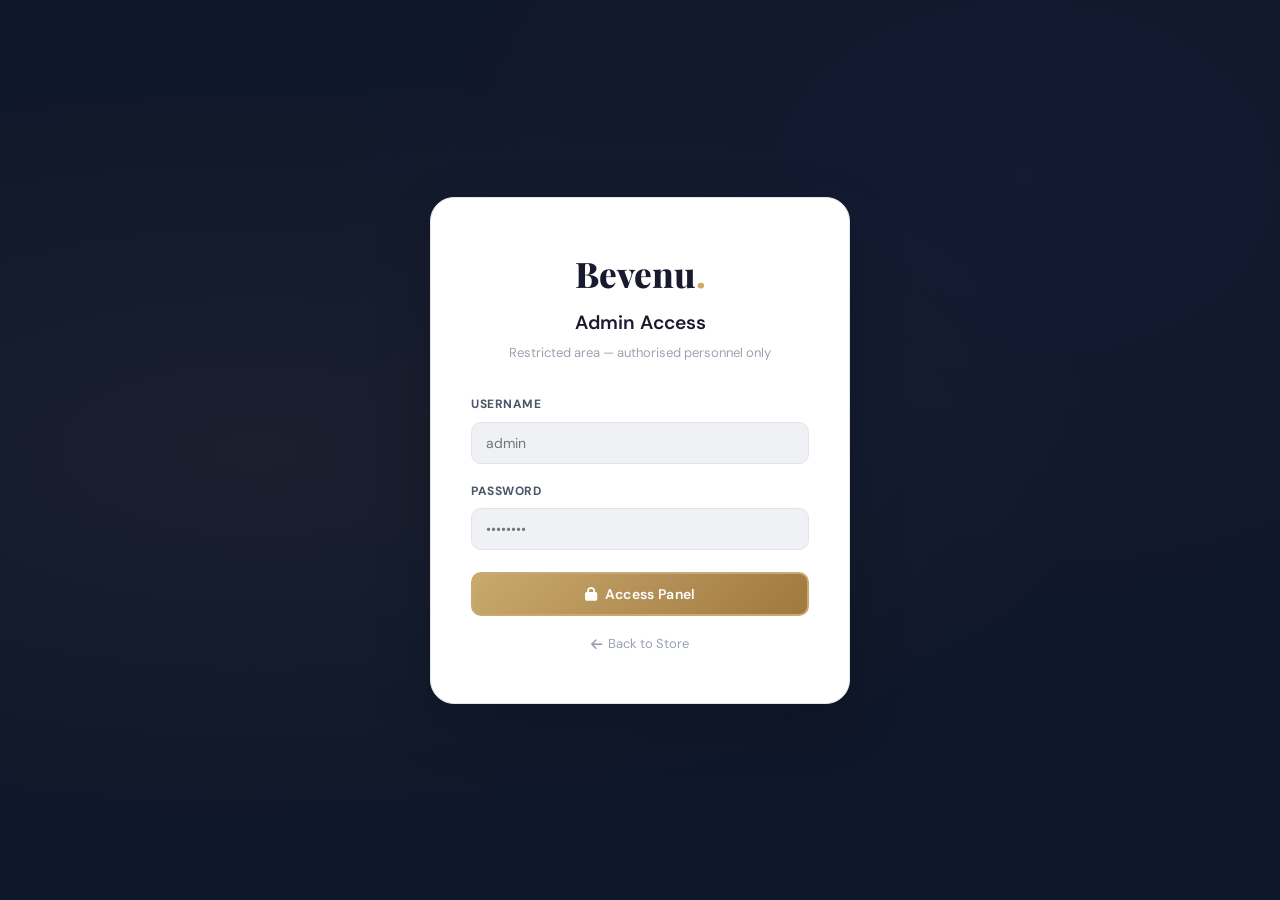
<file: admin.html>
<!DOCTYPE html>
<html lang="en" data-theme="light">
<head>
  <meta charset="UTF-8" />
  <meta name="viewport" content="width=device-width, initial-scale=1.0" />
  <title>Admin Panel — Bevenu</title> <!-- ADMINS : Paras & Dhrupad -->
  <link rel="icon" type="image/svg+xml" href="data:image/svg+xml,%3Csvg xmlns='http://www.w3.org/2000/svg' viewBox='0 0 100 100'%3E%3Crect width='100' height='100' rx='24' fill='%230F172A'/%3E%3Cpath d='M50 15 C 44 15 40 22 40 30 C 40 38 50 45 50 45 C 50 45 60 38 60 30 C 60 22 56 15 50 15 Z' fill='%23E11D48'/%3E%3Crect x='20' y='42' width='60' height='4' rx='2' fill='%23FFFFFF'/%3E%3Cpath d='M25 50 L75 50 L85 88 A 8 8 0 0 1 75 94 L25 94 A 8 8 0 0 1 15 88 Z' fill='%23FFFFFF'/%3E%3Cpath d='M35 50 V 35 C 35 25 65 25 65 35 V 50' stroke='%23E11D48' stroke-width='4' fill='none' stroke-linecap='round'/%3E%3Cpath d='M50 82 C 50 82 40 72 40 64 C 40 58 46 54 50 58 C 54 54 60 58 60 64 C 60 72 50 82 50 82 Z' fill='%23E11D48'/%3E%3C/svg%3E">
  <meta name="description" content="Bevenu Admin Panel — Manage products, orders, inventory and users.">
  <link rel="stylesheet" href="styles.css" />
  <link href="https://fonts.googleapis.com/css2?family=DM+Sans:ital,opsz,wght@0,9..40,300;0,9..40,400;0,9..40,500;0,9..40,600;0,9..40,700;1,9..40,400&family=Playfair+Display:wght@600;700;800&family=JetBrains+Mono:wght@400;600&display=swap" rel="stylesheet" />
  <link rel="stylesheet" href="https://cdnjs.cloudflare.com/ajax/libs/font-awesome/6.5.0/css/all.min.css" />

  <style>
    *, *::before, *::after { box-sizing: border-box; margin: 0; padding: 0; }
    :root {
      --primary: #1a1a2e;
      --accent: #c9a96e;
      --accent-dark: #a07840;
      --accent-light: #e8d5b0;
      --bg: #f4f5f7;
      --bg-card: #ffffff;
      --bg-secondary: #f0f1f5;
      --border: #e2e4ea;
      --border-light: #eef0f4;
      --text: #1a1a2e;
      --text-secondary: #4a5568;
      --text-muted: #9aa3b0;
      --success: #10b981;
      --warning: #f59e0b;
      --error: #ef4444;
      --info: #3b82f6;
      --purple: #8b5cf6;
      --pink: #ec4899;
      --sidebar-bg: #0f172a;
      --sidebar-text: rgba(255,255,255,0.75);
      --sidebar-hover: rgba(255,255,255,0.08);
      --sidebar-active: #c9a96e;
      --shadow-sm: 0 1px 3px rgba(0,0,0,0.06), 0 1px 2px rgba(0,0,0,0.04);
      --shadow-md: 0 4px 16px rgba(0,0,0,0.08);
      --shadow-lg: 0 10px 40px rgba(0,0,0,0.12);
      --shadow-xl: 0 20px 60px rgba(0,0,0,0.16);
      --radius-sm: 6px;
      --radius-md: 10px;
      --radius-lg: 16px;
      --radius-xl: 24px;
      --transition: all 0.25s cubic-bezier(0.4,0,0.2,1);
    }
    [data-theme="dark"] {
      --bg: #0a0a0f;
      --bg-card: #13131a;
      --bg-secondary: #1a1a24;
      --border: #252535;
      --border-light: #1e1e2e;
      --text: #f0f0f5;
      --text-secondary: #9090a8;
      --text-muted: #55556a;
      --sidebar-bg: #0d0d14;
      --sidebar-hover: rgba(255,255,255,0.05);
    }

    html, body { height: 100%; font-family: 'DM Sans', sans-serif; background: var(--bg); color: var(--text); }


    #toast-container { position: fixed; top: 20px; right: 20px; z-index: 9999; display: flex; flex-direction: column; gap: 10px; }
    .toast {
      display: flex; align-items: center; gap: 12px;
      padding: 14px 18px; border-radius: var(--radius-md);
      background: var(--bg-card); box-shadow: var(--shadow-lg);
      border-left: 4px solid var(--accent); min-width: 280px;
      font-size: 14px; font-weight: 500;
      animation: toastIn 0.3s ease, toastOut 0.3s ease 2.7s forwards;
    }
    .toast.success { border-color: var(--success); }
    .toast.error   { border-color: var(--error); }
    .toast.warning { border-color: var(--warning); }
    .toast.info    { border-color: var(--info); }
    .toast-icon { font-size: 16px; }
    .toast.success .toast-icon { color: var(--success); }
    .toast.error   .toast-icon { color: var(--error); }
    .toast.warning .toast-icon { color: var(--warning); }
    .toast.info    .toast-icon { color: var(--info); }
    @keyframes toastIn  { from { opacity:0; transform:translateX(20px); } to { opacity:1; transform:none; } }
    @keyframes toastOut { from { opacity:1; } to { opacity:0; transform:translateX(20px); } }


    .admin-body { display: flex; align-items: stretch; min-height: 100vh; }
    .admin-gate {
      display: flex; align-items: center; justify-content: center;
      min-height: 100vh; width: 100%; padding: 20px;
      background: var(--sidebar-bg);
      background-image: radial-gradient(ellipse at 20% 50%, rgba(201,169,110,0.06) 0%, transparent 60%),
                        radial-gradient(ellipse at 80% 20%, rgba(139,92,246,0.04) 0%, transparent 50%);
    }
    .admin-gate-card {
      background: var(--bg-card); border-radius: var(--radius-xl);
      padding: 48px 40px; width: 100%; max-width: 420px;
      box-shadow: var(--shadow-xl); border: 1px solid var(--border);
      animation: gateIn 0.5s ease;
    }
    @keyframes gateIn { from { opacity:0; transform:translateY(20px); } to { opacity:1; transform:none; } }
    .admin-gate-logo {
      font-family: 'Playfair Display', serif; font-size: 2.2rem; font-weight: 800;
      text-align: center; margin-bottom: 6px; color: var(--text);
    }
    .admin-gate-logo span { color: var(--accent); }
    .admin-gate-card > h2 { text-align: center; font-size: 1.2rem; font-weight: 600; margin-bottom: 4px; }
    .admin-gate-card > p  { text-align: center; color: var(--text-muted); font-size: 13px; margin-bottom: 32px; }
    .form-group { margin-bottom: 18px; }
    .form-group label { display: block; font-size: 12px; font-weight: 700; letter-spacing: 0.5px; text-transform: uppercase; margin-bottom: 7px; color: var(--text-secondary); }
    .input-field {
      width: 100%; padding: 11px 14px; border: 1.5px solid var(--border);
      border-radius: var(--radius-md); background: var(--bg-secondary);
      color: var(--text); font-size: 14px; font-family: 'DM Sans', sans-serif;
      outline: none; transition: var(--transition);
    }
    .input-field:focus { border-color: var(--accent); background: var(--bg-card); box-shadow: 0 0 0 3px rgba(201,169,110,0.12); }
    .btn {
      display: inline-flex; align-items: center; gap: 8px;
      padding: 11px 22px; border-radius: var(--radius-md); font-size: 14px;
      font-weight: 600; cursor: pointer; border: 2px solid transparent;
      transition: var(--transition); font-family: 'DM Sans', sans-serif; white-space: nowrap;
    }
    .btn-primary {
      background: linear-gradient(135deg, var(--accent), var(--accent-dark));
      color: white; border-color: var(--accent);
    }
    .btn-primary:hover { transform:translateY(-1px); box-shadow:0 6px 20px rgba(201,169,110,0.35); filter:brightness(1.05); }
    .btn-primary:disabled { opacity: 0.6; cursor: not-allowed; transform: none; }
    .btn-outline { background: transparent; color: var(--text); border-color: var(--border); }
    .btn-outline:hover { border-color: var(--accent); color: var(--accent); }
    .btn-ghost { background: transparent; color: var(--text-muted); border: none; padding: 8px 12px; }
    .btn-ghost:hover { color: var(--text); background: var(--bg-secondary); }
    .btn-sm { padding: 7px 14px; font-size: 12px; }
    .btn-full { width: 100%; justify-content: center; margin-top: 4px; }
    .back-link { display: flex; align-items: center; gap: 6px; justify-content: center; margin-top: 18px; font-size: 13px; color: var(--text-muted); text-decoration: none; transition: var(--transition); }
    .back-link:hover { color: var(--accent); }


    .admin-panel { display: flex; width: 100%; min-height: 100vh; }


    .admin-sidebar {
      width: 240px; flex-shrink: 0; background: var(--sidebar-bg);
      display: flex; flex-direction: column;
      position: sticky; top: 0; height: 100vh; overflow-y: auto;
    }
    .admin-brand {
      padding: 24px 20px 20px;
      border-bottom: 1px solid rgba(255,255,255,0.07);
      margin-bottom: 12px;
    }
    .admin-brand-logo { font-family: 'Playfair Display', serif; font-size: 1.5rem; font-weight: 800; color: white; display: flex; align-items: baseline; gap: 2px; }
    .admin-brand-logo span { color: var(--accent); }
    .admin-brand sup {
      font-size: 9px; background: var(--accent); color: white; padding: 2px 5px;
      border-radius: 4px; font-weight: 700; letter-spacing: 1px; text-transform: uppercase;
      margin-left: 6px; vertical-align: middle;
    }
    .admin-brand-sub { font-size: 11px; color: rgba(255,255,255,0.3); margin-top: 4px; letter-spacing: 1px; }
    .admin-nav { flex: 1; padding: 0 10px; display: flex; flex-direction: column; gap: 2px; }
    .nav-section-label { font-size: 10px; font-weight: 700; letter-spacing: 1.5px; text-transform: uppercase; color: rgba(255,255,255,0.25); padding: 16px 12px 6px; }
    .admin-nav-btn {
      display: flex; align-items: center; gap: 10px;
      padding: 10px 12px; border-radius: var(--radius-sm);
      font-size: 13.5px; font-weight: 500; color: var(--sidebar-text);
      cursor: pointer; background: none; border: none; width: 100%;
      text-align: left; transition: var(--transition); position: relative;
    }
    .admin-nav-btn i { width: 16px; text-align: center; font-size: 13px; flex-shrink: 0; }
    .admin-nav-btn .nav-badge { margin-left: auto; background: rgba(255,255,255,0.12); color: rgba(255,255,255,0.6); font-size: 10px; font-weight: 700; padding: 2px 7px; border-radius: 999px; }
    .admin-nav-btn:hover { background: var(--sidebar-hover); color: white; }
    .admin-nav-btn.active { background: rgba(201,169,110,0.15); color: var(--accent); font-weight: 600; }
    .admin-nav-btn.active i { color: var(--accent); }
    .admin-nav-btn.active::before { content:''; position:absolute; left:0; top:50%; transform:translateY(-50%); width:3px; height:60%; background:var(--accent); border-radius:0 3px 3px 0; }
    .sidebar-footer { padding: 14px 10px; border-top: 1px solid rgba(255,255,255,0.07); }
    .admin-logout-btn {
      display: flex; align-items: center; gap: 10px;
      padding: 10px 12px; border-radius: var(--radius-sm);
      font-size: 13px; color: rgba(255,255,255,0.4);
      cursor: pointer; background: none; border: none; width: 100%;
      text-align: left; transition: var(--transition);
    }
    .admin-logout-btn:hover { color: var(--error); background: rgba(239,68,68,0.08); }


    .admin-main { flex: 1; overflow: hidden; min-width: 0; display: flex; flex-direction: column; }


    .admin-topbar {
      display: flex; align-items: center; justify-content: space-between;
      padding: 0 28px; height: 60px; background: var(--bg-card);
      border-bottom: 1px solid var(--border);
      position: sticky; top: 0; z-index: 200; flex-shrink: 0;
    }
    .topbar-left { display: flex; align-items: center; gap: 12px; }
    .topbar-breadcrumb { font-size: 12px; color: var(--text-muted); }
    .topbar-breadcrumb span { color: var(--text); font-weight: 600; }
    .topbar-right { display: flex; align-items: center; gap: 8px; }
    .topbar-icon-btn {
      width: 36px; height: 36px; border-radius: var(--radius-md);
      display: flex; align-items: center; justify-content: center;
      background: none; border: none; cursor: pointer;
      color: var(--text-muted); font-size: 15px; transition: var(--transition);
    }
    .topbar-icon-btn:hover { background: var(--bg-secondary); color: var(--text); }
    .admin-user-pill {
      display: flex; align-items: center; gap: 8px;
      padding: 5px 12px 5px 5px; background: var(--bg-secondary);
      border: 1px solid var(--border); border-radius: 999px; font-size: 13px; font-weight: 600;
    }
    .admin-user-avatar {
      width: 26px; height: 26px; border-radius: 50%;
      background: linear-gradient(135deg, var(--accent), var(--accent-dark));
      color: white; display: flex; align-items: center; justify-content: center;
      font-size: 11px; font-weight: 700;
    }
    .live-time { font-family: 'JetBrains Mono', monospace; font-size: 12px; color: var(--text-muted); }


    .admin-content { flex: 1; overflow-y: auto; padding: 24px 28px; }
    .admin-section { display: none; }
    .admin-section.active { display: block; animation: fadeIn 0.2s ease; }
    @keyframes fadeIn { from { opacity:0; transform:translateY(6px); } to { opacity:1; transform:none; } }

    .section-hdr {
      display: flex; align-items: center; justify-content: space-between;
      margin-bottom: 22px; flex-wrap: wrap; gap: 12px;
    }
    .section-hdr-left h2 { font-family: 'Playfair Display', serif; font-size: 1.4rem; font-weight: 700; margin-bottom: 2px; }
    .section-hdr-left p { font-size: 13px; color: var(--text-muted); }
    .section-hdr-right { display: flex; align-items: center; gap: 8px; }


    .stats-grid {
      display: grid; grid-template-columns: repeat(4, 1fr);
      gap: 16px; margin-bottom: 24px;
    }
    .stat-card {
      background: var(--bg-card); border-radius: var(--radius-lg);
      border: 1px solid var(--border); padding: 20px;
      transition: var(--transition); cursor: default; position: relative; overflow: hidden;
    }
    .stat-card:hover { transform: translateY(-2px); box-shadow: var(--shadow-md); }
    .stat-card::after {
      content: ''; position: absolute; top: 0; right: 0;
      width: 80px; height: 80px; border-radius: 0 var(--radius-lg) 0 80px;
      opacity: 0.06;
    }
    .stat-card.blue::after   { background: var(--info); }
    .stat-card.green::after  { background: var(--success); }
    .stat-card.gold::after   { background: var(--accent); }
    .stat-card.purple::after { background: var(--purple); }
    .stat-card.pink::after   { background: var(--pink); }
    .stat-card.red::after    { background: var(--error); }
    .stat-top { display: flex; align-items: flex-start; justify-content: space-between; margin-bottom: 14px; }
    .stat-icon-wrap {
      width: 44px; height: 44px; border-radius: var(--radius-md);
      display: flex; align-items: center; justify-content: center; font-size: 18px; flex-shrink: 0;
    }
    .stat-card.blue   .stat-icon-wrap { background: rgba(59,130,246,0.1);  color: var(--info); }
    .stat-card.green  .stat-icon-wrap { background: rgba(16,185,129,0.1);  color: var(--success); }
    .stat-card.gold   .stat-icon-wrap { background: rgba(201,169,110,0.12); color: var(--accent); }
    .stat-card.purple .stat-icon-wrap { background: rgba(139,92,246,0.1);  color: var(--purple); }
    .stat-card.pink   .stat-icon-wrap { background: rgba(236,72,153,0.1);  color: var(--pink); }
    .stat-card.red    .stat-icon-wrap { background: rgba(239,68,68,0.1);   color: var(--error); }
    .stat-trend { font-size: 11px; font-weight: 700; padding: 3px 8px; border-radius: 999px; }
    .stat-trend.up   { background: rgba(16,185,129,0.1);  color: var(--success); }
    .stat-trend.down { background: rgba(239,68,68,0.1);   color: var(--error); }
    .stat-trend.neu  { background: var(--bg-secondary);   color: var(--text-muted); }
    .stat-value { font-size: 2rem; font-weight: 800; line-height: 1; margin-bottom: 4px; font-family: 'Playfair Display', serif; }
    .stat-label { font-size: 13px; color: var(--text-muted); font-weight: 500; }
    .stat-sub   { font-size: 11px; color: var(--text-muted); margin-top: 6px; }


    .dash-grid-2 { display: grid; grid-template-columns: 1fr 1fr; gap: 16px; margin-top: 16px; }
    .dash-grid-3 { display: grid; grid-template-columns: 1.4fr 1fr; gap: 16px; margin-top: 16px; }
    .card {
      background: var(--bg-card); border: 1px solid var(--border);
      border-radius: var(--radius-lg); overflow: hidden;
    }
    .card-hdr {
      display: flex; align-items: center; justify-content: space-between;
      padding: 16px 20px; border-bottom: 1px solid var(--border-light);
    }
    .card-hdr h3 { font-size: 14px; font-weight: 700; display: flex; align-items: center; gap: 8px; }
    .card-hdr h3 i { color: var(--accent); }
    .card-body { padding: 16px 20px; }


    .mini-chart { display: flex; align-items: flex-end; gap: 6px; height: 60px; }
    .mini-bar-wrap { flex: 1; display: flex; flex-direction: column; align-items: center; gap: 4px; }
    .mini-bar {
      width: 100%; background: linear-gradient(to top, var(--accent), var(--accent-light));
      border-radius: 3px 3px 0 0; transition: height 0.6s ease; min-height: 4px;
      position: relative;
    }
    .mini-bar:hover { filter: brightness(1.15); }
    .mini-bar-label { font-size: 9px; color: var(--text-muted); font-weight: 600; }


    .donut-wrap { display: flex; align-items: center; gap: 20px; }
    .donut-svg { flex-shrink: 0; }
    .donut-legend { display: flex; flex-direction: column; gap: 8px; flex: 1; }
    .donut-item { display: flex; align-items: center; gap: 8px; font-size: 12px; }
    .donut-dot { width: 8px; height: 8px; border-radius: 50%; flex-shrink: 0; }
    .donut-item span:last-child { margin-left: auto; font-weight: 700; font-size: 13px; }


    .top-product-row {
      display: flex; align-items: center; gap: 12px;
      padding: 10px 0; border-bottom: 1px solid var(--border-light);
    }
    .top-product-row:last-child { border-bottom: none; }
    .top-product-rank { font-size: 12px; font-weight: 800; color: var(--text-muted); width: 20px; text-align: center; flex-shrink: 0; }
    .top-product-rank.gold-rank   { color: #f59e0b; }
    .top-product-rank.silver-rank { color: #94a3b8; }
    .top-product-rank.bronze-rank { color: #d97706; }
    .top-product-img { width: 38px; height: 38px; border-radius: var(--radius-sm); display: flex; align-items: center; justify-content: center; font-size: 16px; color: rgba(0,0,0,0.25); flex-shrink: 0; }
    .top-product-info { flex: 1; min-width: 0; }
    .top-product-info .tpi-name { font-size: 13px; font-weight: 600; white-space: nowrap; overflow: hidden; text-overflow: ellipsis; }
    .top-product-info .tpi-cat  { font-size: 11px; color: var(--text-muted); }
    .top-product-sales { text-align: right; flex-shrink: 0; }
    .top-product-sales .tps-val { font-size: 13px; font-weight: 700; }
    .top-product-sales .tps-qty { font-size: 11px; color: var(--text-muted); }
    .progress-bar-wrap { margin-top: 4px; }
    .progress-bar { height: 3px; border-radius: 99px; background: var(--border); position: relative; }
    .progress-bar-fill { height: 100%; border-radius: 99px; background: linear-gradient(90deg, var(--accent), var(--accent-dark)); transition: width 0.8s ease; }


    .activity-row {
      display: flex; align-items: flex-start; gap: 12px;
      padding: 10px 0; border-bottom: 1px solid var(--border-light);
    }
    .activity-row:last-child { border-bottom: none; }
    .activity-icon {
      width: 32px; height: 32px; border-radius: 50%;
      display: flex; align-items: center; justify-content: center;
      font-size: 12px; flex-shrink: 0; margin-top: 1px;
    }
    .activity-icon.order  { background: rgba(16,185,129,0.1);  color: var(--success); }
    .activity-icon.user   { background: rgba(59,130,246,0.1);  color: var(--info); }
    .activity-icon.product{ background: rgba(201,169,110,0.1); color: var(--accent); }
    .activity-icon.stock  { background: rgba(239,68,68,0.1);   color: var(--error); }
    .activity-text { flex: 1; }
    .activity-text strong { font-size: 13px; font-weight: 600; display: block; }
    .activity-text small  { font-size: 12px; color: var(--text-muted); }
    .activity-time { font-size: 11px; color: var(--text-muted); white-space: nowrap; margin-top: 2px; }

    .inventory-summary-grid {
      display: grid; grid-template-columns: repeat(3, 1fr); gap: 12px; margin-bottom: 20px;
    }
    .inv-summary-card {
      background: var(--bg-card); border: 1px solid var(--border); border-radius: var(--radius-md);
      padding: 16px; display: flex; align-items: center; gap: 14px;
    }
    .inv-summary-icon { width: 40px; height: 40px; border-radius: var(--radius-md); display: flex; align-items: center; justify-content: center; font-size: 16px; flex-shrink: 0; }
    .inv-summary-label { font-size: 12px; color: var(--text-muted); font-weight: 500; }
    .inv-summary-val { font-size: 1.4rem; font-weight: 800; line-height: 1.2; }
    .inv-summary-sub  { font-size: 11px; color: var(--text-muted); }

    .stock-health-bar { display: flex; height: 8px; border-radius: 999px; overflow: hidden; gap: 2px; margin: 8px 0; }
    .shb-seg { border-radius: 3px; transition: flex 0.6s ease; }
    .shb-good   { background: var(--success); }
    .shb-low    { background: var(--warning); }
    .shb-out    { background: var(--error); }
    .shb-legend { display: flex; gap: 16px; }
    .shb-legend-item { display: flex; align-items: center; gap: 5px; font-size: 11px; color: var(--text-muted); }
    .shb-legend-dot { width: 8px; height: 8px; border-radius: 50%; }


    .table-wrapper { border-radius: var(--radius-lg); border: 1px solid var(--border); overflow: hidden; }
    .admin-table { width: 100%; border-collapse: collapse; font-size: 13px; }
    .admin-table thead tr { background: var(--bg-secondary); }
    .admin-table th {
      padding: 12px 16px; text-align: left; font-size: 11px; font-weight: 700;
      text-transform: uppercase; letter-spacing: 0.6px; color: var(--text-muted);
      border-bottom: 1px solid var(--border); white-space: nowrap;
    }
    .admin-table td { padding: 13px 16px; border-bottom: 1px solid var(--border-light); vertical-align: middle; }
    .admin-table tr:last-child td { border-bottom: none; }
    .admin-table tbody tr { transition: var(--transition); }
    .admin-table tbody tr:hover td { background: var(--bg-secondary); }

 
    .tbl-product-cell { display: flex; align-items: center; gap: 12px; }
    .tbl-img { width: 40px; height: 40px; border-radius: var(--radius-sm); display: flex; align-items: center; justify-content: center; font-size: 16px; color: rgba(0,0,0,0.2); flex-shrink: 0; }
    .tbl-product-name { font-weight: 600; font-size: 13px; }
    .tbl-product-id { font-size: 11px; color: var(--text-muted); font-family: 'JetBrains Mono', monospace; }
    .cat-pill {
      display: inline-flex; align-items: center; gap: 4px;
      padding: 3px 9px; border-radius: 999px; font-size: 11px; font-weight: 700; text-transform: capitalize;
    }
    .cat-pill.women      { background: rgba(236,72,153,0.1);  color: var(--pink); }
    .cat-pill.men        { background: rgba(59,130,246,0.1);  color: var(--info); }
    .cat-pill.kids       { background: rgba(251,191,36,0.1);  color: var(--warning); }
    .cat-pill.accessories{ background: rgba(139,92,246,0.1);  color: var(--purple); }
    .size-chips { display: flex; gap: 4px; flex-wrap: wrap; }
    .size-chip { padding: 2px 7px; border: 1px solid var(--border); border-radius: 4px; font-size: 10px; font-weight: 700; color: var(--text-secondary); background: var(--bg-secondary); }
    .stock-cell { display: flex; flex-direction: column; gap: 3px; min-width: 90px; }
    .stock-num { font-size: 14px; font-weight: 700; }
    .stock-num.stock-ok  { color: var(--success); }
    .stock-num.stock-low { color: var(--warning); }
    .stock-num.stock-out { color: var(--error); }
    .stock-mini-bar { height: 3px; border-radius: 99px; background: var(--border); }
    .stock-mini-fill { height: 100%; border-radius: 99px; transition: width 0.6s ease; }
    .stock-mini-fill.ok  { background: var(--success); }
    .stock-mini-fill.low { background: var(--warning); }
    .stock-mini-fill.out { background: var(--error); }
    .badge-pill {
      display: inline-block; padding: 3px 9px; border-radius: 999px;
      font-size: 10px; font-weight: 700; letter-spacing: 0.3px; text-transform: uppercase;
    }
    .badge-pill.trending { background: rgba(251,191,36,0.12); color: #d97706; }
    .badge-pill.new      { background: rgba(201,169,110,0.12); color: var(--accent-dark); }
    .table-actions { display: flex; gap: 6px; }
    .tbl-btn {
      width: 30px; height: 30px; border-radius: var(--radius-sm);
      display: flex; align-items: center; justify-content: center;
      font-size: 12px; cursor: pointer; border: 1.5px solid var(--border);
      background: var(--bg-card); transition: var(--transition);
    }
    .tbl-btn.edit:hover   { border-color: var(--info);  color: var(--info);  background: rgba(59,130,246,0.06); }
    .tbl-btn.del:hover    { border-color: var(--error); color: var(--error); background: rgba(239,68,68,0.06); }
    .tbl-btn.stock:hover  { border-color: var(--success); color: var(--success); background: rgba(16,185,129,0.06); }
    .tbl-btn.view:hover   { border-color: var(--accent); color: var(--accent); background: rgba(201,169,110,0.06); }
    .order-id-mono { font-family: 'JetBrains Mono', monospace; font-size: 12px; background: var(--bg-secondary); padding: 3px 8px; border-radius: 5px; }

 
    .status-pill {
      display: inline-flex; align-items: center; gap: 5px;
      padding: 4px 10px; border-radius: 999px; font-size: 11px; font-weight: 700;
    }
    .status-pill::before { content:''; width:6px; height:6px; border-radius:50%; background:currentColor; }
    .status-pill.confirmed { background: rgba(16,185,129,0.1);  color: var(--success); }
    .status-pill.pending   { background: rgba(245,158,11,0.1);  color: var(--warning); }
    .status-pill.shipped   { background: rgba(59,130,246,0.1);  color: var(--info); }
    .status-pill.cancelled { background: rgba(239,68,68,0.1);   color: var(--error); }
    .status-pill.delivered { background: rgba(139,92,246,0.1);  color: var(--purple); }
    .payment-pill {
      display: inline-flex; align-items: center; gap: 5px;
      padding: 3px 9px; border-radius: 999px; font-size: 11px; font-weight: 700;
      background: var(--bg-secondary); color: var(--text-secondary);
    }


    .order-detail-overlay {
      position: fixed; inset: 0; background: rgba(0,0,0,0.5);
      z-index: 3000; display: flex; align-items: center; justify-content: center;
      opacity: 0; pointer-events: none; transition: var(--transition);
    }
    .order-detail-overlay.active { opacity: 1; pointer-events: all; }
    .order-detail-panel {
      background: var(--bg-card); border-radius: var(--radius-xl);
      width: 680px; max-width: 96vw; max-height: 90vh; overflow-y: auto;
      box-shadow: var(--shadow-xl); transform: scale(0.95);
      transition: var(--transition); display: flex; flex-direction: column;
    }
    .order-detail-overlay.active .order-detail-panel { transform: scale(1); }
    .odp-header {
      display: flex; align-items: center; justify-content: space-between;
      padding: 22px 28px; border-bottom: 1px solid var(--border);
      position: sticky; top: 0; background: var(--bg-card); z-index: 10;
    }
    .odp-header h3 { font-family: 'Playfair Display', serif; font-size: 1.2rem; }
    .odp-close { width: 34px; height: 34px; border-radius: 50%; background: var(--bg-secondary); border: none; cursor: pointer; display: flex; align-items: center; justify-content: center; transition: var(--transition); }
    .odp-close:hover { background: var(--error); color: white; }
    .odp-body { padding: 24px 28px; display: flex; flex-direction: column; gap: 22px; }
    .odp-section-title { font-size: 12px; font-weight: 700; text-transform: uppercase; letter-spacing: 1px; color: var(--text-muted); margin-bottom: 12px; }
    .odp-info-grid { display: grid; grid-template-columns: 1fr 1fr; gap: 14px; }
    .odp-info-item label { font-size: 11px; color: var(--text-muted); font-weight: 600; display: block; margin-bottom: 3px; }
    .odp-info-item span  { font-size: 14px; font-weight: 600; }
    .odp-items-table { width: 100%; border-collapse: collapse; font-size: 13px; }
    .odp-items-table th { padding: 9px 12px; text-align: left; font-size: 11px; font-weight: 700; text-transform: uppercase; color: var(--text-muted); background: var(--bg-secondary); border-bottom: 1px solid var(--border); }
    .odp-items-table td { padding: 12px 12px; border-bottom: 1px solid var(--border-light); vertical-align: middle; }
    .odp-items-table tr:last-child td { border-bottom: none; }
    .odp-item-img { width: 38px; height: 38px; border-radius: var(--radius-sm); display: flex; align-items: center; justify-content: center; font-size: 14px; color: rgba(0,0,0,0.2); flex-shrink: 0; }
    .odp-totals { background: var(--bg-secondary); border-radius: var(--radius-md); padding: 16px; }
    .odp-total-row { display: flex; justify-content: space-between; align-items: center; padding: 5px 0; font-size: 14px; }
    .odp-total-row.grand { border-top: 1px solid var(--border); margin-top: 8px; padding-top: 12px; font-size: 16px; font-weight: 800; }
    .odp-status-select { padding: 6px 12px; border: 1.5px solid var(--border); border-radius: var(--radius-sm); font-family: inherit; font-size: 13px; font-weight: 600; background: var(--bg-card); color: var(--text); cursor: pointer; outline: none; transition: var(--transition); }
    .odp-status-select:focus { border-color: var(--accent); }


    .stock-modal-overlay {
      position: fixed; inset: 0; background: rgba(0,0,0,0.5);
      z-index: 3000; display: flex; align-items: center; justify-content: center;
      opacity: 0; pointer-events: none; transition: var(--transition);
    }
    .stock-modal-overlay.active { opacity: 1; pointer-events: all; }
    .stock-modal {
      background: var(--bg-card); border-radius: var(--radius-xl);
      width: 380px; max-width: 96vw; padding: 28px;
      box-shadow: var(--shadow-xl); transform: scale(0.95); transition: var(--transition);
    }
    .stock-modal-overlay.active .stock-modal { transform: scale(1); }
    .stock-modal h3 { font-family: 'Playfair Display', serif; font-size: 1.1rem; margin-bottom: 6px; }
    .stock-modal p  { font-size: 13px; color: var(--text-muted); margin-bottom: 20px; }
    .stock-adjust-row { display: flex; gap: 8px; align-items: center; }
    .stock-adjust-btn {
      width: 38px; height: 38px; border-radius: var(--radius-sm);
      background: var(--bg-secondary); border: 1.5px solid var(--border);
      font-size: 16px; cursor: pointer; display: flex; align-items: center; justify-content: center; transition: var(--transition);
    }
    .stock-adjust-btn:hover { border-color: var(--accent); color: var(--accent); }
    .stock-val-input { flex: 1; text-align: center; font-size: 1.3rem; font-weight: 800; font-family: 'Playfair Display', serif; }
    .stock-presets { display: flex; gap: 8px; flex-wrap: wrap; margin-top: 14px; }
    .stock-preset-btn { padding: 5px 12px; border: 1.5px solid var(--border); border-radius: var(--radius-sm); font-size: 12px; font-weight: 700; cursor: pointer; background: var(--bg-secondary); transition: var(--transition); }
    .stock-preset-btn:hover { border-color: var(--accent); color: var(--accent); }


    .tbl-toolbar {
      display: flex; align-items: center; justify-content: space-between;
      margin-bottom: 16px; flex-wrap: wrap; gap: 10px;
    }
    .tbl-toolbar-left  { display: flex; align-items: center; gap: 10px; flex-wrap: wrap; }
    .tbl-toolbar-right { display: flex; align-items: center; gap: 8px; }
    .search-box {
      display: flex; align-items: center; gap: 8px;
      padding: 8px 14px; border: 1.5px solid var(--border);
      border-radius: var(--radius-md); background: var(--bg-card);
      color: var(--text-muted); font-size: 13px; min-width: 200px;
    }
    .search-box input { flex: 1; border: none; outline: none; background: none; color: var(--text); font-size: 13px; font-family: 'DM Sans', sans-serif; }
    .filter-pill {
      padding: 6px 14px; border: 1.5px solid var(--border);
      border-radius: var(--radius-md); background: var(--bg-card);
      font-size: 12px; font-weight: 600; cursor: pointer; transition: var(--transition);
      color: var(--text-secondary);
    }
    .filter-pill:hover, .filter-pill.active { border-color: var(--accent); color: var(--accent); background: rgba(201,169,110,0.06); }
    .results-label { font-size: 12px; color: var(--text-muted); font-weight: 500; }

    /* === ADD/EDIT PRODUCT FORM === */
    .product-form-layout { display: grid; grid-template-columns: 1fr 300px; gap: 20px; align-items: start; }
    .form-card { background: var(--bg-card); border: 1px solid var(--border); border-radius: var(--radius-lg); padding: 24px; }
    .form-section-title { font-size: 11px; font-weight: 700; letter-spacing: 1px; text-transform: uppercase; color: var(--text-muted); margin-bottom: 16px; padding-bottom: 10px; border-bottom: 1px solid var(--border-light); }
    .form-grid-2 { display: grid; grid-template-columns: 1fr 1fr; gap: 16px; margin-bottom: 16px; }
    .form-grid-3 { display: grid; grid-template-columns: 1fr 1fr 1fr; gap: 16px; margin-bottom: 16px; }
    .form-group-inline label { font-size: 12px; font-weight: 700; margin-bottom: 6px; display: block; text-transform: uppercase; letter-spacing: 0.4px; color: var(--text-secondary); }
    .size-toggle-group { display: flex; flex-wrap: wrap; gap: 7px; }
    .size-toggle-btn {
      padding: 7px 13px; border: 1.5px solid var(--border); border-radius: var(--radius-sm);
      font-size: 12px; font-weight: 700; cursor: pointer; background: var(--bg-secondary);
      transition: var(--transition); color: var(--text-secondary);
    }
    .size-toggle-btn.selected { background: var(--accent); border-color: var(--accent); color: white; }
    .checkbox-row { display: flex; align-items: center; gap: 9px; font-size: 13px; cursor: pointer; font-weight: 500; }
    .checkbox-row input { width: 15px; height: 15px; accent-color: var(--accent); cursor: pointer; }
    .color-preview { width: 36px; height: 36px; border-radius: var(--radius-sm); border: 2px solid var(--border); flex-shrink: 0; cursor: pointer; }
    .color-row { display: flex; gap: 8px; align-items: center; }
    .product-preview-card {
      background: var(--bg-secondary); border-radius: var(--radius-md);
      padding: 20px; text-align: center; border: 1px dashed var(--border); margin-bottom: 16px;
    }
    .preview-img { width: 100%; aspect-ratio: 3/4; border-radius: var(--radius-md); display: flex; align-items: center; justify-content: center; font-size: 3rem; color: rgba(0,0,0,0.15); margin-bottom: 12px; }
    .preview-name { font-weight: 700; font-size: 14px; margin-bottom: 4px; }
    .preview-price { color: var(--accent); font-weight: 800; font-size: 1.1rem; }
    .textarea-field { resize: vertical; min-height: 80px; }

    /* === DELETE MODAL === */
    .modal-overlay {
      position: fixed; inset: 0; background: rgba(0,0,0,0.5);
      z-index: 4000; display: flex; align-items: center; justify-content: center;
      opacity: 0; pointer-events: none; transition: var(--transition);
    }
    .modal-overlay.active { opacity: 1; pointer-events: all; }
    .modal {
      background: var(--bg-card); border-radius: var(--radius-xl);
      width: 400px; max-width: 96vw; box-shadow: var(--shadow-xl);
      transform: scale(0.95); transition: var(--transition); overflow: hidden;
    }
    .modal-overlay.active .modal { transform: scale(1); }
    .modal-header { display: flex; align-items: center; justify-content: space-between; padding: 20px 24px; border-bottom: 1px solid var(--border); }
    .modal-header h3 { font-family: 'Playfair Display', serif; font-size: 1.1rem; }
    .modal-header button { width: 30px; height: 30px; border-radius: 50%; background: var(--bg-secondary); border: none; cursor: pointer; display: flex; align-items: center; justify-content: center; transition: var(--transition); }
    .modal-header button:hover { background: var(--error); color: white; }
    .modal-body { padding: 24px; }
    .delete-warning-icon { font-size: 3rem; color: var(--error); text-align: center; margin-bottom: 16px; }
    .modal-actions { display: flex; gap: 10px; margin-top: 20px; }

    /* === USERS === */
    .user-cell { display: flex; align-items: center; gap: 10px; }
    .user-avatar { width: 34px; height: 34px; border-radius: 50%; background: linear-gradient(135deg, var(--accent), var(--accent-dark)); color: white; display: flex; align-items: center; justify-content: center; font-size: 12px; font-weight: 700; flex-shrink: 0; }
    .user-name { font-weight: 600; font-size: 13px; }
    .user-email { font-size: 11px; color: var(--text-muted); }

    /* === PAGINATION === */
    .tbl-pagination { display: flex; align-items: center; justify-content: space-between; padding: 14px 20px; border-top: 1px solid var(--border); font-size: 12px; color: var(--text-muted); }
    .page-btns { display: flex; gap: 4px; }
    .page-btn { width: 30px; height: 30px; border-radius: var(--radius-sm); border: 1.5px solid var(--border); background: var(--bg-card); font-size: 12px; font-weight: 700; cursor: pointer; display: flex; align-items: center; justify-content: center; transition: var(--transition); color: var(--text-secondary); }
    .page-btn:hover, .page-btn.active { background: var(--accent); border-color: var(--accent); color: white; }

    /* === THEME TOGGLE === */
    #theme-toggle { background: none; border: none; }

    /* === RESPONSIVE === */
    @media (max-width: 1100px) {
      .stats-grid { grid-template-columns: repeat(2, 1fr); }
      .dash-grid-3 { grid-template-columns: 1fr; }
      .product-form-layout { grid-template-columns: 1fr; }
    }
    @media (max-width: 768px) {
      .admin-sidebar { display: none; }
      .admin-main { width: 100%; }
      .stats-grid { grid-template-columns: 1fr 1fr; }
      .dash-grid-2 { grid-template-columns: 1fr; }
      .admin-content { padding: 16px; }
      .inventory-summary-grid { grid-template-columns: 1fr 1fr; }
      .odp-info-grid { grid-template-columns: 1fr; }
      .form-grid-2, .form-grid-3 { grid-template-columns: 1fr; }
    }
  </style>
</head>
<body class="admin-body">
<div id="toast-container"></div>
<div class="admin-gate" id="admin-gate">
  <div class="admin-gate-card">
    <div class="admin-gate-logo">Bevenu<span>.</span></div>
    <h2>Admin Access</h2>
    <p>Restricted area — authorised personnel only</p>
    <div class="form-group">
      <label>Username</label>
      <input type="text" id="admin-user" class="input-field" placeholder="admin" autocomplete="username" />
    </div>
    <div class="form-group">
      <label>Password</label>
      <input type="password" id="admin-pass" class="input-field" placeholder="••••••••" autocomplete="current-password"
        onkeydown="if(event.key==='Enter') adminLogin()" />
    </div>
    <button class="btn btn-primary btn-full" onclick="adminLogin()">
      <i class="fas fa-lock"></i> Access Panel
    </button>
    <a href="./index.html" class="back-link"><i class="fas fa-arrow-left"></i> Back to Store</a>
  </div>
</div>

<div class="admin-panel" id="admin-panel" style="display:none;">


  <aside class="admin-sidebar">
    <div class="admin-brand">
      <div class="admin-brand-logo">Bevenu<span>.</span><sup>ADMIN</sup></div>
      <div class="admin-brand-sub">Management Console</div>
    </div>
    <nav class="admin-nav">
      <div class="nav-section-label">Overview</div>
      <button class="admin-nav-btn active" data-section="dashboard" onclick="showSection('dashboard')">
        <i class="fas fa-chart-pie"></i> Dashboard
        <span class="nav-badge" id="nb-orders">0</span>
      </button>

      <div class="nav-section-label">Catalogue</div>
      <button class="admin-nav-btn" data-section="products" onclick="showSection('products')">
        <i class="fas fa-tshirt"></i> Products
        <span class="nav-badge" id="nb-products">0</span>
      </button>
      <button class="admin-nav-btn" data-section="inventory" onclick="showSection('inventory')">
        <i class="fas fa-boxes"></i> Inventory
        <span class="nav-badge" id="nb-low-stock" style="background:rgba(239,68,68,0.2);color:#ef4444">0</span>
      </button>
      <button class="admin-nav-btn" data-section="add-product" onclick="showSection('add-product')">
        <i class="fas fa-plus-circle"></i> Add Product
      </button>

      <div class="nav-section-label">Commerce</div>
      <button class="admin-nav-btn" data-section="orders" onclick="showSection('orders')">
        <i class="fas fa-shopping-bag"></i> Orders
        <span class="nav-badge" id="nb-new-orders">0</span>
      </button>
      <button class="admin-nav-btn" data-section="users" onclick="showSection('users')">
        <i class="fas fa-users"></i> Customers
        <span class="nav-badge" id="nb-users">0</span>
      </button>
    </nav>
    <div class="sidebar-footer">
      <button class="admin-logout-btn" onclick="adminLogout()">
        <i class="fas fa-sign-out-alt"></i> Logout
      </button>
    </div>
  </aside>

  <main class="admin-main">


    <div class="admin-topbar">
      <div class="topbar-left">
        <div class="topbar-breadcrumb">Bevenu Admin / <span id="admin-page-title">Dashboard</span></div>
      </div>
      <div class="topbar-right">
        <div class="live-time" id="live-clock"></div>
        <button class="topbar-icon-btn" id="theme-toggle" title="Toggle theme">
          <i class="fas fa-moon" id="theme-icon"></i>
        </button>
        <div class="admin-user-pill">
          <div class="admin-user-avatar">A</div>
          <span>Admin</span>
        </div>
      </div>
    </div>

    <div class="admin-content">


      <div class="admin-section active" id="section-dashboard">
        <div class="section-hdr">
          <div class="section-hdr-left">
            <h2>Dashboard Overview</h2>
            <p id="dash-date">Loading…</p>
          </div>
          <div class="section-hdr-right">
            <button class="btn btn-outline btn-sm" onclick="loadDashboard()"><i class="fas fa-sync-alt"></i> Refresh</button>
          </div>
        </div>

 
        <div class="stats-grid" id="admin-stats-grid"></div>

 
        <div class="dash-grid-3">
          <div class="card">
            <div class="card-hdr">
              <h3><i class="fas fa-chart-bar"></i> Revenue by Category</h3>
              <span style="font-size:11px;color:var(--text-muted)">All time</span>
            </div>
            <div class="card-body">
              <div class="mini-chart" id="revenue-chart"></div>
            </div>
          </div>
          <div class="card">
            <div class="card-hdr"><h3><i class="fas fa-chart-pie"></i> Category Split</h3></div>
            <div class="card-body">
              <div class="donut-wrap" id="category-donut"></div>
            </div>
          </div>
        </div>

        <div class="dash-grid-2">
          <div class="card">
            <div class="card-hdr">
              <h3><i class="fas fa-fire"></i> Top Products</h3>
              <a onclick="showSection('products')" style="font-size:12px;color:var(--accent);cursor:pointer">View all →</a>
            </div>
            <div class="card-body" id="top-products-list"></div>
          </div>
          <div class="card">
            <div class="card-hdr"><h3><i class="fas fa-bolt"></i> Recent Activity</h3></div>
            <div class="card-body" id="activity-feed"></div>
          </div>
        </div>
      </div>


      <div class="admin-section" id="section-products">
        <div class="section-hdr">
          <div class="section-hdr-left">
            <h2>Products</h2>
            <p id="prod-count-label">Loading…</p>
          </div>
          <div class="section-hdr-right">
            <button class="btn btn-primary" onclick="showSection('add-product')"><i class="fas fa-plus"></i> Add Product</button>
          </div>
        </div>
        <div class="tbl-toolbar">
          <div class="tbl-toolbar-left">
            <div class="search-box">
              <i class="fas fa-search"></i>
              <input type="text" id="admin-product-search" placeholder="Search products…" oninput="filterAdminProducts()" />
            </div>
            <button class="filter-pill active" data-pf="all"   onclick="filterProdCat('all')">All</button>
            <button class="filter-pill" data-pf="women"        onclick="filterProdCat('women')">Women</button>
            <button class="filter-pill" data-pf="men"          onclick="filterProdCat('men')">Men</button>
            <button class="filter-pill" data-pf="kids"         onclick="filterProdCat('kids')">Kids</button>
            <button class="filter-pill" data-pf="accessories"  onclick="filterProdCat('accessories')">Accessories</button>
          </div>
          <div class="tbl-toolbar-right">
            <span class="results-label" id="prod-results-label"></span>
          </div>
        </div>
        <div class="table-wrapper">
          <table class="admin-table">
            <thead>
              <tr>
                <th style="width:44px">#</th>
                <th>Product</th>
                <th>Category</th>
                <th>Price</th>
                <th>Sizes</th>
                <th>Rating</th>
                <th>Stock</th>
                <th>Tags</th>
                <th style="width:110px">Actions</th>
              </tr>
            </thead>
            <tbody id="products-tbody"></tbody>
          </table>
          <div class="tbl-pagination" id="prod-pagination">
            <span id="prod-showing"></span>
            <div class="page-btns" id="prod-page-btns"></div>
          </div>
        </div>
      </div>


      <div class="admin-section" id="section-inventory">
        <div class="section-hdr">
          <div class="section-hdr-left">
            <h2>Inventory Management</h2>
            <p>Real-time stock levels & alerts</p>
          </div>
          <div class="section-hdr-right">
            <button class="btn btn-outline btn-sm" onclick="exportInventoryCSV()"><i class="fas fa-download"></i> Export CSV</button>
            <button class="btn btn-primary btn-sm" onclick="restockAll()"><i class="fas fa-boxes"></i> Bulk Restock</button>
          </div>
        </div>

 
        <div class="inventory-summary-grid" id="inv-summary-grid"></div>

        <div class="card" style="margin-bottom:16px">
          <div class="card-hdr"><h3><i class="fas fa-heartbeat"></i> Stock Health Overview</h3></div>
          <div class="card-body">
            <div class="stock-health-bar" id="stock-health-bar"></div>
            <div class="shb-legend" id="shb-legend"></div>
          </div>
        </div>

        <div class="tbl-toolbar">
          <div class="tbl-toolbar-left">
            <div class="search-box">
              <i class="fas fa-search"></i>
              <input type="text" id="inv-search" placeholder="Search inventory…" oninput="filterInventory()" />
            </div>
            <button class="filter-pill active" data-inv="all"  onclick="filterInvStatus('all')">All</button>
            <button class="filter-pill" data-inv="ok"          onclick="filterInvStatus('ok')">In Stock</button>
            <button class="filter-pill" data-inv="low"         onclick="filterInvStatus('low')"><i class="fas fa-exclamation-triangle" style="color:var(--warning);font-size:10px"></i> Low Stock</button>
            <button class="filter-pill" data-inv="out"         onclick="filterInvStatus('out')"><i class="fas fa-times-circle" style="color:var(--error);font-size:10px"></i> Out of Stock</button>
          </div>
        </div>
        <div class="table-wrapper">
          <table class="admin-table">
            <thead>
              <tr>
                <th>Product</th>
                <th>Category</th>
                <th>SKU</th>
                <th>Stock Qty</th>
                <th>Status</th>
                <th>Price</th>
                <th>Value</th>
                <th>Last Updated</th>
                <th>Actions</th>
              </tr>
            </thead>
            <tbody id="inventory-tbody"></tbody>
          </table>
        </div>
      </div>

      <div class="admin-section" id="section-add-product">
        <div class="section-hdr">
          <div class="section-hdr-left">
            <h2 id="product-form-title">Add New Product</h2>
            <p>Fill in the details below to publish a new product</p>
          </div>
          <div class="section-hdr-right">
            <button class="btn btn-ghost btn-sm" onclick="showSection('products')"><i class="fas fa-arrow-left"></i> Back</button>
          </div>
        </div>
        <input type="hidden" id="edit-product-id" />

        <div class="product-form-layout">
          <div>
            <div class="form-card" style="margin-bottom:16px">
              <div class="form-section-title">Basic Information</div>
              <div class="form-grid-2">
                <div class="form-group-inline">
                  <label>Product Name *</label>
                  <input type="text" id="prod-name" class="input-field" placeholder="e.g. Summer Floral Dress" oninput="updatePreview()" />
                </div>
                <div class="form-group-inline">
                  <label>Category *</label>
                  <select id="prod-cat" class="input-field" onchange="updatePreview()">
                    <option value="">Select Category</option>
                    <option value="women">Women</option>
                    <option value="men">Men</option>
                    <option value="kids">Kids</option>
                    <option value="accessories">Accessories</option>
                  </select>
                </div>
              </div>
              <div class="form-grid-3">
                <div class="form-group-inline">
                  <label>Selling Price (₹) *</label>
                  <input type="number" id="prod-price" class="input-field" placeholder="1499" oninput="updatePreview()" />
                </div>
                <div class="form-group-inline">
                  <label>Original / MRP (₹)</label>
                  <input type="number" id="prod-original-price" class="input-field" placeholder="1999" />
                </div>
                <div class="form-group-inline">
                  <label>Stock Quantity</label>
                  <input type="number" id="prod-stock" class="input-field" placeholder="50" min="0" />
                </div>
              </div>
              <div class="form-grid-2">
                <div class="form-group-inline">
                  <label>Rating (1–5)</label>
                  <input type="number" id="prod-rating" class="input-field" placeholder="4.5" min="1" max="5" step="0.1" />
                </div>
                <div class="form-group-inline">
                  <label>Reviews Count</label>
                  <input type="number" id="prod-reviews" class="input-field" placeholder="120" />
                </div>
              </div>
              <div class="form-group-inline" style="margin-bottom:0">
                <label>Description</label>
                <textarea id="prod-desc" class="input-field textarea-field" rows="3" placeholder="Describe the product…"></textarea>
              </div>
            </div>

            <div class="form-card" style="margin-bottom:16px">
              <div class="form-section-title">Sizes & Appearance</div>
              <div class="form-group-inline" style="margin-bottom:16px">
                <label>Available Sizes</label>
                <div class="size-toggle-group" id="size-toggle-group">
                  <button type="button" class="size-toggle-btn" data-size="XS" onclick="toggleSize(this)">XS</button>
                  <button type="button" class="size-toggle-btn" data-size="S"  onclick="toggleSize(this)">S</button>
                  <button type="button" class="size-toggle-btn" data-size="M"  onclick="toggleSize(this)">M</button>
                  <button type="button" class="size-toggle-btn" data-size="L"  onclick="toggleSize(this)">L</button>
                  <button type="button" class="size-toggle-btn" data-size="XL" onclick="toggleSize(this)">XL</button>
                  <button type="button" class="size-toggle-btn" data-size="XXL" onclick="toggleSize(this)">XXL</button>
                  <button type="button" class="size-toggle-btn" data-size="one-size" onclick="toggleSize(this)">One Size</button>
                </div>
              </div>
              <div class="form-group-inline">
                <label>Colour Tag</label>
                <div class="color-row">
                  <input type="color" id="prod-color" value="#f0e6d3" oninput="syncColorPreview(this.value)" style="width:36px;height:36px;border-radius:8px;border:2px solid var(--border);cursor:pointer;padding:2px;" />
                  <input type="text" id="prod-color-hex" class="input-field" value="#f0e6d3" placeholder="#f0e6d3" style="max-width:120px" oninput="syncColorFromHex(this.value)" />
                  <span style="font-size:12px;color:var(--text-muted)">Used as card background</span>
                </div>
              </div>
            </div>

            <div class="form-card">
              <div class="form-section-title">Visibility & Tags</div>
              <div style="display:flex;gap:24px;flex-wrap:wrap">
                <label class="checkbox-row"><input type="checkbox" id="prod-trending" /> Mark as Trending</label>
                <label class="checkbox-row"><input type="checkbox" id="prod-new-arrival" /> Mark as New Arrival</label>
                <label class="checkbox-row"><input type="checkbox" id="prod-featured" /> Feature on Homepage</label>
              </div>
              <div style="margin-top:20px;display:flex;gap:10px">
                <button class="btn btn-primary" onclick="saveProduct()">
                  <i class="fas fa-save"></i> <span id="save-btn-text">Add Product</span>
                </button>
                <button class="btn btn-outline" onclick="resetProductForm()"><i class="fas fa-times"></i> Reset</button>
              </div>
            </div>
          </div>

          <!-- Right: Preview -->
          <div>
            <div class="form-card" style="position:sticky;top:76px">
              <div class="form-section-title">Live Preview</div>
              <div class="product-preview-card">
                <div class="preview-img" id="preview-img-bg" style="background:#f0e6d3">
                  <i class="fas fa-tshirt"></i>
                </div>
                <div class="preview-name" id="preview-name">Product Name</div>
                <div class="preview-price" id="preview-price">₹0</div>
              </div>
              <div style="font-size:12px;color:var(--text-muted);text-align:center">
                This is how the product card will appear in the storefront
              </div>
            </div>
          </div>
        </div>
      </div>

      <div class="admin-section" id="section-orders">
        <div class="section-hdr">
          <div class="section-hdr-left">
            <h2>Orders</h2>
            <p id="order-count-label">Loading…</p>
          </div>
          <div class="section-hdr-right">
            <button class="btn btn-outline btn-sm" onclick="exportOrdersCSV()"><i class="fas fa-download"></i> Export CSV</button>
          </div>
        </div>
        <div class="tbl-toolbar">
          <div class="tbl-toolbar-left">
            <div class="search-box">
              <i class="fas fa-search"></i>
              <input type="text" id="order-search" placeholder="Search order ID, customer…" oninput="filterOrders()" />
            </div>
            <button class="filter-pill active" data-of="all"        onclick="filterOrderStatus('all')">All</button>
            <button class="filter-pill" data-of="Confirmed"         onclick="filterOrderStatus('Confirmed')">Confirmed</button>
            <button class="filter-pill" data-of="Shipped"           onclick="filterOrderStatus('Shipped')">Shipped</button>
            <button class="filter-pill" data-of="Delivered"         onclick="filterOrderStatus('Delivered')">Delivered</button>
            <button class="filter-pill" data-of="Cancelled"         onclick="filterOrderStatus('Cancelled')">Cancelled</button>
          </div>
          <div class="tbl-toolbar-right">
            <span class="results-label" id="order-results-label"></span>
          </div>
        </div>
        <div class="table-wrapper">
          <table class="admin-table">
            <thead>
              <tr>
                <th>Order #</th>
                <th>Date & Time</th>
                <th>Customer</th>
                <th>Items</th>
                <th>Subtotal</th>
                <th>Discount</th>
                <th>Shipping</th>
                <th>Total</th>
                <th>Payment</th>
                <th>Status</th>
                <th>Actions</th>
              </tr>
            </thead>
            <tbody id="orders-tbody"></tbody>
          </table>
          <div class="tbl-pagination" id="order-pagination">
            <span id="order-showing"></span>
            <div class="page-btns" id="order-page-btns"></div>
          </div>
        </div>
      </div>

      <div class="admin-section" id="section-users">
        <div class="section-hdr">
          <div class="section-hdr-left">
            <h2>Customers</h2>
            <p id="user-count-label">Loading…</p>
          </div>
        </div>
        <div class="tbl-toolbar">
          <div class="tbl-toolbar-left">
            <div class="search-box">
              <i class="fas fa-search"></i>
              <input type="text" id="user-search" placeholder="Search by name or email…" oninput="filterUsers()" />
            </div>
          </div>
        </div>
        <div class="table-wrapper">
          <table class="admin-table">
            <thead>
              <tr>
                <th>#</th>
                <th>Customer</th>
                <th>Email</th>
                <th>Phone</th>
                <th>Orders</th>
                <th>Total Spent</th>
                <th>Joined</th>
                <th>Status</th>
              </tr>
            </thead>
            <tbody id="users-tbody"></tbody>
          </table>
        </div>
      </div>

    </div>
  </main>
</div>


<div class="order-detail-overlay" id="order-detail-overlay">
  <div class="order-detail-panel">
    <div class="odp-header">
      <h3 id="odp-title">Order Details</h3>
      <button class="odp-close" onclick="closeOrderDetail()"><i class="fas fa-times"></i></button>
    </div>
    <div class="odp-body" id="odp-body"></div>
  </div>
</div>

<div class="stock-modal-overlay" id="stock-modal-overlay">
  <div class="stock-modal">
    <div style="display:flex;align-items:center;justify-content:space-between;margin-bottom:6px">
      <h3 id="stock-modal-title">Update Stock</h3>
      <button class="odp-close" onclick="closeStockModal()"><i class="fas fa-times"></i></button>
    </div>
    <p id="stock-modal-sub"></p>
    <div class="form-group-inline">
      <label>New Stock Quantity</label>
      <div class="stock-adjust-row">
        <button class="stock-adjust-btn" onclick="adjustStock(-10)"><i class="fas fa-minus"></i></button>
        <input type="number" id="stock-new-val" class="input-field stock-val-input" min="0" value="0" />
        <button class="stock-adjust-btn" onclick="adjustStock(10)"><i class="fas fa-plus"></i></button>
      </div>
    </div>
    <div class="stock-presets">
      <span style="font-size:11px;color:var(--text-muted);align-self:center">Quick set:</span>
      <button class="stock-preset-btn" onclick="setStock(0)">Out (0)</button>
      <button class="stock-preset-btn" onclick="setStock(10)">Low (10)</button>
      <button class="stock-preset-btn" onclick="setStock(25)">25</button>
      <button class="stock-preset-btn" onclick="setStock(50)">50</button>
      <button class="stock-preset-btn" onclick="setStock(100)">100</button>
    </div>
    <div style="display:flex;gap:10px;margin-top:20px">
      <button class="btn btn-primary" onclick="saveStock()"><i class="fas fa-save"></i> Save Stock</button>
      <button class="btn btn-outline" onclick="closeStockModal()">Cancel</button>
    </div>
  </div>
</div>


<div class="modal-overlay" id="delete-modal">
  <div class="modal">
    <div class="modal-header">
      <h3>Delete Product</h3>
      <button onclick="closeDeleteModal()"><i class="fas fa-times"></i></button>
    </div>
    <div class="modal-body">
      <div class="delete-warning-icon"><i class="fas fa-exclamation-triangle"></i></div>
      <p style="text-align:center;font-weight:600;margin-bottom:8px">Are you sure you want to delete <strong id="delete-product-name">"this product"</strong>?</p>
      <p style="text-align:center;font-size:13px;color:var(--text-muted)">This action cannot be undone. The product will be permanently removed from your store.</p>
      <div class="modal-actions">
        <button class="btn btn-primary" style="background:#ef4444;border-color:#ef4444;flex:1;justify-content:center;" onclick="confirmDelete()"><i class="fas fa-trash"></i> Yes, Delete</button>
        <button class="btn btn-outline" style="flex:1;justify-content:center;" onclick="closeDeleteModal()">Cancel</button>
      </div>
    </div>
  </div>
</div>


<div class="modal-overlay" id="restock-modal">
  <div class="modal">
    <div class="modal-header">
      <h3>Bulk Restock</h3>
      <button onclick="document.getElementById('restock-modal').classList.remove('active')"><i class="fas fa-times"></i></button>
    </div>
    <div class="modal-body">
      <p style="margin-bottom:16px;font-size:14px;color:var(--text-secondary)">Set a stock quantity for all out-of-stock or low-stock products at once.</p>
      <div class="form-group-inline">
        <label>Restock Quantity</label>
        <input type="number" id="restock-qty" class="input-field" value="50" min="1" />
      </div>
      <div class="modal-actions">
        <button class="btn btn-primary" style="flex:1;justify-content:center" onclick="confirmBulkRestock()"><i class="fas fa-boxes"></i> Apply Restock</button>
        <button class="btn btn-outline" onclick="document.getElementById('restock-modal').classList.remove('active')">Cancel</button>
      </div>
    </div>
  </div>
</div>


<script src="script.js"></script>
<script>
const ADMIN_AUTH = {
  WORKER_URL: 'https://bevenu-admin-auth.dhimanparas605.workers.dev',
  COOKIE_NAME: 'bevenu_admin_token',
  SESSION_KEY: 'bevenu_admin_session'
};

let deleteTargetId   = null;
let deleteTargetName = '';
let stockTargetId    = null;
let allProducts      = [];
let allOrders        = [];
let allUsers         = [];
let prodFilter       = 'all';
let invFilter        = 'all';
let orderFilter      = 'all';
let prodPage         = 1;
let orderPage        = 1;
const PER_PAGE       = 10;


document.addEventListener('DOMContentLoaded', () => {
  initTheme();
  startClock();
  checkAdminSession(); 
});

function startClock() {
  const el = document.getElementById('live-clock');
  if (!el) return;
  const update = () => {
    el.textContent = new Date().toLocaleTimeString('en-IN', { hour: '2-digit', minute: '2-digit', second: '2-digit' });
  };
  update();
  setInterval(update, 1000);
}

async function checkAdminSession() {
  try {
    const res = await fetch(`${ADMIN_AUTH.WORKER_URL}/admin/me`, {
      method: 'GET', credentials: 'include'
    });
    if (res.ok) {
      const data = await res.json();
      if (data.success && data.admin) {
        localStorage.setItem(ADMIN_AUTH.SESSION_KEY, JSON.stringify(data.admin));
        showAdminPanel();
      }
    }
  } catch (e) {
    console.log('Admin session check (expected if not logged in)');
  }
}

async function adminLogin() {
  const username = document.getElementById('admin-user').value.trim();
  const password  = document.getElementById('admin-pass').value;
  const btn = document.querySelector('#admin-gate .btn-primary');
  if (!username || !password) { showToast('Enter admin credentials', 'error'); return; }

  const orig = btn.innerHTML;
  btn.disabled = true;
  btn.innerHTML = '<i class="fas fa-spinner fa-spin"></i> Verifying…';

  try {
    const res = await fetch(`${ADMIN_AUTH.WORKER_URL}/admin/login`, {
      method: 'POST',
      headers: { 'Content-Type': 'application/json' },
      credentials: 'include',
      body: JSON.stringify({ username, password })
    });
    const data = await res.json();
    if (!res.ok) throw new Error(data.error || 'Login failed');
    if (data.admin) localStorage.setItem(ADMIN_AUTH.SESSION_KEY, JSON.stringify({ username: data.admin.username, role: data.admin.role }));
    showToast(data.message || 'Welcome, Admin!', 'success');
    showAdminPanel();
  } catch (err) {
    showToast(err.message, 'error');
    btn.disabled = false;
    btn.innerHTML = orig;
  }
}

function showAdminPanel() {
  document.getElementById('admin-gate').style.display  = 'none';
  document.getElementById('admin-panel').style.display = 'flex';
  refreshData();
  loadDashboard();
}

async function adminLogout() {
  try {
    await fetch(`${ADMIN_AUTH.WORKER_URL}/admin/logout`, { method: 'POST', credentials: 'include' });
  } catch (e) { console.warn('Logout request failed', e); }
  localStorage.removeItem(ADMIN_AUTH.SESSION_KEY);
  document.getElementById('admin-gate').style.display  = 'flex';
  document.getElementById('admin-panel').style.display = 'none';
  showToast('Admin logged out', 'info');
}

function getAdminSession() {
  return JSON.parse(localStorage.getItem(ADMIN_AUTH.SESSION_KEY) || 'null');
}


function refreshData() {
  allProducts = getProducts();                                 
  allOrders   = JSON.parse(localStorage.getItem('orders')  || '[]');
  allUsers    = JSON.parse(localStorage.getItem('users')   || '[]');
  updateNavBadges();
}

function updateNavBadges() {
  const lowStock = allProducts.filter(p => {
    const s = getStockForProduct(p); return s !== null && s <= 10;
  }).length;
  setText('nb-products',  allProducts.length);
  setText('nb-orders',    allOrders.length);
  setText('nb-users',     allUsers.length);
  setText('nb-low-stock', lowStock);
  setText('nb-new-orders', allOrders.filter(o => o.status === 'Confirmed').length);
}

function setText(id, val) {
  const el = document.getElementById(id);
  if (el) el.textContent = val;
}


function getStockForProduct(p) {
  const levels = JSON.parse(localStorage.getItem('stockLevels') || '{}');
  if (levels[p.id] !== undefined) return levels[p.id];
  return p.stock ?? null;
}

function setStockForProduct(id, qty) {
  const levels = JSON.parse(localStorage.getItem('stockLevels') || '{}');
  levels[id] = Math.max(0, parseInt(qty) || 0);
  localStorage.setItem('stockLevels', JSON.stringify(levels));

  const cp = JSON.parse(localStorage.getItem('customProducts') || '[]');
  const idx = cp.findIndex(p => p.id === id);
  if (idx >= 0) { cp[idx].stock = levels[id]; localStorage.setItem('customProducts', JSON.stringify(cp)); }
}

function getStockStatus(qty) {
  if (qty === null) return 'ok';        
  if (qty === 0)   return 'out';
  if (qty <= 10)   return 'low';
  return 'ok';
}


function showSection(name) {
  refreshData();
  document.querySelectorAll('.admin-section').forEach(s => s.classList.remove('active'));
  document.querySelectorAll('.admin-nav-btn').forEach(b => b.classList.remove('active'));
  const sec = document.getElementById(`section-${name}`);
  if (sec) sec.classList.add('active');
  const btn = document.querySelector(`[data-section="${name}"]`);
  if (btn) btn.classList.add('active');
  const titles = { dashboard:'Dashboard', products:'Products', inventory:'Inventory', 'add-product':'Add Product', orders:'Orders', users:'Customers' };
  setText('admin-page-title', titles[name] || name);
  const loaders = { dashboard: loadDashboard, products: loadProductsTable, inventory: loadInventory, orders: loadOrdersTable, users: loadUsersTable, 'add-product': resetProductForm };
  if (loaders[name]) loaders[name]();
}


function loadDashboard() {
  refreshData();
  const now = new Date();
  setText('dash-date', now.toLocaleDateString('en-IN', { weekday:'long', year:'numeric', month:'long', day:'numeric' }));

  const revenue = allOrders.reduce((s,o) => s + orderTotal(o), 0);
  const avgOrder = allOrders.length ? Math.round(revenue / allOrders.length) : 0;
  const products = allProducts;
  const lowStock = products.filter(p => { const s=getStockForProduct(p); return s!==null && s<=10 && s>0; }).length;
  const outStock  = products.filter(p => { const s=getStockForProduct(p); return s===0; }).length;

  document.getElementById('admin-stats-grid').innerHTML = `
    ${statCard('blue',   'fa-tshirt',       'Total Products', products.length,      'Catalogue size',       '+2 this week', 'up')}
    ${statCard('green',  'fa-shopping-bag', 'Total Orders',   allOrders.length,     'All time',             '+' + allOrders.filter(o=>isRecent(o.date,7)).length + ' this week', 'up')}
    ${statCard('gold',   'fa-rupee-sign',   'Total Revenue',  '₹'+revenue.toLocaleString(), 'Gross earnings', 'Avg ₹'+avgOrder.toLocaleString()+'/order', 'neu')}
    ${statCard('purple', 'fa-users',        'Customers',      allUsers.length,      'Registered accounts',  allUsers.filter(u=>isRecent(u.createdAt,30)).length+' this month', 'up')}
    ${statCard('pink',   'fa-heart',        'Wishlist Items',  JSON.parse(localStorage.getItem('wishlist')||'[]').length, 'Saved by users', '—', 'neu')}
    ${statCard('red',    'fa-exclamation-triangle', 'Low Stock', lowStock,           'Products ≤10 units',   outStock+' out of stock', outStock>0?'down':'neu')}
  `;
  renderRevenueChart();
  renderCategoryDonut();
  renderTopProducts();
  renderActivityFeed();
}

function statCard(color, icon, label, value, sub, trend, trendDir) {
  return `
    <div class="stat-card ${color}">
      <div class="stat-top">
        <div class="stat-icon-wrap"><i class="fas ${icon}"></i></div>
        <span class="stat-trend ${trendDir}">${trend}</span>
      </div>
      <div class="stat-value">${value}</div>
      <div class="stat-label">${label}</div>
      <div class="stat-sub">${sub}</div>
    </div>`;
}

function isRecent(dateStr, days) {
  if (!dateStr) return false;
  return (Date.now() - new Date(dateStr)) < days * 86400000;
}

function orderTotal(o) {
  const sub = (o.items||[]).reduce((s,i) => s + (i.price||0)*(i.quantity||1), 0);
  const ship = sub >= 999 ? 0 : 99;
  const disc = o.discount || 0;
  return Math.max(0, sub + ship - disc);
}

function renderRevenueChart() {
  const cats = ['women','men','kids','accessories'];
  const colors = ['var(--pink)','var(--info)','var(--warning)','var(--purple)'];
  const totals = cats.map(cat => allOrders.reduce((s,o) => s + (o.items||[]).filter(i => {
    const p = allProducts.find(p=>p.id===i.id); return p && p.category===cat;
  }).reduce((ss,i) => ss+(i.price||0)*(i.quantity||1), 0), 0));
  const max = Math.max(...totals, 1);
  document.getElementById('revenue-chart').innerHTML = cats.map((cat,i) => `
    <div class="mini-bar-wrap">
      <div class="mini-bar" style="height:${Math.max(4, Math.round(totals[i]/max*56))}px;background:${colors[i]}"
        title="₹${totals[i].toLocaleString()}"></div>
      <span class="mini-bar-label">${cat[0].toUpperCase()+cat.slice(1)}</span>
    </div>`).join('');
}

function renderCategoryDonut() {
  const cats = ['women','men','kids','accessories'];
  const colors = ['#ec4899','#3b82f6','#f59e0b','#8b5cf6'];
  const counts = cats.map(c => allProducts.filter(p=>p.category===c).length);
  const total  = counts.reduce((a,b)=>a+b,0) || 1;
  const r = 50, cx = 60, cy = 60, stroke = 18;
  const circ = 2 * Math.PI * r;
  let offset = 0;
  const segments = cats.map((c,i) => {
    const pct = counts[i]/total;
    const dash = pct * circ;
    const seg = `<circle cx="${cx}" cy="${cy}" r="${r}" fill="none" stroke="${colors[i]}"
      stroke-width="${stroke}" stroke-dasharray="${dash} ${circ-dash}"
      stroke-dashoffset="${-offset}" stroke-linecap="butt" transform="rotate(-90 ${cx} ${cy})"/>`;
    offset += dash;
    return seg;
  });
  document.getElementById('category-donut').innerHTML = `
    <svg class="donut-svg" width="120" height="120" viewBox="0 0 120 120">
      <circle cx="${cx}" cy="${cy}" r="${r}" fill="none" stroke="var(--border)" stroke-width="${stroke}"/>
      ${segments.join('')}
      <text x="${cx}" y="${cy+5}" text-anchor="middle" font-size="14" font-weight="700" fill="var(--text)">${total}</text>
    </svg>
    <div class="donut-legend">${cats.map((c,i) => `
      <div class="donut-item">
        <div class="donut-dot" style="background:${colors[i]}"></div>
        <span>${c[0].toUpperCase()+c.slice(1)}</span>
        <span>${counts[i]}</span>
      </div>`).join('')}
    </div>`;
}

function renderTopProducts() {
  const ranked = allProducts.map(p => ({
    ...p, sold: (allOrders.reduce((s,o)=>s+(o.items||[]).find(i=>i.id===p.id)?.quantity||0, 0))
  })).sort((a,b) => b.reviews - a.reviews).slice(0,5);
  const max = ranked[0]?.reviews || 1;
  const rankClass = ['gold-rank','silver-rank','bronze-rank','',''];
  document.getElementById('top-products-list').innerHTML = ranked.map((p,i) => `
    <div class="top-product-row">
      <span class="top-product-rank ${rankClass[i]}">${i+1}</span>
      <div class="top-product-img" style="background:${p.color||'#eee'}"><i class="fas fa-tshirt"></i></div>
      <div class="top-product-info">
        <div class="tpi-name">${p.name}</div>
        <div class="tpi-cat">${p.category}</div>
        <div class="progress-bar-wrap"><div class="progress-bar"><div class="progress-bar-fill" style="width:${Math.round(p.reviews/max*100)}%"></div></div></div>
      </div>
      <div class="top-product-sales">
        <div class="tps-val">₹${p.price.toLocaleString()}</div>
        <div class="tps-qty">${p.reviews} reviews</div>
      </div>
    </div>`).join('');
}

function renderActivityFeed() {
  const activities = [];
  allOrders.slice(-4).reverse().forEach(o => activities.push({ type:'order', icon:'fa-shopping-bag', text:`Order <strong>${o.id}</strong> placed`, sub: `₹${orderTotal(o).toLocaleString()} · ${(o.address?.name||'Unknown')}`, time: formatTime(o.date) }));
  allUsers.slice(-2).reverse().forEach(u => activities.push({ type:'user', icon:'fa-user-plus', text:`New customer: <strong>${u.name}</strong>`, sub: u.email, time: formatTime(u.createdAt) }));
  allProducts.filter(p => { const s=getStockForProduct(p); return s!==null && s<=5; }).slice(0,2).forEach(p => activities.push({ type:'stock', icon:'fa-exclamation-triangle', text:`Low stock: <strong>${p.name}</strong>`, sub: `Only ${getStockForProduct(p)||0} units left`, time:'Alert' }));
  if (!activities.length) activities.push({ type:'product', icon:'fa-info-circle', text:'No recent activity', sub:'Start by adding products and receiving orders', time:'' });
  document.getElementById('activity-feed').innerHTML = activities.slice(0,6).map(a => `
    <div class="activity-row">
      <div class="activity-icon ${a.type}"><i class="fas ${a.icon}"></i></div>
      <div class="activity-text"><strong>${a.text}</strong><small>${a.sub}</small></div>
      <div class="activity-time">${a.time}</div>
    </div>`).join('');
}

function formatTime(dateStr) {
  if (!dateStr) return '—';
  const d = new Date(dateStr), now = Date.now();
  const diff = (now - d) / 1000;
  if (diff < 60) return 'Just now';
  if (diff < 3600) return Math.floor(diff/60) + 'm ago';
  if (diff < 86400) return Math.floor(diff/3600) + 'h ago';
  return d.toLocaleDateString('en-IN', { day:'numeric', month:'short' });
}

let prodCatFilter = 'all';
let prodSearchQ   = '';

function loadProductsTable() {
  refreshData();
  renderProductsTable();
}

function renderProductsTable() {
  let prods = allProducts;
  if (prodCatFilter !== 'all') prods = prods.filter(p => p.category === prodCatFilter);
  if (prodSearchQ) prods = prods.filter(p => p.name.toLowerCase().includes(prodSearchQ) || p.category.toLowerCase().includes(prodSearchQ));
  setText('prod-count-label', `${prods.length} product${prods.length!==1?'s':''} in catalogue`);
  setText('prod-results-label', `${prods.length} result${prods.length!==1?'s':''}`);
  const start = (prodPage-1)*PER_PAGE, slice = prods.slice(start, start+PER_PAGE);
  document.getElementById('products-tbody').innerHTML = slice.map(p => {
    const stock   = getStockForProduct(p);
    const status  = getStockStatus(stock);
    const pct     = stock === null ? 100 : Math.min(100, Math.round(stock/100*100));
    const disc    = p.originalPrice ? Math.round((1-p.price/p.originalPrice)*100) : 0;
    return `<tr>
      <td style="font-family:'JetBrains Mono',monospace;font-size:11px;color:var(--text-muted)">${p.id}</td>
      <td>
        <div class="tbl-product-cell">
          <div class="tbl-img" style="background:${p.color||'#eee'}"><i class="fas fa-tshirt"></i></div>
          <div>
            <div class="tbl-product-name">${p.name}</div>
            ${disc?`<div style="font-size:10px;color:var(--success);font-weight:700">${disc}% off</div>`:''}
          </div>
        </div>
      </td>
      <td><span class="cat-pill ${p.category}">${p.category}</span></td>
      <td>
        <div style="font-weight:700">₹${p.price.toLocaleString()}</div>
        ${p.originalPrice?`<div style="font-size:11px;color:var(--text-muted);text-decoration:line-through">₹${p.originalPrice.toLocaleString()}</div>`:''}
      </td>
      <td><div class="size-chips">${(p.sizes||[]).map(s=>`<span class="size-chip">${s}</span>`).join('')}</div></td>
      <td>
        <div style="display:flex;align-items:center;gap:4px">
          <span style="color:#f59e0b;font-size:11px">★</span>
          <span style="font-weight:700;font-size:13px">${p.rating}</span>
          <span style="font-size:11px;color:var(--text-muted)">(${p.reviews})</span>
        </div>
      </td>
      <td>
        <div class="stock-cell">
          <span class="stock-num stock-${status}">${stock===null?'∞':stock}</span>
          ${stock!==null?`<div class="stock-mini-bar"><div class="stock-mini-fill ${status}" style="width:${Math.min(100,Math.round(stock/Math.max(stock,50)*100))}%"></div></div>`:''}
        </div>
      </td>
      <td>
        ${p.trending ?   `<span class="badge-pill trending">Trending</span> ` : ''}
        ${p.newArrival ? `<span class="badge-pill new">New</span>` : ''}
      </td>
      <td class="table-actions">
        <button class="tbl-btn edit"  onclick="editProduct(${p.id})"        title="Edit"><i class="fas fa-edit"></i></button>
        <button class="tbl-btn stock" onclick="openStockModal(${p.id})"     title="Update Stock"><i class="fas fa-boxes"></i></button>
        <button class="tbl-btn del"   onclick="openDeleteModal(${p.id}, '${p.name.replace(/'/g,"\\'")}')"  title="Delete"><i class="fas fa-trash"></i></button>
      </td>
    </tr>`;
  }).join('') || `<tr><td colspan="9" style="text-align:center;padding:40px;color:var(--text-muted)"><i class="fas fa-search" style="font-size:2rem;margin-bottom:10px;display:block"></i>No products found</td></tr>`;
  renderProdPagination(prods.length);
}

function renderProdPagination(total) {
  const pages = Math.ceil(total/PER_PAGE);
  const start = (prodPage-1)*PER_PAGE+1, end = Math.min(prodPage*PER_PAGE, total);
  setText('prod-showing', total ? `Showing ${start}–${end} of ${total}` : '');
  document.getElementById('prod-page-btns').innerHTML = Array.from({length:pages},(_,i)=>`<button class="page-btn${i+1===prodPage?' active':''}" onclick="goToProdPage(${i+1})">${i+1}</button>`).join('');
}

function goToProdPage(p) { prodPage = p; renderProductsTable(); }
function filterProdCat(cat) {
  prodCatFilter = cat;
  prodPage = 1;
  document.querySelectorAll('[data-pf]').forEach(b => b.classList.toggle('active', b.dataset.pf===cat));
  renderProductsTable();
}
function filterAdminProducts() {
  prodSearchQ = document.getElementById('admin-product-search').value.toLowerCase();
  prodPage = 1;
  renderProductsTable();
}

let invSearchQ     = '';
let invStatusFilter= 'all';

function loadInventory() {
  refreshData();
  const products  = allProducts;
  const levels    = products.map(p => getStockForProduct(p));
  const inStock   = products.filter((p,i) => levels[i] === null || levels[i]  > 10).length;
  const lowStock  = products.filter((p,i) => levels[i] !== null && levels[i] > 0 && levels[i] <= 10).length;
  const outStock  = products.filter((p,i) => levels[i] === 0).length;
  const totalVal  = products.reduce((s,p) => { const l=getStockForProduct(p); return s+(l!==null?l*p.price:0); }, 0);

  document.getElementById('inv-summary-grid').innerHTML = `
    <div class="inv-summary-card">
      <div class="inv-summary-icon" style="background:rgba(16,185,129,0.1);color:var(--success)"><i class="fas fa-check-circle"></i></div>
      <div><div class="inv-summary-val">${inStock}</div><div class="inv-summary-label">In Stock</div><div class="inv-summary-sub">&gt;10 units</div></div>
    </div>
    <div class="inv-summary-card">
      <div class="inv-summary-icon" style="background:rgba(245,158,11,0.1);color:var(--warning)"><i class="fas fa-exclamation-triangle"></i></div>
      <div><div class="inv-summary-val">${lowStock}</div><div class="inv-summary-label">Low Stock</div><div class="inv-summary-sub">1–10 units</div></div>
    </div>
    <div class="inv-summary-card">
      <div class="inv-summary-icon" style="background:rgba(239,68,68,0.1);color:var(--error)"><i class="fas fa-times-circle"></i></div>
      <div><div class="inv-summary-val">${outStock}</div><div class="inv-summary-label">Out of Stock</div><div class="inv-summary-sub">0 units</div></div>
    </div>
    <div class="inv-summary-card">
      <div class="inv-summary-icon" style="background:rgba(201,169,110,0.1);color:var(--accent)"><i class="fas fa-rupee-sign"></i></div>
      <div><div class="inv-summary-val">₹${(totalVal/1000).toFixed(1)}K</div><div class="inv-summary-label">Inventory Value</div><div class="inv-summary-sub">Based on stock × price</div></div>
    </div>
    <div class="inv-summary-card">
      <div class="inv-summary-icon" style="background:rgba(59,130,246,0.1);color:var(--info)"><i class="fas fa-tshirt"></i></div>
      <div><div class="inv-summary-val">${products.length}</div><div class="inv-summary-label">Total SKUs</div><div class="inv-summary-sub">Unique products</div></div>
    </div>
    <div class="inv-summary-card">
      <div class="inv-summary-icon" style="background:rgba(139,92,246,0.1);color:var(--purple)"><i class="fas fa-boxes"></i></div>
      <div><div class="inv-summary-val">${products.reduce((s,p)=>{const l=getStockForProduct(p);return s+(l||0);},0)}</div><div class="inv-summary-label">Total Units</div><div class="inv-summary-sub">All stock combined</div></div>
    </div>
  `;

  const tot = inStock+lowStock+outStock||1;
  document.getElementById('stock-health-bar').innerHTML = `
    <div class="shb-seg shb-good" style="flex:${inStock}"></div>
    <div class="shb-seg shb-low"  style="flex:${lowStock}"></div>
    <div class="shb-seg shb-out"  style="flex:${outStock}"></div>
  `;
  document.getElementById('shb-legend').innerHTML = `
    <div class="shb-legend-item"><div class="shb-legend-dot" style="background:var(--success)"></div> In Stock (${inStock})</div>
    <div class="shb-legend-item"><div class="shb-legend-dot" style="background:var(--warning)"></div> Low Stock (${lowStock})</div>
    <div class="shb-legend-item"><div class="shb-legend-dot" style="background:var(--error)"></div>  Out of Stock (${outStock})</div>
  `;
  renderInventoryTable();
}

function renderInventoryTable() {
  let prods = allProducts;
  if (invSearchQ) prods = prods.filter(p => p.name.toLowerCase().includes(invSearchQ) || p.category.toLowerCase().includes(invSearchQ));
  if (invStatusFilter !== 'all') prods = prods.filter(p => {
    const s = getStockStatus(getStockForProduct(p)); return s === invStatusFilter;
  });
  const levels = JSON.parse(localStorage.getItem('stockLevels') || '{}');
  document.getElementById('inventory-tbody').innerHTML = prods.map(p => {
    const stock    = getStockForProduct(p);
    const status   = getStockStatus(stock);
    const sku      = 'BVN-' + String(p.id).padStart(4,'0');
    const value    = stock !== null ? stock * p.price : 0;
    const updated  = levels[`${p.id}_updated`] || p.createdAt || null;
    return `<tr>
      <td>
        <div class="tbl-product-cell">
          <div class="tbl-img" style="background:${p.color||'#eee'}"><i class="fas fa-tshirt"></i></div>
          <div>
            <div class="tbl-product-name">${p.name}</div>
            <div class="tbl-product-id">${sku}</div>
          </div>
        </div>
      </td>
      <td><span class="cat-pill ${p.category}">${p.category}</span></td>
      <td><span style="font-family:'JetBrains Mono',monospace;font-size:11px">${sku}</span></td>
      <td>
        <div class="stock-cell">
          <span class="stock-num stock-${status}" style="font-size:1.1rem">${stock===null?'∞':stock}</span>
          ${stock!==null?`<div class="stock-mini-bar" style="height:4px"><div class="stock-mini-fill ${status}" style="width:${Math.min(100,Math.round(stock/Math.max(stock,50)*100))}%"></div></div>`:'<span style="font-size:10px;color:var(--text-muted)">Unlimited</span>'}
        </div>
      </td>
      <td>
        <span class="status-pill ${status==='ok'?'confirmed':status==='low'?'pending':'cancelled'}">
          ${status==='ok'?'In Stock':status==='low'?'Low Stock':'Out of Stock'}
        </span>
      </td>
      <td style="font-weight:700">₹${p.price.toLocaleString()}</td>
      <td style="font-weight:600;color:var(--accent)">${stock!==null?'₹'+value.toLocaleString():'—'}</td>
      <td style="font-size:12px;color:var(--text-muted)">${updated ? formatTime(updated) : 'Default'}</td>
      <td class="table-actions">
        <button class="tbl-btn stock" onclick="openStockModal(${p.id})" title="Update Stock"><i class="fas fa-edit"></i> Edit</button>
      </td>
    </tr>`;
  }).join('') || `<tr><td colspan="9" style="text-align:center;padding:40px;color:var(--text-muted)">No products match the filter</td></tr>`;
}

function filterInventory() {
  invSearchQ = document.getElementById('inv-search').value.toLowerCase();
  renderInventoryTable();
}
function filterInvStatus(status) {
  invStatusFilter = status;
  document.querySelectorAll('[data-inv]').forEach(b => b.classList.toggle('active', b.dataset.inv===status));
  renderInventoryTable();
}
function exportInventoryCSV() {
  const rows = [['SKU','Name','Category','Price','Stock','Status','Value']];
  allProducts.forEach(p => {
    const s = getStockForProduct(p), status = getStockStatus(s);
    rows.push([`BVN-${String(p.id).padStart(4,'0')}`, p.name, p.category, p.price, s===null?'Unlimited':s, status, s!==null?s*p.price:0]);
  });
  downloadCSV(rows, 'bevenu_inventory.csv');
}
function restockAll() { document.getElementById('restock-modal').classList.add('active'); }
function confirmBulkRestock() {
  const qty = parseInt(document.getElementById('restock-qty').value) || 50;
  allProducts.forEach(p => {
    const s = getStockForProduct(p);
    if (s !== null && s <= 10) setStockForProduct(p.id, qty);
  });
  document.getElementById('restock-modal').classList.remove('active');
  showToast(`Restocked ${allProducts.filter(p=>{ const s=getStockForProduct(p); return s!==null&&s<=10; }).length} products to ${qty} units`, 'success');
  loadInventory();
  updateNavBadges();
}


function openStockModal(id) {
  stockTargetId = id;
  const p = allProducts.find(x=>x.id===id);
  const current = getStockForProduct(p) ?? 0;
  setText('stock-modal-title', 'Update Stock');
  setText('stock-modal-sub', `${p?.name || 'Product'} — Current: ${current===null?'Unlimited':current} units`);
  document.getElementById('stock-new-val').value = current === null ? 50 : current;
  document.getElementById('stock-modal-overlay').classList.add('active');
}
function closeStockModal() { document.getElementById('stock-modal-overlay').classList.remove('active'); stockTargetId = null; }
function adjustStock(delta) {
  const inp = document.getElementById('stock-new-val');
  inp.value = Math.max(0, (parseInt(inp.value)||0) + delta);
}
function setStock(val) { document.getElementById('stock-new-val').value = val; }
function saveStock() {
  if (stockTargetId === null) return;
  const qty = parseInt(document.getElementById('stock-new-val').value) || 0;
  setStockForProduct(stockTargetId, qty);
  const levels = JSON.parse(localStorage.getItem('stockLevels') || '{}');
  levels[`${stockTargetId}_updated`] = new Date().toISOString();
  localStorage.setItem('stockLevels', JSON.stringify(levels));
  closeStockModal();
  showToast('Stock updated successfully!', 'success');
  refreshData();
  const active = document.querySelector('.admin-section.active')?.id;
  if (active === 'section-inventory') loadInventory();
  if (active === 'section-products')  renderProductsTable();
}

let orderSearchQ    = '';
let orderStatusFilt = 'all';

function loadOrdersTable() {
  refreshData();
  renderOrdersTable();
}

function renderOrdersTable() {
  let orders = [...allOrders].reverse();
  if (orderStatusFilt !== 'all') orders = orders.filter(o => o.status === orderStatusFilt);
  if (orderSearchQ) orders = orders.filter(o =>
    o.id?.toLowerCase().includes(orderSearchQ) ||
    (o.address?.name||'').toLowerCase().includes(orderSearchQ) ||
    (o.address?.phone||'').includes(orderSearchQ)
  );
  setText('order-count-label', `${orders.length} order${orders.length!==1?'s':''} total`);
  setText('order-results-label', `${orders.length} result${orders.length!==1?'s':''}`);
  const start = (orderPage-1)*PER_PAGE, slice = orders.slice(start, start+PER_PAGE);

  document.getElementById('orders-tbody').innerHTML = slice.map(o => {
    const sub   = (o.items||[]).reduce((s,i)=>s+(i.price||0)*(i.quantity||1),0);
    const ship  = sub>=999?0:99;
    const disc  = o.discount||0;
    const total = Math.max(0, sub+ship-disc);
    const date  = o.date ? new Date(o.date) : null;
    const statusClass = (o.status||'').toLowerCase();
    return `<tr>
      <td><span class="order-id-mono">${o.id}</span></td>
      <td>
        <div style="font-size:13px;font-weight:600">${date?date.toLocaleDateString('en-IN',{day:'2-digit',month:'short',year:'numeric'}):'—'}</div>
        <div style="font-size:11px;color:var(--text-muted)">${date?date.toLocaleTimeString('en-IN',{hour:'2-digit',minute:'2-digit'}):'—'}</div>
      </td>
      <td>
        <div style="font-weight:600;font-size:13px">${o.address?.name||'—'}</div>
        <div style="font-size:11px;color:var(--text-muted)">${o.address?.phone||''}</div>
      </td>
      <td>
        <div style="font-weight:700">${(o.items||[]).length} item${(o.items||[]).length!==1?'s':''}</div>
        <div style="font-size:11px;color:var(--text-muted)">${(o.items||[]).map(i=>i.name).join(', ').slice(0,40)}${(o.items||[]).map(i=>i.name).join(', ').length>40?'…':''}</div>
      </td>
      <td style="font-weight:600">₹${sub.toLocaleString()}</td>
      <td style="color:${disc?'var(--success)':'var(--text-muted)'}">${disc?'-₹'+disc.toLocaleString():'—'}</td>
      <td style="color:${ship===0?'var(--success)':'var(--text-secondary)'}">${ship===0?'FREE':'₹'+ship}</td>
      <td style="font-size:15px;font-weight:800">₹${total.toLocaleString()}</td>
      <td><span class="payment-pill"><i class="fas fa-${payIcon(o.payment)}"></i> ${(o.payment||'—').toUpperCase()}</span></td>
      <td>
        <select class="odp-status-select" onchange="updateOrderStatus('${o.id}', this.value)">
          ${['Confirmed','Shipped','Delivered','Cancelled'].map(s=>`<option value="${s}"${s===o.status?' selected':''}>${s}</option>`).join('')}
        </select>
      </td>
      <td class="table-actions">
        <button class="tbl-btn view" onclick="openOrderDetail('${o.id}')" title="View Details"><i class="fas fa-eye"></i></button>
      </td>
    </tr>`;
  }).join('') || `<tr><td colspan="11" style="text-align:center;padding:40px;color:var(--text-muted)">No orders found</td></tr>`;

  renderOrderPagination(orders.length);
}

function payIcon(p) { const m={upi:'mobile-alt',card:'credit-card',netbanking:'university',cod:'money-bill-wave'}; return m[p]||'wallet'; }

function renderOrderPagination(total) {
  const pages = Math.ceil(total/PER_PAGE);
  const start = (orderPage-1)*PER_PAGE+1, end = Math.min(orderPage*PER_PAGE, total);
  setText('order-showing', total ? `Showing ${start}–${end} of ${total}` : '');
  document.getElementById('order-page-btns').innerHTML = Array.from({length:pages},(_,i)=>`<button class="page-btn${i+1===orderPage?' active':''}" onclick="goToOrderPage(${i+1})">${i+1}</button>`).join('');
}

function goToOrderPage(p) { orderPage = p; renderOrdersTable(); }
function filterOrderStatus(s) {
  orderStatusFilt = s; orderPage = 1;
  document.querySelectorAll('[data-of]').forEach(b => b.classList.toggle('active', b.dataset.of===s));
  renderOrdersTable();
}
function filterOrders() {
  orderSearchQ = document.getElementById('order-search').value.toLowerCase();
  orderPage = 1; renderOrdersTable();
}
function updateOrderStatus(orderId, newStatus) {
  const orders = JSON.parse(localStorage.getItem('orders') || '[]');
  const idx = orders.findIndex(o => o.id === orderId);
  if (idx >= 0) { orders[idx].status = newStatus; localStorage.setItem('orders', JSON.stringify(orders)); }
  showToast(`Order ${orderId} → ${newStatus}`, 'success');
  refreshData();
}
function exportOrdersCSV() {
  const rows = [['Order ID','Date','Customer','Phone','Items','Subtotal','Discount','Shipping','Total','Payment','Status']];
  allOrders.forEach(o => {
    const sub=orderTotal(o), ship=sub>=999?0:99, disc=o.discount||0;
    rows.push([o.id, o.date?new Date(o.date).toLocaleDateString():'', o.address?.name||'', o.address?.phone||'', (o.items||[]).length, sub, disc, ship, Math.max(0,sub+ship-disc), o.payment||'', o.status||'']);
  });
  downloadCSV(rows, 'bevenu_orders.csv');
}


function openOrderDetail(orderId) {
  const o = allOrders.find(x => x.id === orderId);
  if (!o) return;
  const sub   = (o.items||[]).reduce((s,i)=>s+(i.price||0)*(i.quantity||1),0);
  const ship  = sub>=999?0:99;
  const disc  = o.discount||0;
  const total = Math.max(0, sub+ship-disc);
  setText('odp-title', `Order ${o.id}`);
  document.getElementById('odp-body').innerHTML = `
    <div>
      <div class="odp-section-title">Order Information</div>
      <div class="odp-info-grid">
        <div class="odp-info-item"><label>Order ID</label><span style="font-family:'JetBrains Mono',monospace">${o.id}</span></div>
        <div class="odp-info-item"><label>Date & Time</label><span>${o.date?new Date(o.date).toLocaleString('en-IN'):'—'}</span></div>
        <div class="odp-info-item"><label>Payment Method</label><span>${(o.payment||'—').toUpperCase()}</span></div>
        <div class="odp-info-item"><label>Status</label>
          <select class="odp-status-select" onchange="updateOrderStatus('${o.id}', this.value)">
            ${['Confirmed','Shipped','Delivered','Cancelled'].map(s=>`<option value="${s}"${s===o.status?' selected':''}>${s}</option>`).join('')}
          </select>
        </div>
      </div>
    </div>
    <div>
      <div class="odp-section-title">Delivery Address</div>
      <div class="odp-info-grid">
        <div class="odp-info-item"><label>Full Name</label><span>${o.address?.name||'—'}</span></div>
        <div class="odp-info-item"><label>Phone</label><span>${o.address?.phone||'—'}</span></div>
        <div class="odp-info-item" style="grid-column:1/-1"><label>Address</label><span>${[o.address?.addr1,o.address?.addr2,o.address?.city,o.address?.state,o.address?.pin].filter(Boolean).join(', ')||'—'}</span></div>
      </div>
    </div>
    <div>
      <div class="odp-section-title">Items Ordered (${(o.items||[]).length})</div>
      <table class="odp-items-table">
        <thead><tr><th>Product</th><th>Size</th><th>Qty</th><th>Unit Price</th><th>Total</th></tr></thead>
        <tbody>
          ${(o.items||[]).map(item => `
            <tr>
              <td>
                <div style="display:flex;align-items:center;gap:10px">
                  <div class="odp-item-img" style="background:${item.color||'#eee'}"><i class="fas fa-tshirt"></i></div>
                  <div>
                    <div style="font-weight:600;font-size:13px">${item.name}</div>
                    <div style="font-size:11px;color:var(--text-muted)">${item.category||''}</div>
                  </div>
                </div>
              </td>
              <td><span class="size-chip">${item.size||'—'}</span></td>
              <td style="font-weight:700;text-align:center">${item.quantity||1}</td>
              <td>₹${(item.price||0).toLocaleString()}</td>
              <td style="font-weight:700">₹${((item.price||0)*(item.quantity||1)).toLocaleString()}</td>
            </tr>`).join('')}
        </tbody>
      </table>
    </div>
    <div class="odp-totals">
      <div class="odp-total-row"><span>Subtotal</span><span>₹${sub.toLocaleString()}</span></div>
      <div class="odp-total-row"><span>Shipping</span><span>${ship===0?'<span style="color:var(--success);font-weight:700">FREE</span>':'₹'+ship}</span></div>
      ${disc?`<div class="odp-total-row"><span>Discount Applied</span><span style="color:var(--success)">-₹${disc.toLocaleString()}</span></div>`:''}
      <div class="odp-total-row grand"><span>Grand Total</span><span style="color:var(--accent)">₹${total.toLocaleString()}</span></div>
    </div>
  `;
  document.getElementById('order-detail-overlay').classList.add('active');
}
function closeOrderDetail() { document.getElementById('order-detail-overlay').classList.remove('active'); }

function loadUsersTable() {
  refreshData();
  renderUsersTable();
}
function renderUsersTable() {
  let users = allUsers;
  const q = (document.getElementById('user-search')?.value||'').toLowerCase();
  if (q) users = users.filter(u => u.name?.toLowerCase().includes(q) || u.email?.toLowerCase().includes(q));
  setText('user-count-label', `${users.length} registered customer${users.length!==1?'s':''}`);
  document.getElementById('users-tbody').innerHTML = users.length ? users.map((u,i) => {
    const userOrders = allOrders.filter(o => o.address?.phone === u.phone || o.address?.email === u.email);
    const spent = userOrders.reduce((s,o)=>s+orderTotal(o),0);
    return `<tr>
      <td style="font-size:12px;color:var(--text-muted);font-family:'JetBrains Mono',monospace">${i+1}</td>
      <td>
        <div class="user-cell">
          <div class="user-avatar">${(u.name||'?')[0].toUpperCase()}</div>
          <div><div class="user-name">${u.name||'—'}</div><div class="user-email">${u.email||'—'}</div></div>
        </div>
      </td>
      <td style="font-size:13px">${u.email||'—'}</td>
      <td style="font-size:13px">${u.phone||'—'}</td>
      <td style="font-weight:700;text-align:center">${userOrders.length}</td>
      <td style="font-weight:700;color:var(--accent)">${spent?'₹'+spent.toLocaleString():'—'}</td>
      <td style="font-size:12px;color:var(--text-muted)">${u.createdAt?new Date(u.createdAt).toLocaleDateString('en-IN',{day:'2-digit',month:'short',year:'numeric'}):'—'}</td>
      <td><span class="status-pill confirmed">Active</span></td>
    </tr>`;
  }).join('')
  : `<tr><td colspan="8" style="text-align:center;padding:40px;color:var(--text-muted)">No customers registered yet</td></tr>`;
}
function filterUsers() { renderUsersTable(); }

function resetProductForm() {
  document.getElementById('edit-product-id').value = '';
  ['prod-name','prod-cat','prod-price','prod-original-price','prod-rating','prod-reviews','prod-stock','prod-desc'].forEach(id => {
    const el = document.getElementById(id); if (el) el.value = '';
  });
  document.getElementById('prod-color').value = '#f0e6d3';
  document.getElementById('prod-color-hex').value = '#f0e6d3';
  document.getElementById('prod-trending').checked   = false;
  document.getElementById('prod-new-arrival').checked = false;
  if (document.getElementById('prod-featured')) document.getElementById('prod-featured').checked = false;
  document.querySelectorAll('.size-toggle-btn').forEach(b => b.classList.remove('selected'));
  setText('product-form-title', 'Add New Product');
  setText('save-btn-text', 'Add Product');
  updatePreview();
}

function toggleSize(btn) { btn.classList.toggle('selected'); }

function syncColorPreview(val) {
  document.getElementById('prod-color-hex').value = val;
  updatePreview();
}
function syncColorFromHex(val) {
  if (/^#[0-9a-fA-F]{6}$/.test(val)) {
    document.getElementById('prod-color').value = val;
    updatePreview();
  }
}

function updatePreview() {
  const name  = document.getElementById('prod-name')?.value  || 'Product Name';
  const price = document.getElementById('prod-price')?.value || '0';
  const color = document.getElementById('prod-color')?.value || '#f0e6d3';
  const nameEl  = document.getElementById('preview-name');
  const priceEl = document.getElementById('preview-price');
  const bgEl    = document.getElementById('preview-img-bg');
  if (nameEl)  nameEl.textContent  = name;
  if (priceEl) priceEl.textContent = '₹' + (parseFloat(price)||0).toLocaleString();
  if (bgEl)    bgEl.style.background = color;
}

function saveProduct() {
  const id           = document.getElementById('edit-product-id').value;
  const name         = document.getElementById('prod-name').value.trim();
  const cat          = document.getElementById('prod-cat').value;
  const price        = parseFloat(document.getElementById('prod-price').value);
  const originalPrice= parseFloat(document.getElementById('prod-original-price').value)||null;
  const rating       = parseFloat(document.getElementById('prod-rating').value)||4.0;
  const reviews      = parseInt(document.getElementById('prod-reviews').value)||0;
  const stock        = parseInt(document.getElementById('prod-stock').value) ?? null;
  const color        = document.getElementById('prod-color').value;
  const desc         = document.getElementById('prod-desc').value.trim();
  const trending     = document.getElementById('prod-trending').checked;
  const newArrival   = document.getElementById('prod-new-arrival').checked;
  const sizes        = [...document.querySelectorAll('.size-toggle-btn.selected')].map(b => b.dataset.size);

  if (!name || !cat || !price) { showToast('Name, category and price are required!', 'error'); return; }

  const cp = JSON.parse(localStorage.getItem('customProducts')||'[]');
  const product = { name, category:cat, price, originalPrice, rating, reviews, color, description:desc, trending, newArrival, sizes: sizes.length ? sizes : ['S','M','L','XL'] };

  if (!isNaN(stock) && stock >= 0) {
    const levels = JSON.parse(localStorage.getItem('stockLevels')||'{}');
    const productId = id ? parseInt(id) : Date.now();
    levels[productId] = stock;
    levels[`${productId}_updated`] = new Date().toISOString();
    localStorage.setItem('stockLevels', JSON.stringify(levels));
    product.stock = stock;
  }

  if (id) {
    const idx = cp.findIndex(p => p.id === parseInt(id));
    if (idx >= 0) cp[idx] = { ...cp[idx], ...product };
    else cp.push({ id: parseInt(id), ...product });
    showToast('Product updated!', 'success');
  } else {
    product.id = Date.now();
    product.createdAt = new Date().toISOString();
    cp.push(product);
    showToast(`"${name}" added to catalogue!`, 'success');
  }
  localStorage.setItem('customProducts', JSON.stringify(cp));
  resetProductForm();
  showSection('products');
}

function editProduct(id) {
  refreshData();
  const p = allProducts.find(x => x.id === id);
  if (!p) return;
  document.getElementById('edit-product-id').value          = id;
  document.getElementById('prod-name').value                = p.name;
  document.getElementById('prod-cat').value                 = p.category;
  document.getElementById('prod-price').value               = p.price;
  document.getElementById('prod-original-price').value      = p.originalPrice||'';
  document.getElementById('prod-rating').value              = p.rating;
  document.getElementById('prod-reviews').value             = p.reviews;
  document.getElementById('prod-stock').value               = getStockForProduct(p)??'';
  document.getElementById('prod-color').value               = p.color||'#f0e6d3';
  document.getElementById('prod-color-hex').value           = p.color||'#f0e6d3';
  document.getElementById('prod-desc').value                = p.description||'';
  document.getElementById('prod-trending').checked          = !!p.trending;
  document.getElementById('prod-new-arrival').checked       = !!p.newArrival;
  document.querySelectorAll('.size-toggle-btn').forEach(b => { b.classList.toggle('selected', !!(p.sizes&&p.sizes.includes(b.dataset.size))); });
  setText('product-form-title','Edit Product');
  setText('save-btn-text','Update Product');
  updatePreview();
  showSection('add-product');
}


function openDeleteModal(id, name) {
  deleteTargetId   = id;
  deleteTargetName = name || 'this product';
  const el = document.getElementById('delete-product-name');
  if (el) el.textContent = `"${deleteTargetName}"`;
  document.getElementById('delete-modal').classList.add('active');
}
function closeDeleteModal() {
  deleteTargetId = null;
  document.getElementById('delete-modal').classList.remove('active');
}
function confirmDelete() {
  const cp = JSON.parse(localStorage.getItem('customProducts')||'[]');
  localStorage.setItem('customProducts', JSON.stringify(cp.filter(p => p.id !== deleteTargetId)));
  closeDeleteModal();
  showToast(`"${deleteTargetName}" deleted`, 'info');
  showSection('products');
}


function downloadCSV(rows, filename) {
  const csv = rows.map(r => r.map(v => `"${String(v).replace(/"/g,'""')}"`).join(',')).join('\n');
  const a = document.createElement('a');
  a.href = 'data:text/csv;charset=utf-8,' + encodeURIComponent(csv);
  a.download = filename;
  a.click();
}


function showToast(message, type='success') {
  const container = document.getElementById('toast-container');
  if (!container) return;
  const icons = { success:'fa-check-circle', error:'fa-exclamation-circle', warning:'fa-exclamation-triangle', info:'fa-info-circle' };
  const toast = document.createElement('div');
  toast.className = `toast ${type}`;
  toast.innerHTML = `<i class="fas ${icons[type]||icons.info} toast-icon"></i><span>${message}</span>`;
  container.appendChild(toast);
  setTimeout(() => toast.remove(), 3000);
}


function initTheme() {
  const saved = localStorage.getItem('theme') || 'light';
  document.documentElement.setAttribute('data-theme', saved);
  updateThemeIcon(saved);
  const btn = document.getElementById('theme-toggle');
  if (btn) btn.addEventListener('click', () => {
    const next = document.documentElement.getAttribute('data-theme') === 'dark' ? 'light' : 'dark';
    document.documentElement.setAttribute('data-theme', next);
    localStorage.setItem('theme', next);
    updateThemeIcon(next);
  });
}
function updateThemeIcon(t) {
  const icon = document.getElementById('theme-icon');
  if (icon) icon.className = t==='dark' ? 'fas fa-sun' : 'fas fa-moon';
}


document.addEventListener('keydown', e => {
  if (e.key !== 'Escape') return;
  closeOrderDetail();
  closeStockModal();
  closeDeleteModal();
  document.getElementById('restock-modal')?.classList.remove('active');
});
document.getElementById('order-detail-overlay')?.addEventListener('click', e => { if (e.target.id==='order-detail-overlay') closeOrderDetail(); });
document.getElementById('stock-modal-overlay')?.addEventListener('click', e => { if (e.target.id==='stock-modal-overlay') closeStockModal(); });
</script>
</body>
</html>

<!-- ©️BEVENU -->
</file>
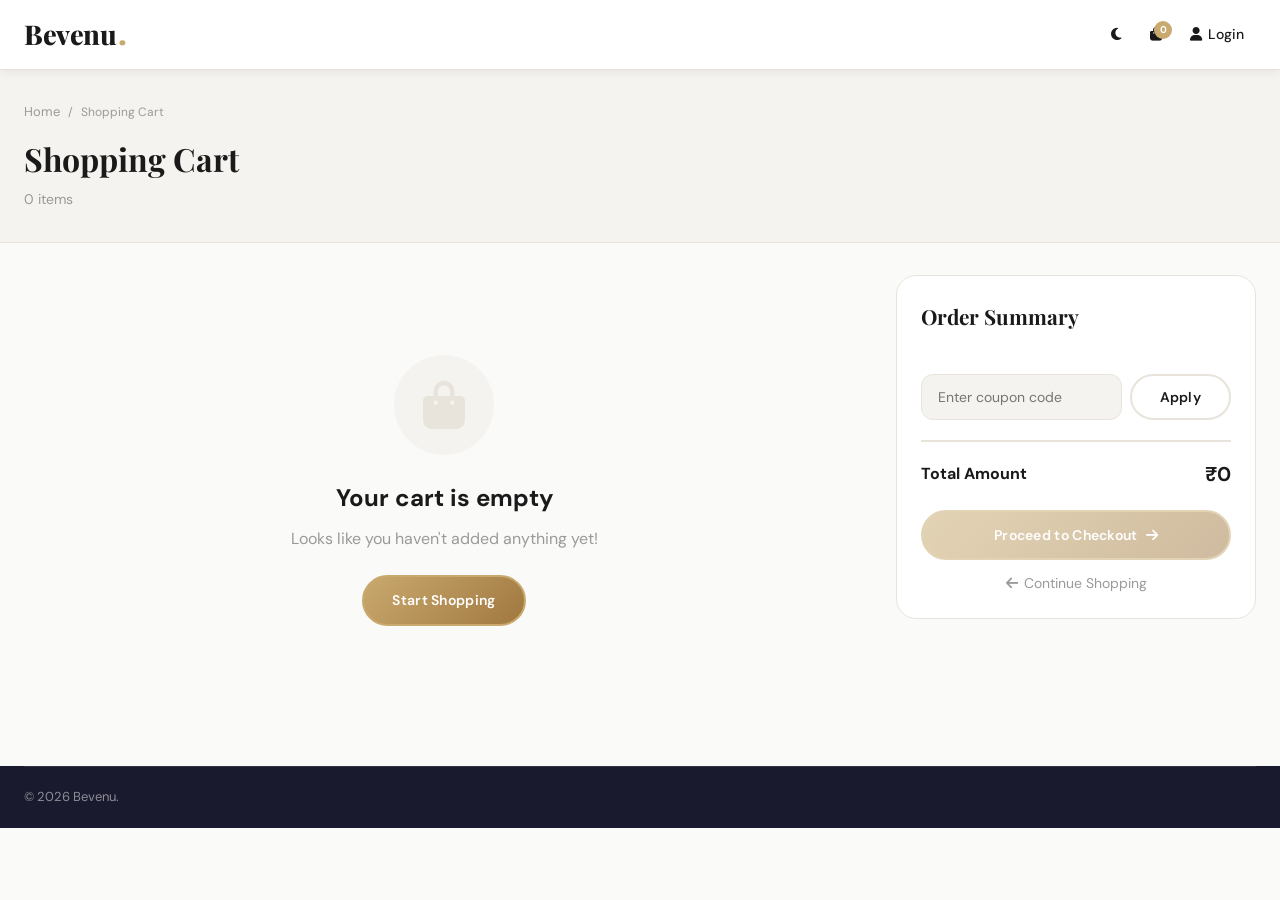
<file: cart.html>
<!DOCTYPE html>
<html lang="en" data-theme="light">
<head>
  <meta charset="UTF-8" />
  <meta name="viewport" content="width=device-width, initial-scale=1.0" />
  <title>Cart — Bevenu</title>
  <link rel="stylesheet" href="styles.css" />
  <link href="https://fonts.googleapis.com/css2?family=Playfair+Display:ital,wght@0,400;0,600;0,800;1,400&family=DM+Sans:wght@300;400;500;600&display=swap" rel="stylesheet" />
  <link rel="stylesheet" href="https://cdnjs.cloudflare.com/ajax/libs/font-awesome/6.5.0/css/all.min.css" />
</head>
<body>
<div id="toast-container"></div>

<nav class="navbar" id="navbar">
  <div class="nav-container">
    <div class="nav-logo"><a href="index.html"><span class="logo-text">Bevenu</span><span class="logo-dot">.</span></a></div>
    <div class="nav-actions">
      <button class="nav-btn" id="theme-toggle"><i class="fas fa-moon" id="theme-icon"></i></button>
      <a href="./cart.html" class="nav-btn cart-btn"><i class="fas fa-shopping-bag"></i><span class="badge" id="cart-count">0</span></a>
      <a href="./login.html" class="nav-btn" id="login-btn"><i class="fas fa-user"></i><span id="user-display">Login</span></a>
    </div>
  </div>
</nav>

<div class="page-header">
  <div class="container">
    <nav class="breadcrumb"><a href="index.html">Home</a> <span>/</span> <span>Shopping Cart</span></nav>
    <h1>Shopping Cart</h1>
    <p id="cart-header-count">0 items</p>
  </div>
</div>

<div class="cart-page container">
  <div class="cart-main" id="cart-main">
  </div>
  <aside class="cart-sidebar">
    <div class="order-summary">
      <h3>Order Summary</h3>
      <div class="summary-rows" id="summary-rows"></div>
      <div class="coupon-row">
        <input type="text" id="coupon-input" placeholder="Enter coupon code" class="input-field" />
        <button class="btn btn-outline" onclick="applyCoupon()">Apply</button>
      </div>
      <div class="summary-total">
        <span>Total Amount</span>
        <span id="summary-total">₹0</span>
      </div>
      <a href="checkout.html" class="btn btn-primary checkout-btn" id="checkout-btn">
        Proceed to Checkout <i class="fas fa-arrow-right"></i>
      </a>
      <a href="products.html" class="continue-shopping">
        <i class="fas fa-arrow-left"></i> Continue Shopping
      </a>
    </div>
  </aside>
</div>

<footer class="footer footer-compact">
  <div class="container">
    <div class="footer-bottom"><p>&copy; 2026 Bevenu.</p></div>
  </div>
</footer>

<script src="script.js"></script>
<script>
  let discount = 0;

  document.addEventListener('DOMContentLoaded', () => {
    initTheme();
    checkUserSession();
    renderCart();
  });

  function renderCart() {
    const cart = JSON.parse(localStorage.getItem('cart') || '[]');
    const main = document.getElementById('cart-main');
    document.getElementById('cart-header-count').textContent = `${cart.length} item${cart.length !== 1 ? 's' : ''}`;
    updateNavCounts();

    if (cart.length === 0) {
      main.innerHTML = `
        <div class="empty-cart">
          <div class="empty-cart-icon"><i class="fas fa-shopping-bag"></i></div>
          <h2>Your cart is empty</h2>
          <p>Looks like you haven't added anything yet!</p>
          <a href="products.html" class="btn btn-primary">Start Shopping</a>
        </div>`;
      document.getElementById('summary-rows').innerHTML = '';
      document.getElementById('summary-total').textContent = '₹0';
      document.getElementById('checkout-btn').style.pointerEvents = 'none';
      document.getElementById('checkout-btn').style.opacity = '0.5';
      return;
    }

    main.innerHTML = `
      <div class="cart-list">
        <div class="cart-list-header">
          <span>Product</span><span>Size</span><span>Price</span><span>Qty</span><span>Total</span><span></span>
        </div>
        ${cart.map((item, idx) => `
          <div class="cart-item" id="cart-item-${idx}">
            <div class="cart-item-img">
              <div class="product-img-placeholder small" style="background:${item.color||'#eee'}">
                <i class="fas fa-tshirt"></i>
              </div>
              <div class="cart-item-info">
                <a href="product.html?id=${item.id}" class="cart-item-name">${item.name}</a>
                <span class="cart-item-cat">${item.category}</span>
              </div>
            </div>
            <span class="cart-item-size">${item.size || '—'}</span>
            <span class="cart-item-price">₹${item.price.toLocaleString()}</span>
            <div class="cart-qty-control">
              <button onclick="updateCartQty(${idx}, -1)"><i class="fas fa-minus"></i></button>
              <span>${item.quantity}</span>
              <button onclick="updateCartQty(${idx}, 1)"><i class="fas fa-plus"></i></button>
            </div>
            <span class="cart-item-total">₹${(item.price * item.quantity).toLocaleString()}</span>
            <button class="remove-btn" onclick="removeFromCart(${idx})"><i class="fas fa-trash"></i></button>
          </div>
        `).join('')}
      </div>
      <div class="cart-actions">
        <button class="btn btn-outline" onclick="clearCart()"><i class="fas fa-trash"></i> Clear Cart</button>
      </div>`;

    renderSummary(cart);
  }

  function renderSummary(cart) {
    const subtotal = cart.reduce((sum, item) => sum + item.price * item.quantity, 0);
    const shipping = subtotal >= 999 ? 0 : 99;
    const total = subtotal + shipping - discount;

    document.getElementById('summary-rows').innerHTML = `
      <div class="summary-row"><span>Subtotal (${cart.length} items)</span><span>₹${subtotal.toLocaleString()}</span></div>
      <div class="summary-row"><span>Shipping</span><span>${shipping === 0 ? '<span style="color:var(--success)">FREE</span>' : '₹' + shipping}</span></div>
      ${discount > 0 ? `<div class="summary-row discount"><span>Coupon Discount</span><span>-₹${discount}</span></div>` : ''}
    `;
    document.getElementById('summary-total').textContent = `₹${Math.max(0, total).toLocaleString()}`;
  }

  function updateCartQty(idx, delta) {
    const cart = JSON.parse(localStorage.getItem('cart') || '[]');
    cart[idx].quantity = Math.max(1, Math.min(10, cart[idx].quantity + delta));
    localStorage.setItem('cart', JSON.stringify(cart));
    renderCart();
  }

  function removeFromCart(idx) {
    const cart = JSON.parse(localStorage.getItem('cart') || '[]');
    cart.splice(idx, 1);
    localStorage.setItem('cart', JSON.stringify(cart));
    showToast('Item removed from cart', 'info');
    renderCart();
  }

  function clearCart() {
    if (confirm('Clear all items from cart?')) {
      localStorage.setItem('cart', '[]');
      renderCart();
      showToast('Cart cleared', 'info');
    }
  }

  function applyCoupon() {
    const code = document.getElementById('coupon-input').value.trim().toUpperCase();
    const coupons = { 'BEVENU10': 10, 'SAVE50': 50, 'FIRST20': 20 };
    const cart = JSON.parse(localStorage.getItem('cart') || '[]');
    const subtotal = cart.reduce((s, i) => s + i.price * i.quantity, 0);
    if (coupons[code]) {
      discount = Math.round(subtotal * coupons[code] / 100);
      showToast(`Coupon applied! ₹${discount} off`, 'success');
      renderSummary(cart);
    } else {
      showToast('Invalid coupon code', 'error');
    }
  }
</script>
</body>
</html>
</file>
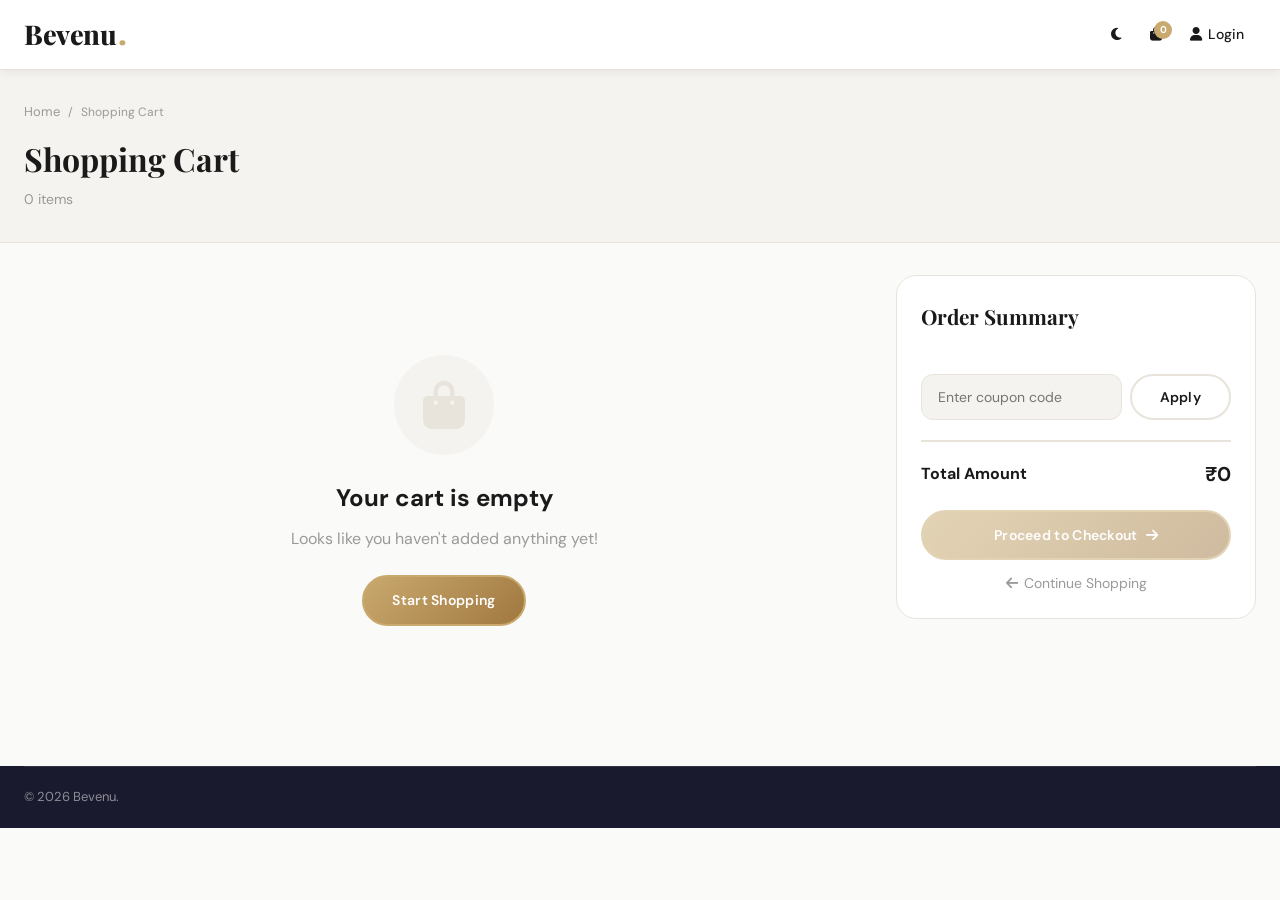
<file: checkout.html>
<!DOCTYPE html>
<html lang="en" data-theme="light">
<head>
  <meta charset="UTF-8" />
  <meta name="viewport" content="width=device-width, initial-scale=1.0" />
  <title>Checkout — Bevenu</title>
  <link rel="stylesheet" href="styles.css" />
  <link href="https://fonts.googleapis.com/css2?family=Playfair+Display:ital,wght@0,400;0,600;0,800;1,400&family=DM+Sans:wght@300;400;500;600&display=swap" rel="stylesheet" />
  <link rel="stylesheet" href="https://cdnjs.cloudflare.com/ajax/libs/font-awesome/6.5.0/css/all.min.css" />
</head>
<body>
<div id="toast-container"></div>

<nav class="navbar" id="navbar">
  <div class="nav-container">
    <div class="nav-logo"><a href="index.html"><span class="logo-text">Bevenu</span><span class="logo-dot">.</span></a></div>
    <div class="checkout-steps">
      <div class="step active"><span>1</span> Cart</div>
      <div class="step-line active"></div>
      <div class="step active"><span>2</span> Details</div>
      <div class="step-line"></div>
      <div class="step"><span>3</span> Payment</div>
    </div>
  </div>
</nav>

<div class="page-header">
  <div class="container">
    <h1>Checkout</h1>
    <p>Complete your order</p>
  </div>
</div>


<div class="order-success-overlay" id="order-success-overlay">
  <div class="order-success-modal">
    <div class="success-icon">
      <i class="fas fa-check-circle"></i>
    </div>
    <h2>Order Placed Successfully!</h2>
    <p>Thank you for shopping with Bevenu. Your order has been confirmed.</p>
    <p class="order-id">Order ID: <strong id="order-id-display"></strong></p>
    <p>You'll receive a confirmation shortly. Estimated delivery: <strong>3–5 business days</strong></p>
    <div class="success-actions">
      <a href="index.html" class="btn btn-primary">Continue Shopping</a>
    </div>
  </div>
</div>

<div class="checkout-page container">
  <div class="checkout-main">
    <div class="checkout-section">
      <div class="section-title-row">
        <span class="step-badge">1</span>
        <h3>Delivery Address</h3>
      </div>
      <div class="form-grid">
        <div class="form-group">
          <label>Full Name *</label>
          <input type="text" id="co-name" class="input-field" placeholder="John Doe" />
        </div>
        <div class="form-group">
          <label>Phone Number *</label>
          <input type="tel" id="co-phone" class="input-field" placeholder="+91 9876543210" />
        </div>
        <div class="form-group full-width">
          <label>Address Line 1 *</label>
          <input type="text" id="co-addr1" class="input-field" placeholder="House/Flat No., Street Name" />
        </div>
        <div class="form-group full-width">
          <label>Address Line 2</label>
          <input type="text" id="co-addr2" class="input-field" placeholder="Area, Landmark (optional)" />
        </div>
        <div class="form-group">
          <label>City *</label>
          <input type="text" id="co-city" class="input-field" placeholder="Mumbai" />
        </div>
        <div class="form-group">
          <label>State *</label>
          <select id="co-state" class="input-field">
            <option value="">Select State</option>
            <option>Maharashtra</option><option>Delhi</option><option>Karnataka</option>
            <option>Tamil Nadu</option><option>Gujarat</option><option>Rajasthan</option>
            <option>West Bengal</option><option>Uttar Pradesh</option><option>Punjab</option>
            <option>Haryana</option><option>Other</option>
          </select>
        </div>
        <div class="form-group">
          <label>PIN Code *</label>
          <input type="text" id="co-pin" class="input-field" placeholder="400001" maxlength="6" />
        </div>
        <div class="form-group">
          <label>Country</label>
          <input type="text" value="India" class="input-field" readonly />
        </div>
      </div>
    </div>

    <div class="checkout-section">
      <div class="section-title-row">
        <span class="step-badge">2</span>
        <h3>Payment Method</h3>
      </div>
      <div class="payment-methods">
        <label class="payment-option">
          <input type="radio" name="payment" value="upi" checked />
          <div class="payment-label">
            <i class="fas fa-mobile-alt"></i>
            <span>UPI / QR Code</span>
            <small>Pay via GPay, PhonePe, BHIM</small>
          </div>
        </label>
        <label class="payment-option">
          <input type="radio" name="payment" value="card" />
          <div class="payment-label">
            <i class="fas fa-credit-card"></i>
            <span>Credit / Debit Card</span>
            <small>Visa, MasterCard, RuPay</small>
          </div>
        </label>
        <label class="payment-option">
          <input type="radio" name="payment" value="netbanking" />
          <div class="payment-label">
            <i class="fas fa-university"></i>
            <span>Net Banking</span>
            <small>All major banks</small>
          </div>
        </label>
        <label class="payment-option">
          <input type="radio" name="payment" value="cod" />
          <div class="payment-label">
            <i class="fas fa-money-bill-wave"></i>
            <span>Cash on Delivery</span>
            <small>Pay when you receive</small>
          </div>
        </label>
      </div>
    </div>
  </div>

  <aside class="checkout-sidebar">
    <div class="order-summary">
      <h3>Order Summary</h3>
      <div id="checkout-items"></div>
      <hr />
      <div id="checkout-summary-rows"></div>
      <div class="summary-total">
        <span>Total</span>
        <span id="checkout-total">₹0</span>
      </div>
      <button class="btn btn-primary checkout-btn" onclick="placeOrder()">
        <i class="fas fa-lock"></i> Place Order Securely
      </button>
      <div class="secure-badge">
        <i class="fas fa-shield-alt"></i>
        <span>256-bit SSL encrypted & secure checkout</span>
      </div>
    </div>
  </aside>
</div>

<script src="script.js"></script>
<script>
  document.addEventListener('DOMContentLoaded', () => {
    initTheme();
    checkUserSession();
    renderCheckoutSummary();

    const user = JSON.parse(localStorage.getItem('currentUser') || 'null');
    if (user) {
      document.getElementById('co-name').value = user.name || '';
      document.getElementById('co-phone').value = user.phone || '';
    }
  });

  function renderCheckoutSummary() {
    const cart = JSON.parse(localStorage.getItem('cart') || '[]');
    if (!cart.length) { window.location.href = 'cart.html'; return; }
    const subtotal = cart.reduce((s, i) => s + i.price * i.quantity, 0);
    const shipping = subtotal >= 999 ? 0 : 99;
    const total = subtotal + shipping;

    document.getElementById('checkout-items').innerHTML = cart.map(item => `
      <div class="checkout-item">
        <div class="checkout-item-img">
          <div class="product-img-placeholder mini"><i class="fas fa-tshirt"></i></div>
        </div>
        <div class="checkout-item-info">
          <span>${item.name}</span>
          <small>Size: ${item.size || '—'} × ${item.quantity}</small>
        </div>
        <span>₹${(item.price * item.quantity).toLocaleString()}</span>
      </div>
    `).join('');

    document.getElementById('checkout-summary-rows').innerHTML = `
      <div class="summary-row"><span>Subtotal</span><span>₹${subtotal.toLocaleString()}</span></div>
      <div class="summary-row"><span>Shipping</span><span>${shipping === 0 ? 'FREE' : '₹' + shipping}</span></div>
    `;
    document.getElementById('checkout-total').textContent = `₹${total.toLocaleString()}`;
  }

  function placeOrder() {
    const name = document.getElementById('co-name').value.trim();
    const phone = document.getElementById('co-phone').value.trim();
    const addr1 = document.getElementById('co-addr1').value.trim();
    const city = document.getElementById('co-city').value.trim();
    const state = document.getElementById('co-state').value;
    const pin = document.getElementById('co-pin').value.trim();

    if (!name || !phone || !addr1 || !city || !state || !pin) {
      showToast('Please fill in all required fields', 'error');
      return;
    }
    if (pin.length !== 6) { showToast('Enter a valid 6-digit PIN code', 'error'); return; }

    const orderId = 'BVN' + Date.now().toString().slice(-8);
    const cart = JSON.parse(localStorage.getItem('cart') || '[]');
    const orders = JSON.parse(localStorage.getItem('orders') || '[]');
    orders.push({
      id: orderId,
      items: cart,
      address: { name, phone, addr1, city, state, pin },
      payment: document.querySelector('input[name="payment"]:checked').value,
      date: new Date().toISOString(),
      status: 'Confirmed'
    });
    localStorage.setItem('orders', JSON.stringify(orders));
    localStorage.setItem('cart', '[]');

    document.getElementById('order-id-display').textContent = orderId;
    document.getElementById('order-success-overlay').classList.add('active');
    updateNavCounts();
  }
</script>
</body>
</html>
</file>
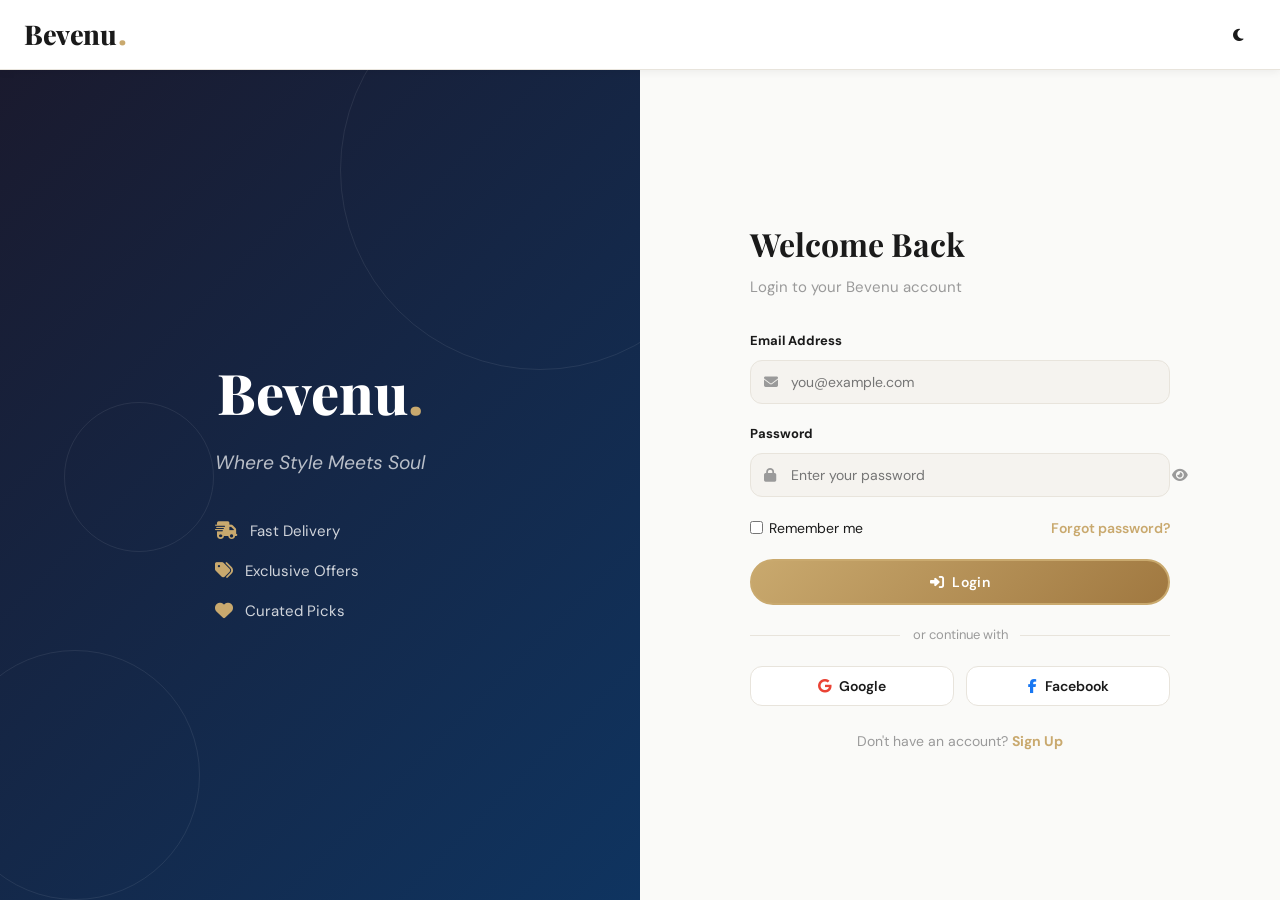
<file: login.html>
<!DOCTYPE html>
<html lang="en" data-theme="light">
<head>
  <meta charset="UTF-8" />
  <meta name="viewport" content="width=device-width, initial-scale=1.0" />
  <title>Login — Bevenu</title>
  <link rel="stylesheet" href="styles.css" />
  <link href="https://fonts.googleapis.com/css2?family=Playfair+Display:ital,wght@0,400;0,600;0,800;1,400&family=DM+Sans:wght@300;400;500;600&display=swap" rel="stylesheet" />
  <link rel="stylesheet" href="https://cdnjs.cloudflare.com/ajax/libs/font-awesome/6.5.0/css/all.min.css" />
</head>
<body class="auth-page">
<div id="toast-container"></div>

<nav class="navbar" id="navbar">
  <div class="nav-container">
    <div class="nav-logo"><a href="index.html"><span class="logo-text">Bevenu</span><span class="logo-dot">.</span></a></div>
    <div class="nav-actions">
      <button class="nav-btn" id="theme-toggle"><i class="fas fa-moon" id="theme-icon"></i></button>
    </div>
  </div>
</nav>

<div class="auth-container">
  <div class="auth-visual">
    <div class="auth-visual-content">
      <h2 class="auth-brand">Bevenu<span>.</span></h2>
      <p class="auth-tagline">Where Style Meets Soul</p>
      <div class="auth-features">
        <div class="auth-feature"><i class="fas fa-shipping-fast"></i><span>Fast Delivery</span></div>
        <div class="auth-feature"><i class="fas fa-tags"></i><span>Exclusive Offers</span></div>
        <div class="auth-feature"><i class="fas fa-heart"></i><span>Curated Picks</span></div>
      </div>
    </div>
    <div class="auth-decoration">
      <div class="auth-circle ac1"></div>
      <div class="auth-circle ac2"></div>
      <div class="auth-circle ac3"></div>
    </div>
  </div>

  <div class="auth-form-container">
    <!-- LOGIN FORM -->
    <div class="auth-form active" id="login-form">
      <div class="form-header">
        <h2>Welcome Back</h2>
        <p>Login to your Bevenu account</p>
      </div>

      <div class="form-group">
        <label>Email Address</label>
        <div class="input-icon-wrapper">
          <i class="fas fa-envelope"></i>
          <input type="email" id="login-email" placeholder="you@example.com" class="input-field" />
        </div>
      </div>

      <div class="form-group">
        <label>Password</label>
        <div class="input-icon-wrapper">
          <i class="fas fa-lock"></i>
          <input type="password" id="login-password" placeholder="Enter your password" class="input-field" />
          <button class="toggle-password" type="button" onclick="togglePass('login-password')"><i class="fas fa-eye"></i></button>
        </div>
      </div>

      <div class="form-options">
        <label class="remember-me">
          <input type="checkbox" id="remember-me" />
          <span>Remember me</span>
        </label>
        <a href="#" class="forgot-link">Forgot password?</a>
      </div>

      <button class="btn btn-primary btn-full" type="button" id="login-btn" onclick="handleLogin()">
        <i class="fas fa-sign-in-alt"></i> Login
      </button>

      <div class="divider"><span>or continue with</span></div>

      <div class="social-auth">
        <button class="social-btn google-btn" type="button" onclick="googleLogin()">
          <i class="fab fa-google"></i> Google
        </button>
        <button class="social-btn fb-btn" type="button" onclick="fbLogin()">
          <i class="fab fa-facebook-f"></i> Facebook
        </button>
      </div>

      <p class="switch-form">
        Don't have an account? <a href="#" type="button" onclick="switchForm('signup')">Sign Up</a>
      </p>
    </div>

    <!-- SIGNUP FORM -->
    <div class="auth-form" id="signup-form">
      <div class="form-header">
        <h2>Join Bevenu</h2>
        <p>Create your account today</p>
      </div>

      <div class="form-row">
        <div class="form-group">
          <label>First Name</label>
          <div class="input-icon-wrapper">
            <i class="fas fa-user"></i>
            <input type="text" id="signup-fname" placeholder="First name" class="input-field" />
          </div>
        </div>
        <div class="form-group">
          <label>Last Name</label>
          <div class="input-icon-wrapper">
            <i class="fas fa-user"></i>
            <input type="text" id="signup-lname" placeholder="Last name" class="input-field" />
          </div>
        </div>
      </div>

      <div class="form-group">
        <label>Email Address</label>
        <div class="input-icon-wrapper">
          <i class="fas fa-envelope"></i>
          <input type="email" id="signup-email" placeholder="you@example.com" class="input-field" />
        </div>
      </div>

      <div class="form-group">
        <label>Phone Number</label>
        <div class="input-icon-wrapper">
          <i class="fas fa-phone"></i>
          <input type="tel" id="signup-phone" placeholder="+91 9876543210" class="input-field" />
        </div>
      </div>

      <div class="form-group">
        <label>Password</label>
        <div class="input-icon-wrapper">
          <i class="fas fa-lock"></i>
          <input type="password" id="signup-password" placeholder="Create a password" class="input-field" />
          <button class="toggle-password" type="button" onclick="togglePass('signup-password')"><i class="fas fa-eye"></i></button>
        </div>
        <div class="password-strength" id="password-strength"></div>
      </div>

      <div class="form-group">
        <label class="checkbox-label">
          <input type="checkbox" id="signup-terms" />
          <span>I agree to the <a href="#">Terms & Conditions</a> and <a href="#">Privacy Policy</a></span>
        </label>
      </div>

      <button class="btn btn-primary btn-full" type="button" id="signup-btn" onclick="handleSignup()">
        <i class="fas fa-user-plus"></i> Create Account
      </button>

      <p class="switch-form">
        Already have an account? <a href="#" type="button" onclick="switchForm('login')">Login</a>
      </p>
    </div>
  </div>
</div>

<script src="script.js"></script>
<script>
function switchForm(form) {
  document.getElementById('login-form').classList.toggle('active', form === 'login');
  document.getElementById('signup-form').classList.toggle('active', form === 'signup');
  document.title = (form === 'login' ? 'Login' : 'Sign Up') + ' — Bevenu';
}

function togglePass(id) {
  const input = document.getElementById(id);
  const icon = input.nextElementSibling?.querySelector('i');
  input.type = input.type === 'password' ? 'text' : 'password';
  if (icon) icon.className = input.type === 'password' ? 'fas fa-eye' : 'fas fa-eye-slash';
}

function checkPasswordStrength() {
  const password = document.getElementById('signup-password')?.value || '';
  const bar = document.getElementById('password-strength');
  if (!bar) return;
  let strength = 0;
  if (password.length >= 6) strength++;
  if (password.match(/[A-Z]/)) strength++;
  if (password.match(/[0-9]/)) strength++;
  if (password.match(/[^A-Za-z0-9]/)) strength++;
  const labels = ['', 'Weak', 'Fair', 'Good', 'Strong'];
  const colors = ['', '#ef4444', '#f59e0b', '#3b82f6', '#22c55e'];
  bar.innerHTML = `<div class="strength-bar"><div style="width:${strength*25}%;background:${colors[strength]};height:4px;border-radius:4px;transition:all 0.3s"></div></div><span style="color:${colors[strength]};font-size:12px">${labels[strength]}</span>`;
}


function googleLogin() { showToast('Google login coming soon!', 'info'); }
function fbLogin() { showToast('Facebook login coming soon!', 'info'); }

// 🔐 WORKER-BASED LOGIN 
async function handleLogin() {
  const email = document.getElementById('login-email').value.trim();
  const password = document.getElementById('login-password').value;
  const btn = document.getElementById('login-btn');

  // Validation (preserved original logic)
  if (!email || !password) { showToast('Please fill in all fields', 'error'); return; }
  if (!email.includes('@')) { showToast('Enter a valid email address', 'error'); return; }

  // UI feedback (preserved)
  const originalText = btn.innerHTML;
  btn.disabled = true;
  btn.innerHTML = '<i class="fas fa-spinner fa-spin"></i> Logging in...';

  try {
    // Worker API call (AUTH_CONFIG from script.js)
    const res = await fetch(`${AUTH_CONFIG.WORKER_URL}/auth/login`, {
      method: 'POST',
      headers: { 'Content-Type': 'application/json' },
      credentials: 'include',
      body: JSON.stringify({ email, password })
    });

    const data = await res.json();
    if (!res.ok) throw new Error(data.error || 'Login failed');

    // Store UI session (Worker handles auth via cookie)
    if (data.user) {
      localStorage.setItem(AUTH_CONFIG.SESSION_KEY, JSON.stringify({ 
        name: data.user.name, 
        email: data.user.email 
      }));
    }

    showToast(data.message, 'success');
    setTimeout(() => window.location.href = 'index.html', 1000);

  } catch (err) {
    showToast(err.message, 'error');
    btn.disabled = false;
    btn.innerHTML = originalText;
  }
}

// 🔐 WORKER-BASED SIGNUP
async function handleSignup() {
  const fname = document.getElementById('signup-fname').value.trim();
  const lname = document.getElementById('signup-lname').value.trim();
  const email = document.getElementById('signup-email').value.trim();
  const password = document.getElementById('signup-password').value;
  const terms = document.getElementById('signup-terms').checked;
  const btn = document.getElementById('signup-btn');

  // Validation
  if (!fname || !lname || !email || !password) { showToast('Please fill in all fields', 'error'); return; }
  if (!email.includes('@')) { showToast('Enter a valid email', 'error'); return; }
  if (password.length < 8) { showToast('Password must be at least 8 characters', 'error'); return; }
  if (!terms) { showToast('Please accept the Terms & Conditions', 'error'); return; }

  // UI feedback 
  const originalText = btn.innerHTML;
  btn.disabled = true;
  btn.innerHTML = '<i class="fas fa-spinner fa-spin"></i> Creating account...';

  try {
    const res = await fetch(`${AUTH_CONFIG.WORKER_URL}/auth/signup`, {
      method: 'POST',
      headers: { 'Content-Type': 'application/json' },
      credentials: 'include',
      body: JSON.stringify({ 
        name: `${fname} ${lname}`, 
        email, 
        password 
      })
    });

    const data = await res.json();
    if (!res.ok) throw new Error(data.error || 'Signup failed');

    showToast(data.message, 'success');
    
    // Auto-switch to login (preserved UX)
    setTimeout(() => {
      switchForm('login');
      document.getElementById('login-email').value = email;
    }, 1500);

  } catch (err) {
    showToast(err.message, 'error');
    btn.disabled = false;
    btn.innerHTML = originalText;
  }
}

// ✅ INITIALIZATION 
document.addEventListener('DOMContentLoaded', () => {
  if (typeof initTheme === 'function') initTheme();
  

  if (typeof AUTH_CONFIG !== 'undefined') {
    const session = JSON.parse(localStorage.getItem(AUTH_CONFIG.SESSION_KEY) || 'null');
    if (session) {
      showToast(`Already logged in as ${session.name}`, 'info');
      setTimeout(() => window.location.href = 'index.html', 1500);
    }
  }
  

  const params = new URLSearchParams(window.location.search);
  if (params.get('form') === 'signup') switchForm('signup');

  document.getElementById('signup-password')?.addEventListener('input', checkPasswordStrength);

  if (typeof initWorkerAuth === 'function') {
    initWorkerAuth();
  }
});
</script>
</body>
</html>
</file>
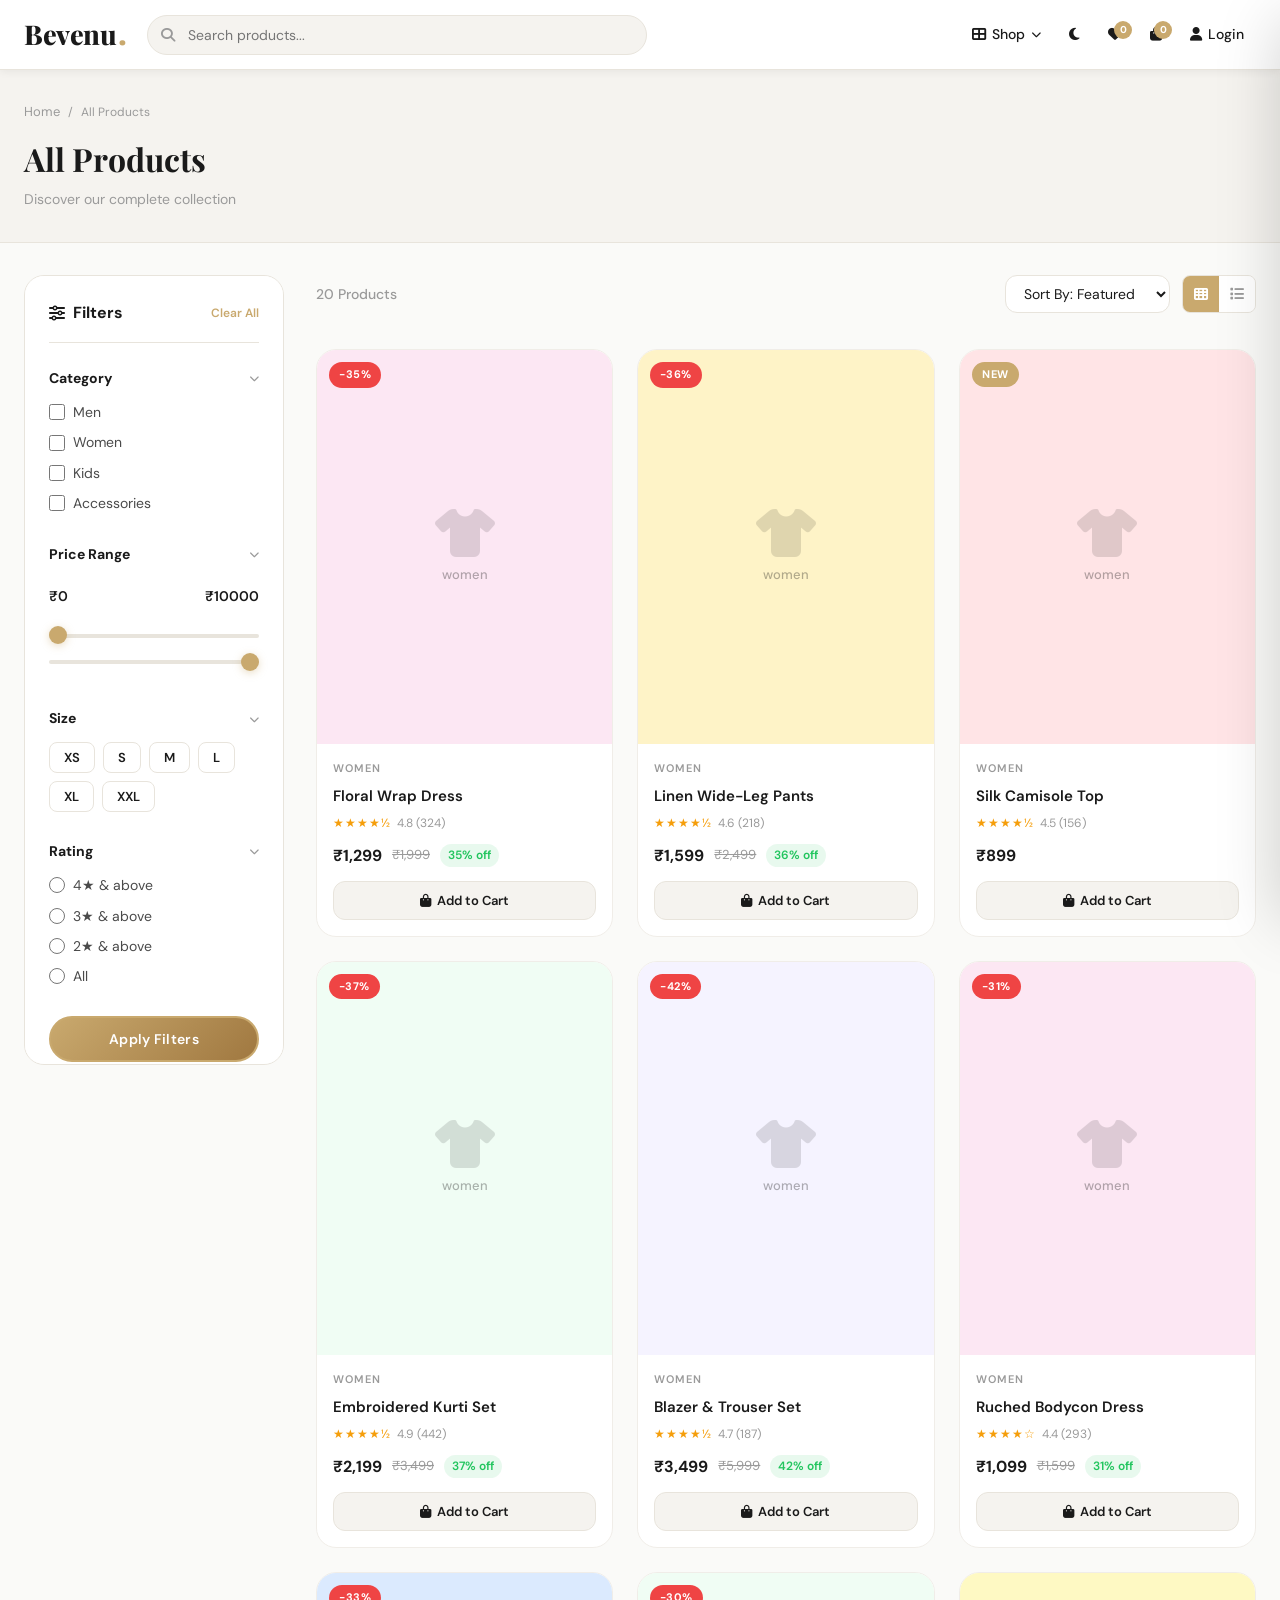
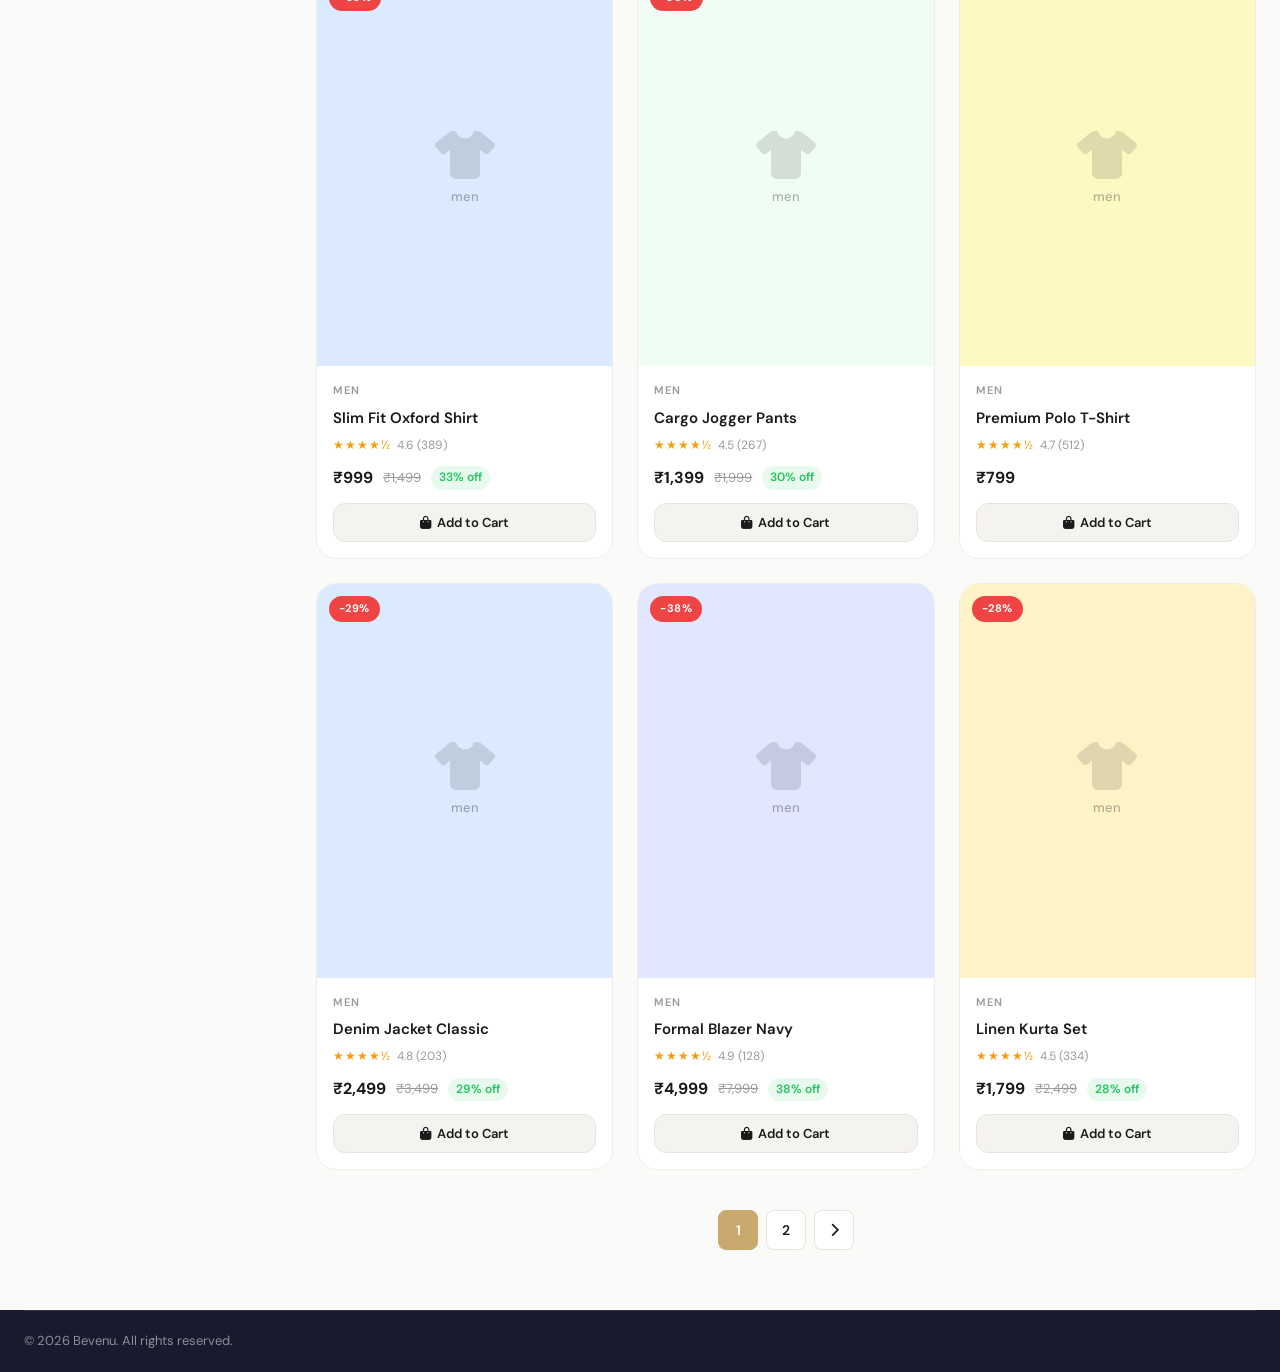
<file: product.html>
<!DOCTYPE html>
<html lang="en" data-theme="light">
<head>
  <meta charset="UTF-8" />
  <meta name="viewport" content="width=device-width, initial-scale=1.0" />
  <title>Product — Bevenu</title>
  <link rel="stylesheet" href="styles.css" />
  <link href="https://fonts.googleapis.com/css2?family=Playfair+Display:ital,wght@0,400;0,600;0,800;1,400&family=DM+Sans:wght@300;400;500;600&family=Cormorant+Garamond:ital,wght@0,300;0,600;1,300&display=swap" rel="stylesheet" />
  <link rel="stylesheet" href="https://cdnjs.cloudflare.com/ajax/libs/font-awesome/6.5.0/css/all.min.css" />
</head>
<body>
<div id="toast-container"></div>

<nav class="navbar" id="navbar">
  <div class="nav-container">
    <div class="nav-logo"><a href="index.html"><span class="logo-text">Bevenu</span><span class="logo-dot">.</span></a></div>
    <div class="nav-search">
      <div class="search-wrapper">
        <i class="fas fa-search search-icon"></i>
        <input type="text" id="search-input" placeholder="Search products..." autocomplete="off" />
        <div class="search-suggestions" id="search-suggestions"></div>
      </div>
    </div>
    <div class="nav-actions">
      <button class="nav-btn" id="theme-toggle"><i class="fas fa-moon" id="theme-icon"></i></button>
      <a href="#" class="nav-btn" id="wishlist-btn"><i class="fas fa-heart"></i><span class="badge" id="wishlist-count">0</span></a>
      <a href="./cart.html" class="nav-btn cart-btn"><i class="fas fa-shopping-bag"></i><span class="badge" id="cart-count">0</span></a>
      <a href="./login.html" class="nav-btn" id="login-btn"><i class="fas fa-user"></i><span id="user-display">Login</span></a>
    </div>
    <button class="hamburger" id="hamburger"><span></span><span></span><span></span></button>
  </div>
  <div class="mobile-menu" id="mobile-menu">
    <nav class="mobile-nav">
      <a href="./products.html?cat=men">Men</a>
      <a href="./products.html?cat=women">Women</a>
      <a href="./products.html?cat=kids">Kids</a>
      <a href="./products.html?cat=accessories">Accessories</a>
    </nav>
  </div>
</nav>

<div class="container" style="padding-top:2rem;">
  <nav class="breadcrumb">
    <a href="./index.html">Home</a> <span>/</span>
    <a href="./products.html">Products</a> <span>/</span>
    <span id="breadcrumb-product">Product</span>
  </nav>
</div>


<div class="product-detail-page container" id="product-detail-page">
  <div class="skeleton-detail" id="skeleton-detail">
    <div class="skeleton skeleton-img-main"></div>
    <div class="skeleton-info">
      <div class="skeleton skeleton-line" style="width:40%;height:14px;"></div>
      <div class="skeleton skeleton-line" style="width:70%;height:28px;margin-top:12px;"></div>
      <div class="skeleton skeleton-line" style="width:30%;height:20px;margin-top:8px;"></div>
      <div class="skeleton skeleton-line" style="width:50%;height:40px;margin-top:20px;"></div>
    </div>
  </div>
</div>

<section class="section products-section" id="recommendations-section" style="display:none;">
  <div class="container">
    <div class="section-header">
      <p class="section-tag">You May Also Like</p>
      <h2 class="section-title">Recommended For You</h2>
    </div>
    <div class="products-grid" id="recommendations-grid"></div>
  </div>
</section>

<div class="container" id="reviews-section" style="display:none;">
  <div class="reviews-container">
    <div class="reviews-header">
      <h2>Customer Reviews</h2>
      <button class="btn btn-outline" onclick="openReviewModal()">Write a Review</button>
    </div>
    <div id="reviews-list"></div>
  </div>
</div>

<div class="modal-overlay" id="review-modal-overlay">
  <div class="modal" id="review-modal">
    <div class="modal-header">
      <h3>Write a Review</h3>
      <button onclick="closeReviewModal()"><i class="fas fa-times"></i></button>
    </div>
    <div class="modal-body">
      <div class="star-rating-input" id="star-input">
        <span class="star-inp" data-val="1">★</span>
        <span class="star-inp" data-val="2">★</span>
        <span class="star-inp" data-val="3">★</span>
        <span class="star-inp" data-val="4">★</span>
        <span class="star-inp" data-val="5">★</span>
      </div>
      <input type="text" placeholder="Your name" id="review-name" class="input-field" />
      <textarea placeholder="Share your experience..." id="review-text" class="input-field" rows="4"></textarea>
      <button class="btn btn-primary" onclick="submitReview()" style="width:100%">Submit Review</button>
    </div>
  </div>
</div>


<div class="wishlist-overlay" id="wishlist-overlay"></div>
<div class="wishlist-sidebar" id="wishlist-sidebar">
  <div class="wishlist-header">
    <h3>My Wishlist</h3>
    <button onclick="closeWishlist()"><i class="fas fa-times"></i></button>
  </div>
  <div class="wishlist-items" id="wishlist-items-container"></div>
</div>

<footer class="footer footer-compact">
  <div class="container">
    <div class="footer-bottom">
      <p>&copy; 2026 Bevenu. All rights reserved.</p>
    </div>
  </div>
</footer>

<script src="script.js"></script>
<script>
  let currentProduct = null;
  let selectedSize = '';
  let selectedQty = 1;
  let reviewRating = 0;

  document.addEventListener('DOMContentLoaded', () => {
    initTheme();
    updateNavCounts();
    checkUserSession();
    initSearchSuggestions();

    const params = new URLSearchParams(window.location.search);
    const id = parseInt(params.get('id'));
    if (!id) { window.location.href = 'products.html'; return; }
    setTimeout(() => {
      loadProduct(id);
    }, 600);
    document.querySelectorAll('.star-inp').forEach(star => {
      star.addEventListener('click', () => {
        reviewRating = parseInt(star.dataset.val);
        document.querySelectorAll('.star-inp').forEach((s, i) => {
          s.classList.toggle('active', i < reviewRating);
        });
      });
    });
  });

  function loadProduct(id) {
    const products = getProducts();
    const product = products.find(p => p.id === id);
    if (!product) { window.location.href = 'products.html'; return; }
    currentProduct = product;

    addToRecentlyViewed(product);
    document.title = product.name + ' — Bevenu';
    document.getElementById('breadcrumb-product').textContent = product.name;

    document.getElementById('skeleton-detail').remove();

    const container = document.getElementById('product-detail-page');
    container.innerHTML = renderProductDetail(product);

    const recs = products.filter(p => p.category === product.category && p.id !== product.id).slice(0, 4);
    if (recs.length) {
      document.getElementById('recommendations-section').style.display = 'block';
      document.getElementById('recommendations-grid').innerHTML = recs.map(p => renderProductCard(p)).join('');
      attachCardEvents();
    }

    renderReviews(product.id);
    document.getElementById('reviews-section').style.display = 'block';
  }

  function renderProductDetail(p) {
    const wishlist = JSON.parse(localStorage.getItem('wishlist') || '[]');
    const isWishlisted = wishlist.some(i => i.id === p.id);
    const stars = getStarHTML(p.rating);
    const discount = p.originalPrice ? Math.round((1 - p.price / p.originalPrice) * 100) : 0;

    return `
    <div class="product-detail">
      <div class="product-images">
        <div class="main-image">
          <div class="product-img-placeholder large" style="background:${p.color || '#f0f0f0'}">
            <i class="fas fa-tshirt"></i>
            <span>${p.name}</span>
          </div>
          ${discount ? `<span class="product-badge sale">-${discount}%</span>` : ''}
          ${p.newArrival ? `<span class="product-badge new-badge">New</span>` : ''}
        </div>
        <div class="thumbnails">
          ${[1,2,3,4].map(n => `
            <div class="thumbnail ${n===1?'active':''}">
              <div class="product-img-placeholder thumb" style="background:${adjustColor(p.color,n*10)}">
                <i class="fas fa-tshirt"></i>
              </div>
            </div>
          `).join('')}
        </div>
      </div>

      <div class="product-info">
        <div class="product-meta">
          <span class="product-category">${p.category.toUpperCase()}</span>
          <span class="product-sku">SKU: BVN-${p.id.toString().padStart(4,'0')}</span>
        </div>
        <h1 class="product-detail-title">${p.name}</h1>
        <div class="product-rating-row">
          <div class="stars-display">${stars}</div>
          <span class="rating-num">${p.rating}</span>
          <span class="rating-count">(${p.reviews} reviews)</span>
        </div>

        <div class="product-price-row">
          <span class="current-price">₹${p.price.toLocaleString()}</span>
          ${p.originalPrice ? `<span class="original-price">₹${p.originalPrice.toLocaleString()}</span>` : ''}
          ${discount ? `<span class="discount-badge">${discount}% OFF</span>` : ''}
        </div>

        <p class="product-desc">${p.description || 'Premium quality clothing crafted with the finest materials. Designed for comfort and style, perfect for everyday wear or special occasions.'}</p>

        <div class="size-selector">
          <div class="selector-header">
            <span>Select Size</span>
            <a href="#" class="size-guide-link">Size Guide <i class="fas fa-ruler"></i></a>
          </div>
          <div class="size-options-detail">
            ${(p.sizes || ['S','M','L','XL']).map(s =>
              `<button class="size-btn-detail" data-size="${s}" onclick="selectSize('${s}')">${s}</button>`
            ).join('')}
          </div>
        </div>

        <div class="qty-selector">
          <span>Quantity</span>
          <div class="qty-control">
            <button onclick="changeQty(-1)"><i class="fas fa-minus"></i></button>
            <span id="qty-display">1</span>
            <button onclick="changeQty(1)"><i class="fas fa-plus"></i></button>
          </div>
        </div>

        <div class="product-actions">
          <button class="btn btn-primary btn-lg add-cart-detail" onclick="addToCartDetail()">
            <i class="fas fa-shopping-bag"></i> Add to Cart
          </button>
          <button class="btn-wishlist-detail ${isWishlisted ? 'active' : ''}" onclick="toggleWishlistDetail()">
            <i class="fas fa-heart"></i>
          </button>
        </div>

        <div class="buy-now-row">
          <button class="btn btn-outline btn-lg" onclick="buyNow()" style="width:100%">
            <i class="fas fa-bolt"></i> Buy Now
          </button>
        </div>

        <div class="product-features">
          <div class="feature-item"><i class="fas fa-shipping-fast"></i><span>Free delivery on orders above ₹999</span></div>
          <div class="feature-item"><i class="fas fa-undo"></i><span>Easy 30-day returns</span></div>
          <div class="feature-item"><i class="fas fa-shield-alt"></i><span>100% authentic product</span></div>
          <div class="feature-item"><i class="fas fa-tag"></i><span>Best price guaranteed</span></div>
        </div>
      </div>
    </div>`;
  }

  function selectSize(size) {
    selectedSize = size;
    document.querySelectorAll('.size-btn-detail').forEach(btn => {
      btn.classList.toggle('active', btn.dataset.size === size);
    });
  }

  function changeQty(delta) {
    selectedQty = Math.max(1, Math.min(10, selectedQty + delta));
    document.getElementById('qty-display').textContent = selectedQty;
  }

  function addToCartDetail() {
    if (!selectedSize) { showToast('Please select a size!', 'warning'); return; }
    addToCart(currentProduct, selectedQty, selectedSize);
  }

  function buyNow() {
    if (!selectedSize) { showToast('Please select a size!', 'warning'); return; }
    addToCart(currentProduct, selectedQty, selectedSize);
    window.location.href = 'cart.html';
  }

  function toggleWishlistDetail() {
    toggleWishlist(currentProduct);
    const btn = document.querySelector('.btn-wishlist-detail');
    if (btn) btn.classList.toggle('active');
  }

  function adjustColor(hex, amt) {
    if (!hex || !hex.startsWith('#')) return '#f5f5f5';
    return hex;
  }

  function renderReviews(productId) {
    const reviews = JSON.parse(localStorage.getItem(`reviews_${productId}`) || '[]');
    const defaultReviews = [
      { name: 'Anjali K.', rating: 5, text: 'Absolutely love this! The quality is top-notch and fits perfectly.', date: '2025-04-01' },
      { name: 'Rohan S.', rating: 4, text: 'Great product, fast delivery. Would definitely buy again!', date: '2025-03-28' },
    ];
    const allReviews = [...defaultReviews, ...reviews];
    document.getElementById('reviews-list').innerHTML = allReviews.map(r => `
      <div class="review-card">
        <div class="review-header">
          <div class="reviewer-avatar">${r.name[0]}</div>
          <div>
            <strong>${r.name}</strong>
            <div class="review-stars">${getStarHTML(r.rating)}</div>
          </div>
          <span class="review-date">${r.date}</span>
        </div>
        <p>${r.text}</p>
      </div>
    `).join('');
  }

  function openReviewModal() { document.getElementById('review-modal-overlay').classList.add('active'); }
  function closeReviewModal() { document.getElementById('review-modal-overlay').classList.remove('active'); }

  function submitReview() {
    const name = document.getElementById('review-name').value;
    const text = document.getElementById('review-text').value;
    if (!name || !text || !reviewRating) { showToast('Please fill all fields and rate!', 'warning'); return; }
    const reviews = JSON.parse(localStorage.getItem(`reviews_${currentProduct.id}`) || '[]');
    reviews.push({ name, text, rating: reviewRating, date: new Date().toISOString().split('T')[0] });
    localStorage.setItem(`reviews_${currentProduct.id}`, JSON.stringify(reviews));
    closeReviewModal();
    renderReviews(currentProduct.id);
    showToast('Review submitted! Thank you.', 'success');
  }
</script>
</body>
</html>
</file>
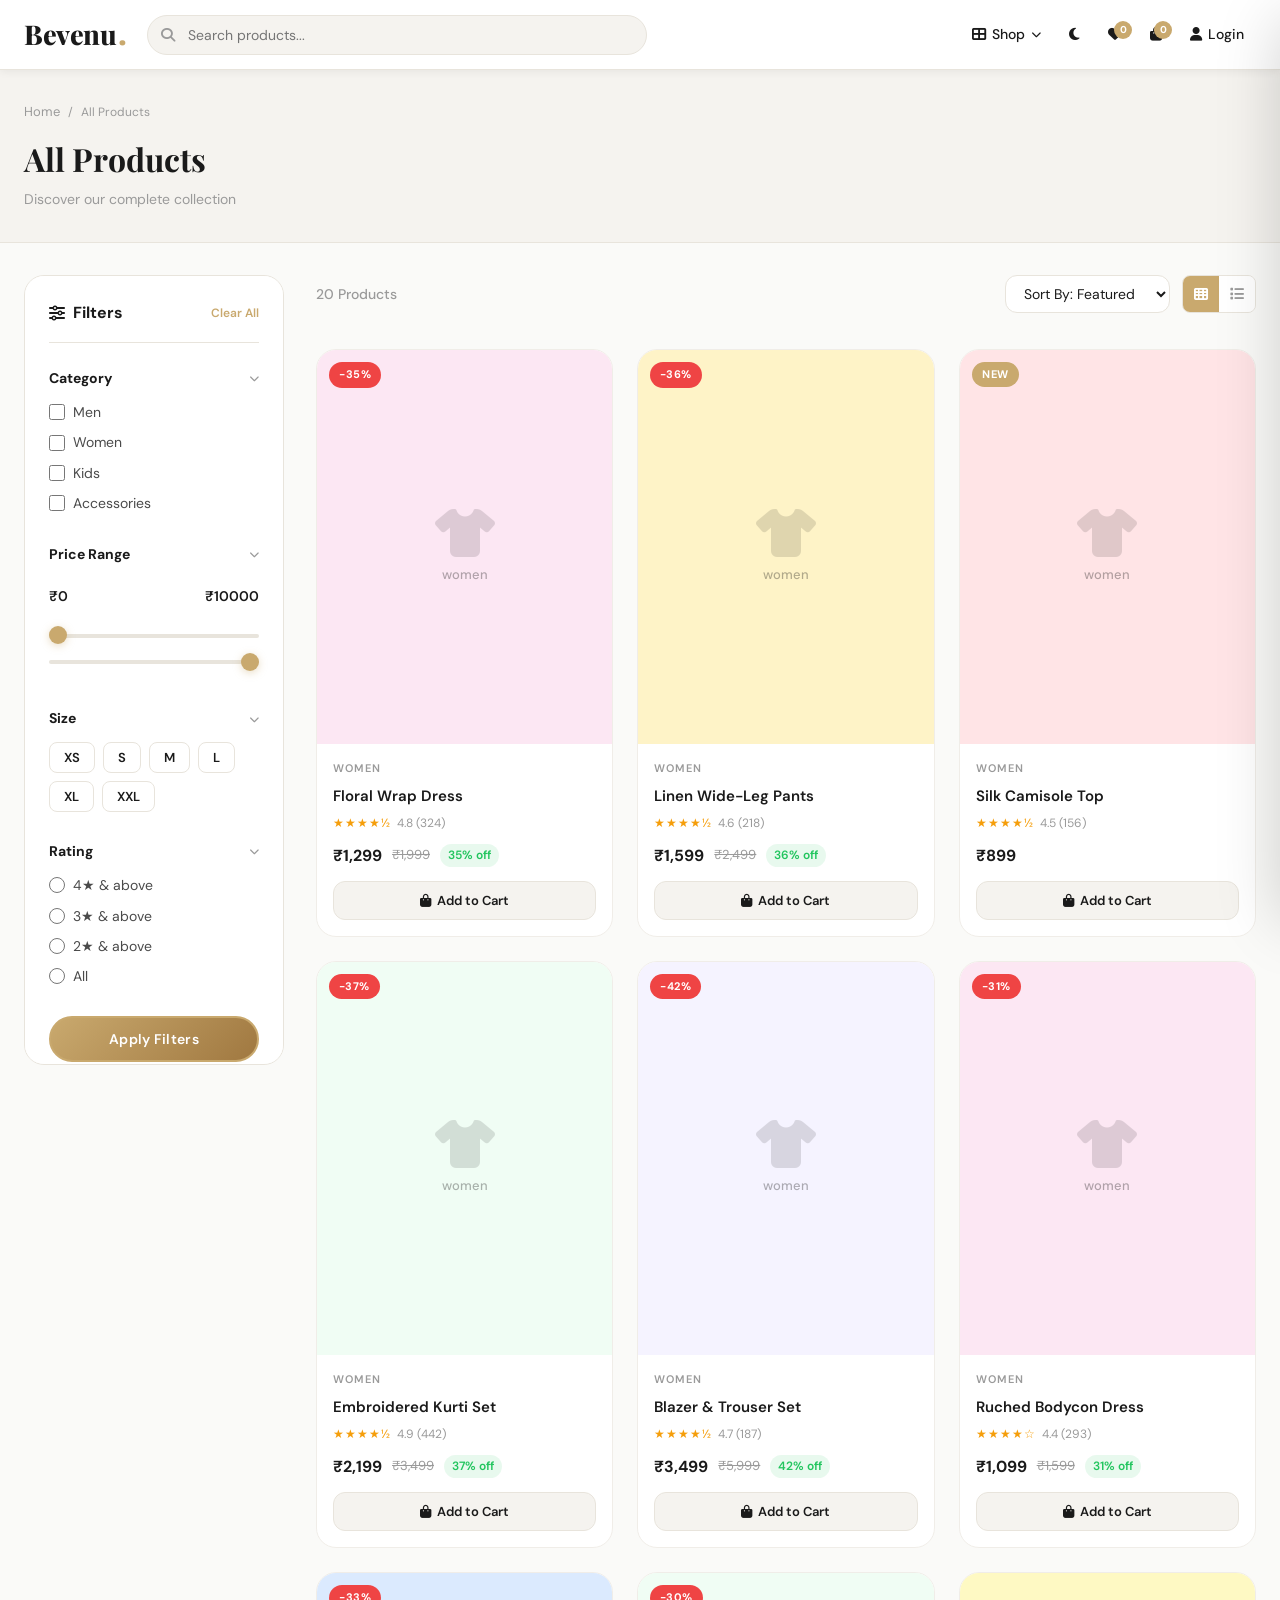
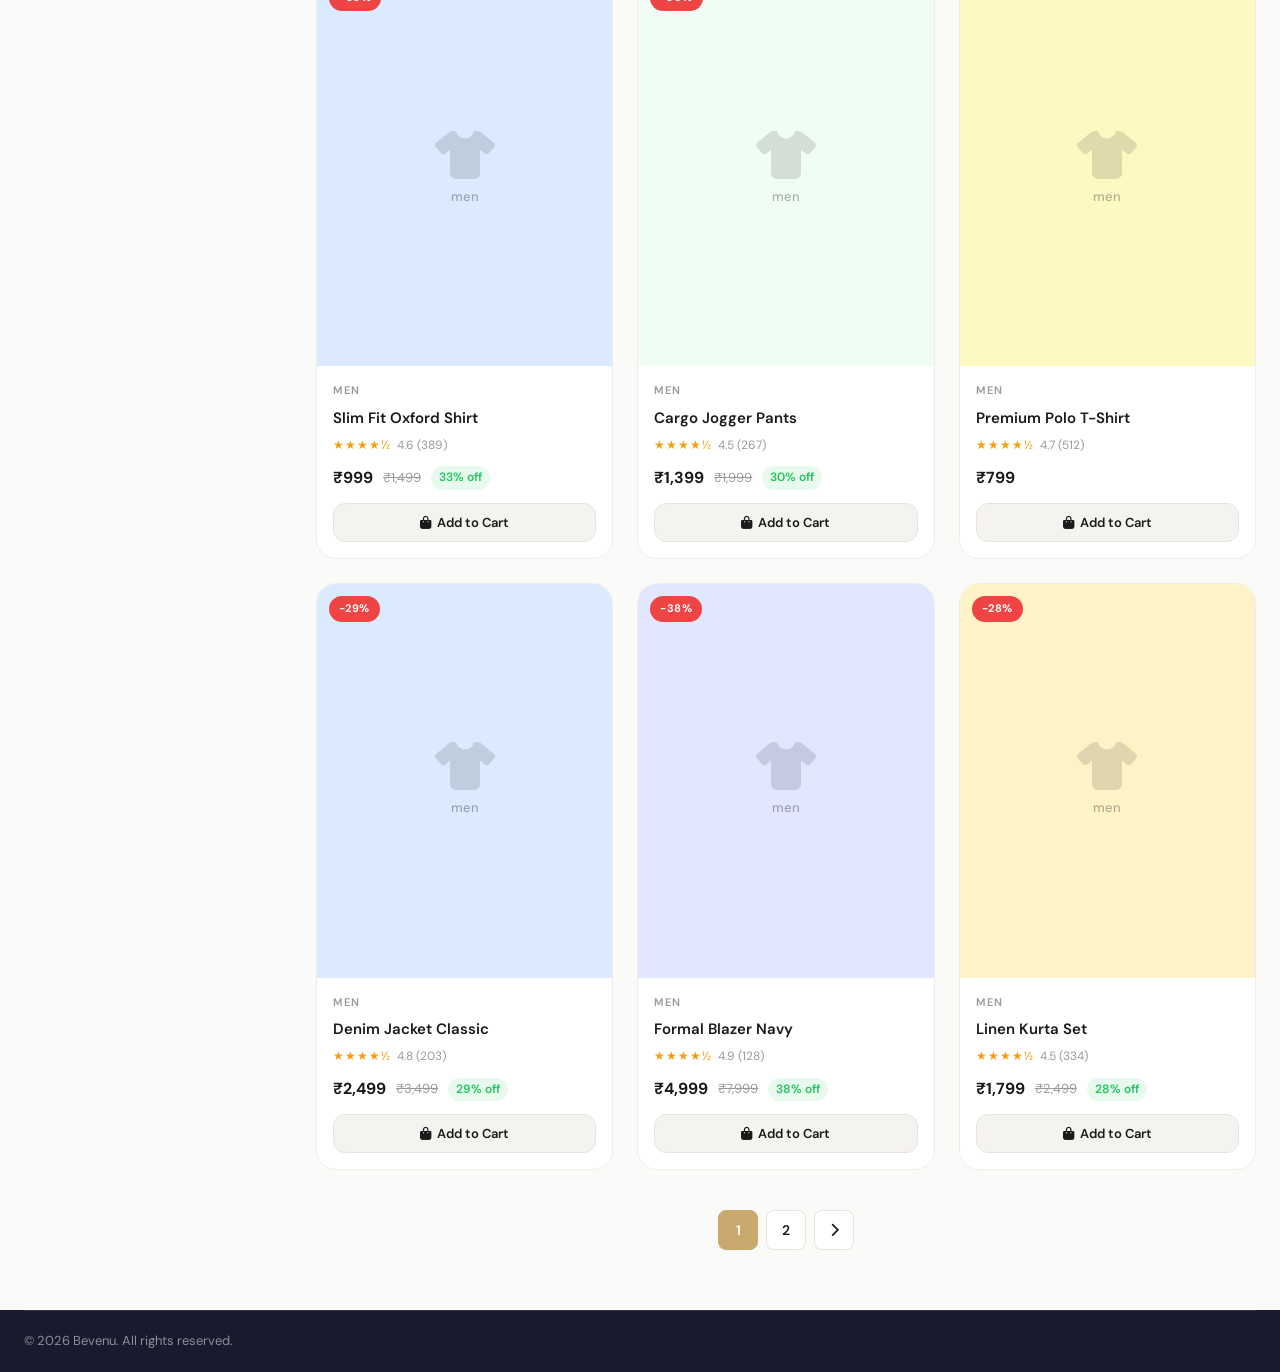
<file: products.html>
<!DOCTYPE html>
<html lang="en" data-theme="light">
<head>
  <meta charset="UTF-8" />
  <meta name="viewport" content="width=device-width, initial-scale=1.0" />
  <title>Products — Bevenu</title>
  <link rel="stylesheet" href="styles.css" />
  <link href="https://fonts.googleapis.com/css2?family=Playfair+Display:ital,wght@0,400;0,600;0,800;1,400&family=DM+Sans:wght@300;400;500;600&family=Cormorant+Garamond:ital,wght@0,300;0,600;1,300&display=swap" rel="stylesheet" />
  <link rel="stylesheet" href="https://cdnjs.cloudflare.com/ajax/libs/font-awesome/6.5.0/css/all.min.css" />
</head>
<body>
<div id="toast-container"></div>


<nav class="navbar" id="navbar">
  <div class="nav-container">
    <div class="nav-logo">
      <a href="index.html"><span class="logo-text">Bevenu</span><span class="logo-dot">.</span></a>
    </div>
    <div class="nav-search">
      <div class="search-wrapper">
        <i class="fas fa-search search-icon"></i>
        <input type="text" id="search-input" placeholder="Search products..." autocomplete="off" />
        <div class="search-suggestions" id="search-suggestions"></div>
      </div>
    </div>
    <div class="nav-actions">
      <div class="nav-dropdown">
        <button class="nav-btn" id="categories-btn">
          <i class="fas fa-th-large"></i><span>Shop</span><i class="fas fa-chevron-down chevron"></i>
        </button>
        <div class="dropdown-menu" id="categories-dropdown">
          <a href="./products.html?cat=men"><i class="fas fa-male"></i> Men</a>
          <a href="./products.html?cat=women"><i class="fas fa-female"></i> Women</a>
          <a href="./products.html?cat=kids"><i class="fas fa-child"></i> Kids</a>
          <a href="./products.html?cat=accessories"><i class="fas fa-gem"></i> Accessories</a>
        </div>
      </div>
      <button class="nav-btn" id="theme-toggle"><i class="fas fa-moon" id="theme-icon"></i></button>
      <a href="#" class="nav-btn" id="wishlist-btn"><i class="fas fa-heart"></i><span class="badge" id="wishlist-count">0</span></a>
      <a href="./cart.html" class="nav-btn cart-btn"><i class="fas fa-shopping-bag"></i><span class="badge" id="cart-count">0</span></a>
      <a href="./login.html" class="nav-btn" id="login-btn"><i class="fas fa-user"></i><span id="user-display">Login</span></a>
    </div>
    <button class="hamburger" id="hamburger"><span></span><span></span><span></span></button>
  </div>
  <div class="mobile-menu" id="mobile-menu">
    <nav class="mobile-nav">
      <a href="./products.html?cat=men"><i class="fas fa-male"></i> Men</a>
      <a href="./products.html?cat=women"><i class="fas fa-female"></i> Women</a>
      <a href="./products.html?cat=kids"><i class="fas fa-child"></i> Kids</a>
      <a href="./products.html?cat=accessories"><i class="fas fa-gem"></i> Accessories</a>
    </nav>
  </div>
</nav>


<div class="page-header">
  <div class="container">
    <nav class="breadcrumb">
      <a href="index.html">Home</a> <span>/</span> <span id="breadcrumb-current">All Products</span>
    </nav>
    <h1 id="page-title">All Products</h1>
    <p id="page-subtitle">Discover our complete collection</p>
  </div>
</div>


<div class="products-page container">
  <aside class="filter-sidebar" id="filter-sidebar">
    <div class="filter-header">
      <h3><i class="fas fa-sliders-h"></i> Filters</h3>
      <button class="clear-filters-btn" onclick="clearFilters()">Clear All</button>
    </div>

    <div class="filter-group">
      <h4 class="filter-title">Category <i class="fas fa-chevron-down"></i></h4>
      <div class="filter-options">
        <label class="filter-check"><input type="checkbox" name="cat" value="men" /> Men</label>
        <label class="filter-check"><input type="checkbox" name="cat" value="women" /> Women</label>
        <label class="filter-check"><input type="checkbox" name="cat" value="kids" /> Kids</label>
        <label class="filter-check"><input type="checkbox" name="cat" value="accessories" /> Accessories</label>
      </div>
    </div>

    <div class="filter-group">
      <h4 class="filter-title">Price Range <i class="fas fa-chevron-down"></i></h4>
      <div class="price-range-wrapper">
        <div class="price-display">
          <span>₹<span id="price-min-display">0</span></span>
          <span>₹<span id="price-max-display">10000</span></span>
        </div>
        <input type="range" id="price-min" min="0" max="10000" value="0" step="100" class="price-slider" />
        <input type="range" id="price-max" min="0" max="10000" value="10000" step="100" class="price-slider" />
      </div>
    </div>

    <div class="filter-group">
      <h4 class="filter-title">Size <i class="fas fa-chevron-down"></i></h4>
      <div class="size-options">
        <button class="size-btn" data-size="XS">XS</button>
        <button class="size-btn" data-size="S">S</button>
        <button class="size-btn" data-size="M">M</button>
        <button class="size-btn" data-size="L">L</button>
        <button class="size-btn" data-size="XL">XL</button>
        <button class="size-btn" data-size="XXL">XXL</button>
      </div>
    </div>

    <div class="filter-group">
      <h4 class="filter-title">Rating <i class="fas fa-chevron-down"></i></h4>
      <div class="filter-options">
        <label class="filter-check"><input type="radio" name="rating" value="4" /> 4★ & above</label>
        <label class="filter-check"><input type="radio" name="rating" value="3" /> 3★ & above</label>
        <label class="filter-check"><input type="radio" name="rating" value="2" /> 2★ & above</label>
        <label class="filter-check"><input type="radio" name="rating" value="0" /> All</label>
      </div>
    </div>

    <button class="btn btn-primary apply-filters-btn" onclick="applyFilters()">Apply Filters</button>
  </aside>


  <main class="products-main">
    <div class="products-toolbar">
      <div class="toolbar-left">
        <button class="filter-toggle-btn" id="filter-toggle">
          <i class="fas fa-sliders-h"></i> Filters
        </button>
        <p class="results-count"><span id="results-count">0</span> Products</p>
      </div>
      <div class="toolbar-right">
        <select class="sort-select" id="sort-select" onchange="applyFilters()">
          <option value="default">Sort By: Featured</option>
          <option value="price-asc">Price: Low to High</option>
          <option value="price-desc">Price: High to Low</option>
          <option value="rating">Top Rated</option>
          <option value="newest">Newest First</option>
          <option value="popularity">Most Popular</option>
        </select>
        <div class="view-toggle">
          <button class="view-btn active" id="grid-view-btn" onclick="setView('grid')"><i class="fas fa-th"></i></button>
          <button class="view-btn" id="list-view-btn" onclick="setView('list')"><i class="fas fa-list"></i></button>
        </div>
      </div>
    </div>
    <div class="active-filters" id="active-filters"></div>
    <div class="products-grid" id="products-grid"></div>
    <div class="pagination" id="pagination"></div>
  </main>
</div>

<div class="wishlist-overlay" id="wishlist-overlay"></div>
<div class="wishlist-sidebar" id="wishlist-sidebar">
  <div class="wishlist-header">
    <h3>My Wishlist <span id="wishlist-count-sidebar">0</span></h3>
    <button onclick="closeWishlist()"><i class="fas fa-times"></i></button>
  </div>
  <div class="wishlist-items" id="wishlist-items-container"></div>
</div>


<footer class="footer footer-compact">
  <div class="container">
    <div class="footer-bottom">
      <p>&copy; 2026 Bevenu. All rights reserved.</p>
    </div>
  </div>
</footer>

<script src="script.js"></script>
<script>
  let currentPage = 1;
  const perPage = 12;
  let filteredProducts = [];
  let currentView = 'grid';
  let selectedSizes = [];

  document.addEventListener('DOMContentLoaded', () => {
    initTheme();
    updateNavCounts();
    checkUserSession();
    initSearchSuggestions();
    initFiltersFromURL();
    applyFilters();

    document.getElementById('price-min').addEventListener('input', updatePriceDisplay);
    document.getElementById('price-max').addEventListener('input', updatePriceDisplay);

    document.querySelectorAll('.size-btn').forEach(btn => {
      btn.addEventListener('click', () => {
        btn.classList.toggle('active');
        const size = btn.dataset.size;
        if (selectedSizes.includes(size)) {
          selectedSizes = selectedSizes.filter(s => s !== size);
        } else {
          selectedSizes.push(size);
        }
      });
    });

    document.getElementById('filter-toggle').addEventListener('click', () => {
      document.getElementById('filter-sidebar').classList.toggle('open');
    });
  });

  function initFiltersFromURL() {
    const params = new URLSearchParams(window.location.search);
    const cat = params.get('cat');
    const sort = params.get('sort');
    const sale = params.get('sale');

    if (cat) {
      document.querySelectorAll(`input[name="cat"][value="${cat}"]`).forEach(cb => cb.checked = true);
      document.getElementById('breadcrumb-current').textContent = cat.charAt(0).toUpperCase() + cat.slice(1);
      document.getElementById('page-title').textContent = cat.charAt(0).toUpperCase() + cat.slice(1) + "'s Collection";
    }
    if (sort) document.getElementById('sort-select').value = sort;
  }

  function updatePriceDisplay() {
    const min = document.getElementById('price-min').value;
    const max = document.getElementById('price-max').value;
    document.getElementById('price-min-display').textContent = min;
    document.getElementById('price-max-display').textContent = max;
  }

  function applyFilters() {
    const selectedCats = [...document.querySelectorAll('input[name="cat"]:checked')].map(i => i.value);
    const minPrice = parseInt(document.getElementById('price-min').value);
    const maxPrice = parseInt(document.getElementById('price-max').value);
    const minRating = parseFloat(document.querySelector('input[name="rating"]:checked')?.value || 0);
    const sortVal = document.getElementById('sort-select').value;

    let products = getProducts();

    if (selectedCats.length > 0) products = products.filter(p => selectedCats.includes(p.category));
    products = products.filter(p => p.price >= minPrice && p.price <= maxPrice);
    if (minRating > 0) products = products.filter(p => p.rating >= minRating);
    if (selectedSizes.length > 0) products = products.filter(p => p.sizes && selectedSizes.some(s => p.sizes.includes(s)));

    switch (sortVal) {
      case 'price-asc': products.sort((a, b) => a.price - b.price); break;
      case 'price-desc': products.sort((a, b) => b.price - a.price); break;
      case 'rating': products.sort((a, b) => b.rating - a.rating); break;
      case 'newest': products.sort((a, b) => (b.newArrival ? 1 : 0) - (a.newArrival ? 1 : 0)); break;
      case 'popularity': products.sort((a, b) => b.reviews - a.reviews); break;
    }

    filteredProducts = products;
    currentPage = 1;
    document.getElementById('results-count').textContent = products.length;
    renderPage();
    renderActiveFilters(selectedCats, minPrice, maxPrice, minRating);
  }

  function renderPage() {
    const start = (currentPage - 1) * perPage;
    const end = start + perPage;
    const pageProducts = filteredProducts.slice(start, end);

    const grid = document.getElementById('products-grid');
    grid.className = currentView === 'list' ? 'products-list' : 'products-grid';

    if (pageProducts.length === 0) {
      grid.innerHTML = `<div class="empty-state"><i class="fas fa-search"></i><h3>No products found</h3><p>Try adjusting your filters</p><button class="btn btn-primary" onclick="clearFilters()">Clear Filters</button></div>`;
      document.getElementById('pagination').innerHTML = '';
      return;
    }

    grid.innerHTML = pageProducts.map(p => renderProductCard(p)).join('');
    renderPagination();
    attachCardEvents();
  }

  function renderPagination() {
    const total = Math.ceil(filteredProducts.length / perPage);
    if (total <= 1) { document.getElementById('pagination').innerHTML = ''; return; }
    let html = '';
    if (currentPage > 1) html += `<button class="page-btn" onclick="goToPage(${currentPage - 1})"><i class="fas fa-chevron-left"></i></button>`;
    for (let i = 1; i <= total; i++) {
      html += `<button class="page-btn ${i === currentPage ? 'active' : ''}" onclick="goToPage(${i})">${i}</button>`;
    }
    if (currentPage < total) html += `<button class="page-btn" onclick="goToPage(${currentPage + 1})"><i class="fas fa-chevron-right"></i></button>`;
    document.getElementById('pagination').innerHTML = html;
  }

  function goToPage(page) {
    currentPage = page;
    renderPage();
    document.querySelector('.products-page').scrollIntoView({ behavior: 'smooth' });
  }

  function setView(view) {
    currentView = view;
    document.getElementById('grid-view-btn').classList.toggle('active', view === 'grid');
    document.getElementById('list-view-btn').classList.toggle('active', view === 'list');
    renderPage();
  }

  function clearFilters() {
    document.querySelectorAll('input[name="cat"]').forEach(cb => cb.checked = false);
    document.getElementById('price-min').value = 0;
    document.getElementById('price-max').value = 10000;
    document.querySelector('input[name="rating"][value="0"]').checked = true;
    selectedSizes = [];
    document.querySelectorAll('.size-btn').forEach(b => b.classList.remove('active'));
    updatePriceDisplay();
    applyFilters();
  }

  function renderActiveFilters(cats, min, max, rating) {
    const container = document.getElementById('active-filters');
    let html = '';
    cats.forEach(c => { html += `<span class="filter-tag">${c} <button onclick="removeCatFilter('${c}')">×</button></span>`; });
    if (min > 0 || max < 10000) html += `<span class="filter-tag">₹${min}–₹${max} <button onclick="clearPriceFilter()">×</button></span>`;
    if (rating > 0) html += `<span class="filter-tag">${rating}★+ <button onclick="clearRatingFilter()">×</button></span>`;
    container.innerHTML = html;
  }

  function removeCatFilter(cat) {
    document.querySelector(`input[name="cat"][value="${cat}"]`).checked = false;
    applyFilters();
  }
  function clearPriceFilter() {
    document.getElementById('price-min').value = 0;
    document.getElementById('price-max').value = 10000;
    updatePriceDisplay();
    applyFilters();
  }
  function clearRatingFilter() {
    document.querySelector('input[name="rating"][value="0"]').checked = true;
    applyFilters();
  }
</script>
</body>
</html>
</file>
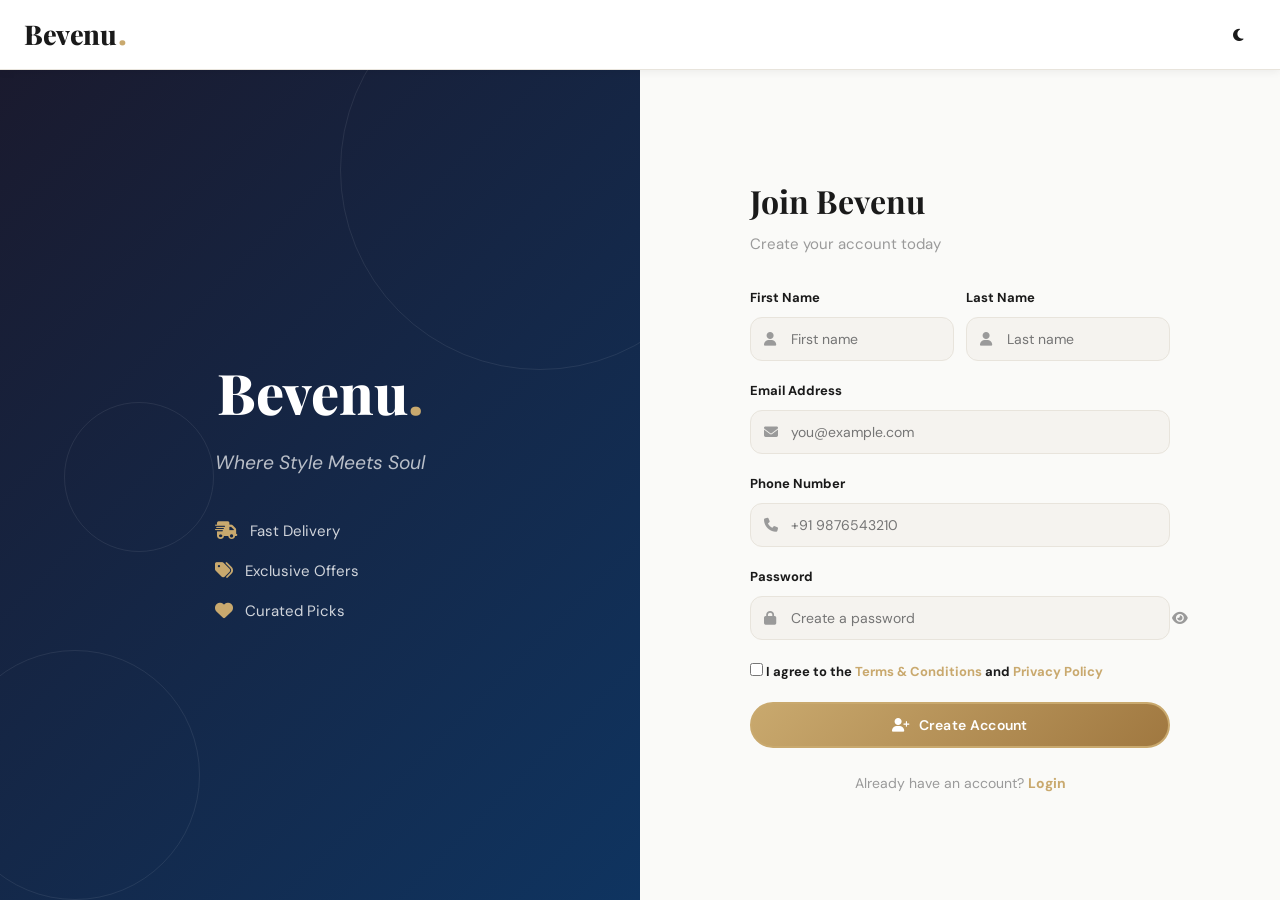
<file: signup.html>
<!DOCTYPE html>
<html lang="en">
<head>
  <meta charset="UTF-8" />
  <meta http-equiv="refresh" content="0;url=login.html?form=signup" />
  <title>Sign Up — Bevenu</title>
</head>
<body>
  <p>Redirecting to sign up...</p>
  <script>window.location.href = './login.html?form=signup';</script>
</body>
</html>
</file>
<file: styles.css>
/* ============================================================
   BEVENU - Premium Fashion E-Commerce CSS
   ============================================================ */

/* CSS Variables */
:root {
  --primary: #1a1a2e;
  --primary-light: #16213e;
  --accent: #c9a96e;
  --accent-light: #e8d5b0;
  --accent-dark: #a07840;
  --white: #ffffff;
  --bg: #fafaf8;
  --bg-card: #ffffff;
  --bg-secondary: #f5f3ef;
  --border: #e8e4dc;
  --border-light: #f0ede8;
  --text: #1a1a1a;
  --text-secondary: #4a4a4a;
  --text-muted: #9a9a9a;
  --success: #22c55e;
  --warning: #f59e0b;
  --error: #ef4444;
  --info: #3b82f6;
  --shadow-sm: 0 2px 8px rgba(0,0,0,0.06);
  --shadow-md: 0 4px 20px rgba(0,0,0,0.10);
  --shadow-lg: 0 8px 40px rgba(0,0,0,0.14);
  --shadow-xl: 0 20px 60px rgba(0,0,0,0.18);
  --radius-sm: 8px;
  --radius-md: 12px;
  --radius-lg: 20px;
  --radius-xl: 28px;
  --transition: all 0.3s cubic-bezier(0.4, 0, 0.2, 1);
  --transition-fast: all 0.15s ease;
  --nav-h: 70px;
}

[data-theme="dark"] {
  --bg: #0f0f14;
  --bg-card: #1a1a24;
  --bg-secondary: #16161f;
  --border: #2a2a38;
  --border-light: #222230;
  --text: #f0f0f0;
  --text-secondary: #b0b0c0;
  --text-muted: #606070;
  --shadow-sm: 0 2px 8px rgba(0,0,0,0.3);
  --shadow-md: 0 4px 20px rgba(0,0,0,0.4);
  --shadow-lg: 0 8px 40px rgba(0,0,0,0.5);
  --primary: #f0ede8;
  --primary-light: #e0dcd5;
}

/* ============================================================
   RESET & BASE
   ============================================================ */
*, *::before, *::after { box-sizing: border-box; margin: 0; padding: 0; }

html { scroll-behavior: smooth; font-size: 16px; }

body {
  font-family: 'DM Sans', sans-serif;
  background: var(--bg);
  color: var(--text);
  line-height: 1.6;
  transition: background 0.3s ease, color 0.3s ease;
  overflow-x: hidden;
}

a { text-decoration: none; color: inherit; }
img { max-width: 100%; display: block; }
button { cursor: pointer; border: none; background: none; font-family: inherit; }
input, select, textarea { font-family: inherit; }
ul { list-style: none; }

.container {
  max-width: 1280px;
  margin: 0 auto;
  padding: 0 24px;
}

/* ============================================================
   TOAST NOTIFICATIONS
   ============================================================ */
#toast-container {
  position: fixed;
  top: 90px;
  right: 20px;
  z-index: 9999;
  display: flex;
  flex-direction: column;
  gap: 10px;
}

.toast {
  display: flex;
  align-items: center;
  gap: 12px;
  padding: 14px 20px;
  border-radius: var(--radius-md);
  background: var(--bg-card);
  box-shadow: var(--shadow-lg);
  border-left: 4px solid var(--accent);
  min-width: 280px;
  max-width: 360px;
  animation: slideInRight 0.3s ease, fadeOut 0.3s ease 2.7s forwards;
  font-size: 14px;
  font-weight: 500;
}

.toast.success { border-color: var(--success); }
.toast.error { border-color: var(--error); }
.toast.warning { border-color: var(--warning); }
.toast.info { border-color: var(--info); }

.toast-icon { font-size: 18px; }
.toast.success .toast-icon { color: var(--success); }
.toast.error .toast-icon { color: var(--error); }
.toast.warning .toast-icon { color: var(--warning); }
.toast.info .toast-icon { color: var(--info); }

@keyframes slideInRight {
  from { transform: translateX(100%); opacity: 0; }
  to { transform: translateX(0); opacity: 1; }
}
@keyframes fadeOut {
  from { opacity: 1; }
  to { opacity: 0; transform: translateX(100%); }
}

/* ============================================================
   NAVBAR
   ============================================================ */
.navbar {
  position: sticky;
  top: 0;
  z-index: 1000;
  background: var(--bg-card);
  border-bottom: 1px solid var(--border);
  box-shadow: var(--shadow-sm);
  height: var(--nav-h);
  transition: var(--transition);
}

.navbar.scrolled {
  box-shadow: var(--shadow-md);
}

.nav-container {
  max-width: 1280px;
  margin: 0 auto;
  padding: 0 24px;
  height: 100%;
  display: flex;
  align-items: center;
  gap: 20px;
}

.nav-logo a {
  display: flex;
  align-items: baseline;
  gap: 2px;
}

.logo-text {
  font-family: 'Playfair Display', serif;
  font-size: 1.7rem;
  font-weight: 800;
  color: var(--text);
  letter-spacing: -0.5px;
}

.logo-dot {
  font-family: 'Playfair Display', serif;
  font-size: 2rem;
  color: var(--accent);
  font-weight: 800;
  line-height: 1;
}

.nav-search {
  flex: 1;
  max-width: 500px;
}

.search-wrapper {
  position: relative;
  display: flex;
  align-items: center;
}

.search-icon {
  position: absolute;
  left: 14px;
  color: var(--text-muted);
  font-size: 14px;
  pointer-events: none;
}

.search-wrapper input {
  width: 100%;
  padding: 10px 14px 10px 40px;
  border: 1.5px solid var(--border);
  border-radius: var(--radius-xl);
  background: var(--bg-secondary);
  color: var(--text);
  font-size: 14px;
  transition: var(--transition);
  outline: none;
}

.search-wrapper input:focus {
  border-color: var(--accent);
  background: var(--bg-card);
  box-shadow: 0 0 0 3px rgba(201, 169, 110, 0.15);
}

.search-suggestions {
  position: absolute;
  top: calc(100% + 8px);
  left: 0;
  right: 0;
  background: var(--bg-card);
  border: 1px solid var(--border);
  border-radius: var(--radius-md);
  box-shadow: var(--shadow-lg);
  z-index: 100;
  overflow: hidden;
  display: none;
}

.search-suggestions.active { display: block; }

.suggestion-item {
  padding: 10px 16px;
  display: flex;
  align-items: center;
  gap: 10px;
  font-size: 14px;
  cursor: pointer;
  transition: var(--transition-fast);
}

.suggestion-item:hover { background: var(--bg-secondary); }
.suggestion-item i { color: var(--text-muted); font-size: 12px; }

.nav-actions {
  display: flex;
  align-items: center;
  gap: 4px;
  margin-left: auto;
}

.nav-btn {
  display: flex;
  align-items: center;
  gap: 6px;
  padding: 8px 12px;
  border-radius: var(--radius-md);
  color: var(--text);
  font-size: 14px;
  font-weight: 500;
  transition: var(--transition);
  position: relative;
  white-space: nowrap;
  background: none;
  border: none;
  cursor: pointer;
}

.nav-btn:hover {
  background: var(--bg-secondary);
  color: var(--accent);
}

.badge {
  position: absolute;
  top: 2px;
  right: 2px;
  background: var(--accent);
  color: white;
  font-size: 10px;
  font-weight: 700;
  min-width: 18px;
  height: 18px;
  border-radius: 999px;
  display: flex;
  align-items: center;
  justify-content: center;
  line-height: 1;
}

.nav-dropdown { position: relative; }

.dropdown-menu {
  position: absolute;
  top: calc(100% + 10px);
  left: 50%;
  transform: translateX(-50%);
  background: var(--bg-card);
  border: 1px solid var(--border);
  border-radius: var(--radius-md);
  box-shadow: var(--shadow-lg);
  min-width: 180px;
  z-index: 500;
  overflow: hidden;
  opacity: 0;
  pointer-events: none;
  transition: var(--transition);
  transform: translateX(-50%) translateY(-10px);
}

.nav-dropdown:hover .dropdown-menu {
  opacity: 1;
  pointer-events: all;
  transform: translateX(-50%) translateY(0);
}

.dropdown-menu a {
  display: flex;
  align-items: center;
  gap: 10px;
  padding: 12px 18px;
  font-size: 14px;
  font-weight: 500;
  transition: var(--transition-fast);
}

.dropdown-menu a:hover {
  background: var(--bg-secondary);
  color: var(--accent);
  padding-left: 24px;
}

.chevron { font-size: 10px; transition: var(--transition); }
.nav-dropdown:hover .chevron { transform: rotate(180deg); }

/* Hamburger */
.hamburger {
  display: none;
  flex-direction: column;
  gap: 5px;
  padding: 8px;
  border-radius: var(--radius-sm);
  background: none;
  border: none;
  cursor: pointer;
  margin-left: auto;
}

.hamburger span {
  display: block;
  width: 22px;
  height: 2px;
  background: var(--text);
  border-radius: 2px;
  transition: var(--transition);
}

.hamburger.active span:nth-child(1) { transform: translateY(7px) rotate(45deg); }
.hamburger.active span:nth-child(2) { opacity: 0; }
.hamburger.active span:nth-child(3) { transform: translateY(-7px) rotate(-45deg); }

/* Mobile Menu */
.mobile-menu {
  position: absolute;
  top: 100%;
  left: 0;
  right: 0;
  background: var(--bg-card);
  border-bottom: 1px solid var(--border);
  box-shadow: var(--shadow-lg);
  padding: 1rem;
  display: none;
  z-index: 999;
}

.mobile-menu.open { display: block; }

.mobile-search input {
  width: 100%;
  padding: 10px 14px;
  border: 1.5px solid var(--border);
  border-radius: var(--radius-xl);
  background: var(--bg-secondary);
  color: var(--text);
  margin-bottom: 12px;
  outline: none;
}

.mobile-nav {
  display: flex;
  flex-direction: column;
}

.mobile-nav a {
  display: flex;
  align-items: center;
  gap: 10px;
  padding: 12px 4px;
  border-bottom: 1px solid var(--border-light);
  font-size: 15px;
  font-weight: 500;
  color: var(--text);
  transition: var(--transition-fast);
}

.mobile-nav a:hover { color: var(--accent); }
.mobile-nav hr { border: none; border-top: 1px solid var(--border); margin: 8px 0; }

/* ============================================================
   HERO SECTION
   ============================================================ */
.hero {
  min-height: calc(100vh - var(--nav-h));
  position: relative;
  overflow: hidden;
}

.hero-slides { width: 100%; height: 100%; }

.hero-slide {
  display: flex;
  align-items: center;
  min-height: calc(100vh - var(--nav-h));
  padding: 80px 0;
}

.hero-slide .container {
  display: grid;
  grid-template-columns: 1fr 1fr;
  gap: 60px;
  align-items: center;
  width: 100%;
  max-width: 1280px;
  margin: 0 auto;
  padding: 0 24px;
}

.hero-content { color: white; }

.hero-tag {
  display: inline-block;
  background: rgba(201,169,110,0.2);
  color: var(--accent);
  border: 1px solid rgba(201,169,110,0.4);
  padding: 6px 16px;
  border-radius: 999px;
  font-size: 13px;
  font-weight: 600;
  letter-spacing: 1px;
  text-transform: uppercase;
  margin-bottom: 20px;
  animation: fadeInUp 0.6s ease;
}

.hero-title {
  font-family: 'Playfair Display', serif;
  font-size: clamp(3rem, 7vw, 5.5rem);
  font-weight: 800;
  line-height: 1.05;
  color: white;
  margin-bottom: 20px;
  animation: fadeInUp 0.6s ease 0.1s both;
}

.hero-title em {
  font-style: italic;
  color: var(--accent);
}

.hero-subtitle {
  font-size: 1.1rem;
  color: rgba(255,255,255,0.75);
  max-width: 440px;
  margin-bottom: 36px;
  animation: fadeInUp 0.6s ease 0.2s both;
  line-height: 1.7;
}

.hero-btns {
  display: flex;
  gap: 16px;
  flex-wrap: wrap;
  animation: fadeInUp 0.6s ease 0.3s both;
}

.hero-visual {
  display: flex;
  justify-content: center;
  align-items: center;
  animation: fadeInUp 0.8s ease 0.2s both;
}

.hero-img-wrapper {
  width: 380px;
  height: 480px;
  border-radius: var(--radius-xl);
  overflow: hidden;
  position: relative;
  box-shadow: var(--shadow-xl);
}

.hero-img-placeholder {
  width: 100%;
  height: 100%;
  background: linear-gradient(135deg, rgba(201,169,110,0.15) 0%, rgba(201,169,110,0.05) 100%);
  border: 1px solid rgba(201,169,110,0.3);
  border-radius: var(--radius-xl);
  display: flex;
  flex-direction: column;
  align-items: center;
  justify-content: center;
  gap: 16px;
  color: var(--accent);
}

.hero-img-placeholder i { font-size: 5rem; opacity: 0.6; }
.hero-img-placeholder span { font-family: 'Playfair Display', serif; font-size: 1.2rem; opacity: 0.8; }

.hero-scroll-hint {
  position: absolute;
  bottom: 30px;
  left: 50%;
  transform: translateX(-50%);
  display: flex;
  flex-direction: column;
  align-items: center;
  gap: 8px;
  color: rgba(255,255,255,0.5);
  font-size: 12px;
  letter-spacing: 1px;
  animation: bounce 2s infinite;
}

@keyframes bounce {
  0%, 100% { transform: translateX(-50%) translateY(0); }
  50% { transform: translateX(-50%) translateY(8px); }
}

/* ============================================================
   BUTTONS
   ============================================================ */
.btn {
  display: inline-flex;
  align-items: center;
  gap: 8px;
  padding: 12px 28px;
  border-radius: var(--radius-xl);
  font-size: 14px;
  font-weight: 600;
  letter-spacing: 0.3px;
  transition: var(--transition);
  cursor: pointer;
  border: 2px solid transparent;
  white-space: nowrap;
}

.btn-primary {
  background: linear-gradient(135deg, var(--accent) 0%, var(--accent-dark) 100%);
  color: white;
  border-color: var(--accent);
}

.btn-primary:hover {
  transform: translateY(-2px);
  box-shadow: 0 8px 25px rgba(201, 169, 110, 0.4);
  filter: brightness(1.05);
}

.btn-outline {
  background: transparent;
  color: var(--text);
  border-color: var(--border);
}

.btn-outline:hover {
  border-color: var(--accent);
  color: var(--accent);
  background: rgba(201,169,110,0.05);
}

.btn-light {
  background: white;
  color: var(--primary);
  border-color: white;
}

.btn-light:hover {
  background: rgba(255,255,255,0.9);
  transform: translateY(-2px);
  box-shadow: 0 8px 25px rgba(0,0,0,0.15);
}

.btn-lg { padding: 15px 36px; font-size: 15px; }
.btn-full { width: 100%; justify-content: center; }

/* ============================================================
   STATS BAR
   ============================================================ */
.stats-bar {
  background: var(--primary);
  padding: 14px 24px;
  display: flex;
  justify-content: center;
  gap: 40px;
  flex-wrap: wrap;
}

[data-theme="dark"] .stats-bar { background: var(--bg-secondary); border: 1px solid var(--border); }

.stat-item {
  display: flex;
  align-items: center;
  gap: 10px;
  color: rgba(255,255,255,0.9);
  font-size: 13px;
  font-weight: 500;
}

[data-theme="dark"] .stat-item { color: var(--text-secondary); }

.stat-item i { color: var(--accent); font-size: 16px; }

/* ============================================================
   SECTIONS
   ============================================================ */
.section {
  padding: 80px 0;
}

.section-header {
  display: flex;
  align-items: flex-end;
  flex-wrap: wrap;
  gap: 12px;
  margin-bottom: 40px;
}

.section-header .section-tag {
  font-size: 12px;
  font-weight: 600;
  letter-spacing: 2px;
  text-transform: uppercase;
  color: var(--accent);
  margin-bottom: 4px;
  display: block;
}

.section-header > div, .section-header > * { flex: 1; }

.section-title {
  font-family: 'Playfair Display', serif;
  font-size: clamp(1.8rem, 3vw, 2.5rem);
  font-weight: 700;
  color: var(--text);
  line-height: 1.2;
}

.see-all {
  display: inline-flex;
  align-items: center;
  gap: 6px;
  font-size: 14px;
  font-weight: 600;
  color: var(--accent);
  margin-left: auto;
  transition: var(--transition);
  white-space: nowrap;
}

.see-all:hover { gap: 10px; }

/* ============================================================
   CATEGORIES GRID
   ============================================================ */
.categories-grid {
  display: grid;
  grid-template-columns: repeat(4, 1fr);
  gap: 20px;
}

.cat-card {
  position: relative;
  border-radius: var(--radius-lg);
  overflow: hidden;
  height: 280px;
  cursor: pointer;
  display: flex;
  align-items: flex-end;
  transition: var(--transition);
  text-decoration: none;
}

.cat-women { background: linear-gradient(135deg, #fce7f3, #f9a8d4); }
.cat-men { background: linear-gradient(135deg, #dbeafe, #93c5fd); }
.cat-kids { background: linear-gradient(135deg, #fef9c3, #fde68a); }
.cat-accessories { background: linear-gradient(135deg, #f0fdf4, #86efac); }

.cat-overlay {
  position: absolute;
  inset: 0;
  background: linear-gradient(to top, rgba(0,0,0,0.6) 0%, transparent 60%);
  transition: var(--transition);
}

.cat-card:hover .cat-overlay { background: linear-gradient(to top, rgba(0,0,0,0.75) 0%, transparent 50%); }
.cat-card:hover { transform: translateY(-4px); box-shadow: var(--shadow-xl); }

.cat-content {
  position: relative;
  z-index: 1;
  padding: 24px;
  color: white;
}

.cat-icon { font-size: 2.5rem; margin-bottom: 8px; display: block; }
.cat-content h3 { font-family: 'Playfair Display', serif; font-size: 1.5rem; font-weight: 700; }
.cat-content p { font-size: 13px; opacity: 0.85; margin-top: 4px; }

/* ============================================================
   PRODUCT CARDS
   ============================================================ */
.products-grid {
  display: grid;
  grid-template-columns: repeat(auto-fill, minmax(240px, 1fr));
  gap: 24px;
}

.product-card {
  background: var(--bg-card);
  border-radius: var(--radius-lg);
  overflow: hidden;
  border: 1px solid var(--border-light);
  transition: var(--transition);
  cursor: pointer;
  position: relative;
}

.product-card:hover {
  transform: translateY(-6px);
  box-shadow: var(--shadow-xl);
  border-color: var(--border);
}

.product-img-wrapper {
  position: relative;
  overflow: hidden;
  aspect-ratio: 3/4;
}

.product-img-placeholder {
  width: 100%;
  height: 100%;
  display: flex;
  flex-direction: column;
  align-items: center;
  justify-content: center;
  gap: 8px;
  color: rgba(0,0,0,0.3);
  font-size: 13px;
  font-weight: 500;
  transition: var(--transition);
  min-height: 200px;
}

.product-img-placeholder.large { min-height: 400px; font-size: 16px; }
.product-img-placeholder.small { min-height: 60px; width: 60px; border-radius: var(--radius-sm); flex-shrink: 0; }
.product-img-placeholder.mini { min-height: 40px; width: 40px; border-radius: 6px; flex-shrink: 0; }
.product-img-placeholder.thumb { min-height: 80px; width: 80px; border-radius: var(--radius-sm); }

.product-img-placeholder i { font-size: 3rem; opacity: 0.4; }
.product-img-placeholder.large i { font-size: 5rem; }
.product-img-placeholder.small i { font-size: 1.5rem; }

.product-card:hover .product-img-placeholder { transform: scale(1.03); }

.product-badge {
  position: absolute;
  top: 12px;
  left: 12px;
  padding: 4px 10px;
  border-radius: 999px;
  font-size: 11px;
  font-weight: 700;
  letter-spacing: 0.5px;
  text-transform: uppercase;
  z-index: 2;
}

.product-badge.sale { background: #ef4444; color: white; }
.product-badge.new-badge { background: var(--accent); color: white; }

.product-card-actions {
  position: absolute;
  top: 12px;
  right: 12px;
  display: flex;
  flex-direction: column;
  gap: 8px;
  opacity: 0;
  transform: translateX(10px);
  transition: var(--transition);
  z-index: 2;
}

.product-card:hover .product-card-actions {
  opacity: 1;
  transform: translateX(0);
}

.card-action-btn {
  width: 36px;
  height: 36px;
  border-radius: 50%;
  background: white;
  color: var(--text);
  display: flex;
  align-items: center;
  justify-content: center;
  font-size: 14px;
  box-shadow: var(--shadow-sm);
  border: none;
  cursor: pointer;
  transition: var(--transition);
}

.card-action-btn:hover { background: var(--accent); color: white; transform: scale(1.1); }
.card-action-btn.active { background: var(--accent); color: white; }
.card-action-btn.wishlist-btn-card.wishlisted { background: #fce7f3; color: #ec4899; }

.product-card-body {
  padding: 16px;
}

.product-card-cat {
  font-size: 11px;
  letter-spacing: 1px;
  text-transform: uppercase;
  color: var(--text-muted);
  font-weight: 600;
}

.product-card-name {
  font-size: 15px;
  font-weight: 600;
  color: var(--text);
  margin: 6px 0;
  white-space: nowrap;
  overflow: hidden;
  text-overflow: ellipsis;
}

.product-card-rating {
  display: flex;
  align-items: center;
  gap: 6px;
  margin-bottom: 10px;
}

.stars {
  color: #f59e0b;
  font-size: 12px;
  letter-spacing: 1px;
}

.rating-text { font-size: 12px; color: var(--text-muted); }

.product-card-price {
  display: flex;
  align-items: center;
  gap: 10px;
  flex-wrap: wrap;
}

.price-current {
  font-size: 16px;
  font-weight: 700;
  color: var(--text);
}

.price-original {
  font-size: 13px;
  color: var(--text-muted);
  text-decoration: line-through;
}

.price-discount {
  font-size: 12px;
  color: var(--success);
  font-weight: 600;
  background: rgba(34,197,94,0.1);
  padding: 2px 8px;
  border-radius: 999px;
}

.add-cart-btn {
  width: 100%;
  margin-top: 12px;
  padding: 10px;
  background: var(--bg-secondary);
  border: 1.5px solid var(--border);
  border-radius: var(--radius-md);
  font-size: 13px;
  font-weight: 600;
  color: var(--text);
  cursor: pointer;
  transition: var(--transition);
  display: flex;
  align-items: center;
  justify-content: center;
  gap: 6px;
}

.add-cart-btn:hover {
  background: var(--accent);
  color: white;
  border-color: var(--accent);
}

/* List view */
.products-list {
  display: flex;
  flex-direction: column;
  gap: 16px;
}

.products-list .product-card {
  display: grid;
  grid-template-columns: 160px 1fr;
}

.products-list .product-img-wrapper { aspect-ratio: 1; }

/* ============================================================
   OFFER BANNER
   ============================================================ */
.offer-banner {
  background: linear-gradient(135deg, #1a1a2e 0%, #0f3460 100%);
  padding: 60px 24px;
  display: flex;
  align-items: center;
  justify-content: center;
  position: relative;
  overflow: hidden;
}

.offer-content {
  text-align: center;
  color: white;
  position: relative;
  z-index: 1;
}

.offer-tag {
  font-size: 12px;
  letter-spacing: 2px;
  text-transform: uppercase;
  color: var(--accent);
  font-weight: 600;
  margin-bottom: 12px;
}

.offer-content h2 {
  font-family: 'Playfair Display', serif;
  font-size: clamp(2rem, 5vw, 3.5rem);
  color: white;
  margin-bottom: 12px;
}

.highlight { color: var(--accent); }
.offer-content p { color: rgba(255,255,255,0.75); margin-bottom: 28px; font-size: 1.05rem; }

.offer-decoration { position: absolute; inset: 0; overflow: hidden; pointer-events: none; }
.circle { position: absolute; border-radius: 50%; border: 1px solid rgba(255,255,255,0.08); }
.c1 { width: 300px; height: 300px; top: -100px; right: -50px; }
.c2 { width: 200px; height: 200px; bottom: -60px; left: 10%; }
.c3 { width: 150px; height: 150px; top: 20%; left: 5%; }

/* ============================================================
   TESTIMONIALS
   ============================================================ */
.testimonials-section { background: var(--bg-secondary); }

.testimonials-grid {
  display: grid;
  grid-template-columns: repeat(3, 1fr);
  gap: 24px;
}

.testimonial-card {
  background: var(--bg-card);
  border-radius: var(--radius-lg);
  padding: 28px;
  border: 1px solid var(--border);
  transition: var(--transition);
}

.testimonial-card:hover { transform: translateY(-4px); box-shadow: var(--shadow-md); }
.testimonial-card.featured { border-color: var(--accent); box-shadow: 0 0 0 2px rgba(201,169,110,0.15); }

.testimonial-card .stars { font-size: 16px; color: #f59e0b; margin-bottom: 12px; }
.testimonial-text { color: var(--text-secondary); line-height: 1.7; margin-bottom: 20px; font-style: italic; }

.testimonial-author {
  display: flex;
  align-items: center;
  gap: 12px;
}

.author-avatar {
  width: 44px;
  height: 44px;
  border-radius: 50%;
  background: linear-gradient(135deg, var(--accent), var(--accent-dark));
  color: white;
  display: flex;
  align-items: center;
  justify-content: center;
  font-weight: 700;
  font-size: 16px;
  flex-shrink: 0;
}

.testimonial-author strong { display: block; font-size: 15px; }
.testimonial-author span { font-size: 12px; color: var(--text-muted); }

/* ============================================================
   NEWSLETTER
   ============================================================ */
.newsletter-section {
  background: linear-gradient(135deg, var(--accent-light) 0%, #f5efe3 100%);
  padding: 60px 0;
}

[data-theme="dark"] .newsletter-section {
  background: linear-gradient(135deg, #2a2015 0%, #1a1a2e 100%);
}

.newsletter-content { text-align: center; }
.newsletter-content h2 { font-family: 'Playfair Display', serif; font-size: 2.5rem; font-weight: 700; margin-bottom: 10px; }
.newsletter-content p { color: var(--text-secondary); margin-bottom: 28px; }

.newsletter-form {
  display: flex;
  gap: 12px;
  max-width: 480px;
  margin: 0 auto;
}

.newsletter-form input {
  flex: 1;
  padding: 12px 18px;
  border: 1.5px solid var(--border);
  border-radius: var(--radius-xl);
  background: white;
  font-size: 14px;
  outline: none;
  color: var(--text);
}

.newsletter-form input:focus { border-color: var(--accent); }

/* ============================================================
   FOOTER
   ============================================================ */
.footer {
  background: var(--primary);
  color: rgba(255,255,255,0.85);
  padding: 60px 0 0;
}

[data-theme="dark"] .footer {
  background: var(--bg-secondary);
  border-top: 1px solid var(--border);
}

.footer-grid {
  display: grid;
  grid-template-columns: 2fr 1fr 1fr 1fr;
  gap: 40px;
  padding-bottom: 40px;
}

.footer-logo {
  font-family: 'Playfair Display', serif;
  font-size: 2rem;
  font-weight: 800;
  color: white;
  margin-bottom: 12px;
}

.footer-logo span { color: var(--accent); }

.footer-brand p { font-size: 14px; color: rgba(255,255,255,0.6); line-height: 1.7; margin-bottom: 20px; }

.social-links { display: flex; gap: 12px; }

.social-links a {
  width: 36px;
  height: 36px;
  border-radius: 50%;
  background: rgba(255,255,255,0.1);
  display: flex;
  align-items: center;
  justify-content: center;
  font-size: 14px;
  color: white;
  transition: var(--transition);
}

.social-links a:hover { background: var(--accent); transform: translateY(-2px); }

.footer-links h4 {
  font-size: 14px;
  font-weight: 700;
  letter-spacing: 1px;
  text-transform: uppercase;
  color: white;
  margin-bottom: 16px;
}

.footer-links a {
  display: block;
  font-size: 14px;
  color: rgba(255,255,255,0.6);
  margin-bottom: 10px;
  transition: var(--transition-fast);
}

.footer-links a:hover { color: var(--accent); padding-left: 6px; }

.footer-bottom {
  border-top: 1px solid rgba(255,255,255,0.1);
  padding: 20px 0;
  display: flex;
  align-items: center;
  justify-content: space-between;
  flex-wrap: wrap;
  gap: 12px;
}

[data-theme="dark"] .footer-bottom { border-color: var(--border); }

.footer-bottom p { font-size: 13px; color: rgba(255,255,255,0.5); }

.payment-icons { display: flex; gap: 12px; font-size: 24px; color: rgba(255,255,255,0.5); }

.footer-compact { padding-top: 0; }
.footer-compact .footer-bottom { padding: 20px 0; }

/* ============================================================
   WISHLIST SIDEBAR
   ============================================================ */
.wishlist-overlay {
  position: fixed;
  inset: 0;
  background: rgba(0,0,0,0.4);
  z-index: 1100;
  opacity: 0;
  pointer-events: none;
  transition: var(--transition);
}

.wishlist-overlay.active { opacity: 1; pointer-events: all; }

.wishlist-sidebar {
  position: fixed;
  top: 0;
  right: 0;
  width: 380px;
  max-width: 100vw;
  height: 100vh;
  background: var(--bg-card);
  box-shadow: var(--shadow-xl);
  z-index: 1200;
  transform: translateX(100%);
  transition: var(--transition);
  display: flex;
  flex-direction: column;
}

.wishlist-sidebar.open { transform: translateX(0); }

.wishlist-header {
  display: flex;
  align-items: center;
  justify-content: space-between;
  padding: 20px 24px;
  border-bottom: 1px solid var(--border);
}

.wishlist-header h3 { font-family: 'Playfair Display', serif; font-size: 1.3rem; }

.wishlist-header button {
  width: 36px;
  height: 36px;
  border-radius: 50%;
  background: var(--bg-secondary);
  display: flex;
  align-items: center;
  justify-content: center;
  cursor: pointer;
  border: none;
  transition: var(--transition);
}

.wishlist-header button:hover { background: #fee2e2; color: #ef4444; }

.wishlist-items {
  flex: 1;
  overflow-y: auto;
  padding: 16px;
}

.wishlist-item {
  display: flex;
  gap: 12px;
  align-items: center;
  padding: 12px 0;
  border-bottom: 1px solid var(--border-light);
}

.wishlist-item-info { flex: 1; }
.wishlist-item-info a { font-weight: 600; font-size: 14px; display: block; margin-bottom: 4px; }
.wishlist-item-info p { font-size: 13px; color: var(--accent); font-weight: 700; }

.wishlist-remove-btn {
  color: var(--text-muted);
  cursor: pointer;
  transition: var(--transition);
  background: none;
  border: none;
  padding: 4px;
}

.wishlist-remove-btn:hover { color: #ef4444; }

/* ============================================================
   PAGE HEADER
   ============================================================ */
.page-header {
  background: var(--bg-secondary);
  padding: 32px 0;
  border-bottom: 1px solid var(--border);
}

.breadcrumb {
  display: flex;
  align-items: center;
  gap: 8px;
  font-size: 13px;
  color: var(--text-muted);
  margin-bottom: 10px;
}

.breadcrumb a { color: var(--text-muted); transition: var(--transition-fast); }
.breadcrumb a:hover { color: var(--accent); }
.breadcrumb span { font-size: 12px; }

.page-header h1 { font-family: 'Playfair Display', serif; font-size: 2rem; margin-bottom: 4px; }
.page-header p { color: var(--text-muted); font-size: 14px; }

/* ============================================================
   PRODUCTS PAGE
   ============================================================ */
.products-page {
  display: grid;
  grid-template-columns: 260px 1fr;
  gap: 32px;
  padding-top: 32px;
  padding-bottom: 60px;
  align-items: start;
}

/* Filter Sidebar */
.filter-sidebar {
  background: var(--bg-card);
  border: 1px solid var(--border);
  border-radius: var(--radius-lg);
  padding: 24px;
  position: sticky;
  top: calc(var(--nav-h) + 16px);
  max-height: calc(100vh - var(--nav-h) - 40px);
  overflow-y: auto;
}

.filter-header {
  display: flex;
  align-items: center;
  justify-content: space-between;
  margin-bottom: 24px;
  padding-bottom: 16px;
  border-bottom: 1px solid var(--border);
}

.filter-header h3 { font-size: 16px; font-weight: 700; display: flex; align-items: center; gap: 8px; }
.clear-filters-btn { font-size: 12px; color: var(--accent); background: none; border: none; cursor: pointer; font-weight: 600; }
.clear-filters-btn:hover { text-decoration: underline; }

.filter-group { margin-bottom: 28px; }
.filter-title { font-size: 14px; font-weight: 700; color: var(--text); margin-bottom: 12px; display: flex; justify-content: space-between; align-items: center; cursor: pointer; }
.filter-title i { font-size: 10px; color: var(--text-muted); }

.filter-options { display: flex; flex-direction: column; gap: 8px; }

.filter-check {
  display: flex;
  align-items: center;
  gap: 8px;
  font-size: 14px;
  cursor: pointer;
  color: var(--text-secondary);
}

.filter-check input[type="checkbox"],
.filter-check input[type="radio"] {
  width: 16px;
  height: 16px;
  accent-color: var(--accent);
  cursor: pointer;
}

/* Price Range */
.price-range-wrapper { padding: 8px 0; }
.price-display { display: flex; justify-content: space-between; margin-bottom: 12px; font-size: 14px; font-weight: 600; }
.price-slider {
  width: 100%;
  -webkit-appearance: none;
  height: 4px;
  border-radius: 4px;
  background: var(--border);
  outline: none;
  cursor: pointer;
  margin-bottom: 8px;
}
.price-slider::-webkit-slider-thumb {
  -webkit-appearance: none;
  width: 18px;
  height: 18px;
  border-radius: 50%;
  background: var(--accent);
  cursor: pointer;
  box-shadow: 0 2px 8px rgba(201,169,110,0.4);
}

/* Size buttons in filter */
.size-options {
  display: flex;
  flex-wrap: wrap;
  gap: 8px;
}

.size-btn {
  padding: 6px 14px;
  border: 1.5px solid var(--border);
  border-radius: var(--radius-sm);
  font-size: 13px;
  font-weight: 600;
  cursor: pointer;
  background: var(--bg-card);
  color: var(--text);
  transition: var(--transition);
}

.size-btn:hover, .size-btn.active {
  background: var(--accent);
  border-color: var(--accent);
  color: white;
}

.apply-filters-btn { width: 100%; justify-content: center; }

/* Toolbar */
.products-toolbar {
  display: flex;
  align-items: center;
  justify-content: space-between;
  margin-bottom: 20px;
  flex-wrap: wrap;
  gap: 12px;
}

.toolbar-left, .toolbar-right { display: flex; align-items: center; gap: 12px; }

.filter-toggle-btn {
  display: none;
  align-items: center;
  gap: 8px;
  padding: 8px 16px;
  border: 1.5px solid var(--border);
  border-radius: var(--radius-md);
  font-size: 14px;
  font-weight: 600;
  background: var(--bg-card);
  color: var(--text);
  cursor: pointer;
  transition: var(--transition);
}

.filter-toggle-btn:hover { border-color: var(--accent); color: var(--accent); }

.results-count { font-size: 14px; color: var(--text-muted); font-weight: 500; }

.sort-select {
  padding: 8px 14px;
  border: 1.5px solid var(--border);
  border-radius: var(--radius-md);
  background: var(--bg-card);
  color: var(--text);
  font-size: 14px;
  cursor: pointer;
  outline: none;
  transition: var(--transition);
}

.sort-select:focus { border-color: var(--accent); }

.view-toggle { display: flex; border: 1.5px solid var(--border); border-radius: var(--radius-sm); overflow: hidden; }

.view-btn {
  width: 36px;
  height: 36px;
  display: flex;
  align-items: center;
  justify-content: center;
  font-size: 14px;
  background: var(--bg-card);
  color: var(--text-muted);
  border: none;
  cursor: pointer;
  transition: var(--transition);
}

.view-btn.active, .view-btn:hover { background: var(--accent); color: white; }

/* Active filter tags */
.active-filters {
  display: flex;
  flex-wrap: wrap;
  gap: 8px;
  margin-bottom: 16px;
}

.filter-tag {
  display: inline-flex;
  align-items: center;
  gap: 6px;
  padding: 4px 12px;
  background: rgba(201,169,110,0.1);
  border: 1px solid rgba(201,169,110,0.3);
  border-radius: 999px;
  font-size: 13px;
  font-weight: 500;
  color: var(--accent-dark);
}

.filter-tag button {
  background: none;
  border: none;
  cursor: pointer;
  color: var(--accent-dark);
  font-size: 14px;
  line-height: 1;
}

/* Pagination */
.pagination {
  display: flex;
  justify-content: center;
  gap: 8px;
  margin-top: 40px;
  flex-wrap: wrap;
}

.page-btn {
  min-width: 40px;
  height: 40px;
  border: 1.5px solid var(--border);
  border-radius: var(--radius-sm);
  background: var(--bg-card);
  color: var(--text);
  font-size: 14px;
  font-weight: 600;
  cursor: pointer;
  transition: var(--transition);
  display: flex;
  align-items: center;
  justify-content: center;
}

.page-btn:hover, .page-btn.active {
  background: var(--accent);
  border-color: var(--accent);
  color: white;
}

/* Empty state */
.empty-state {
  grid-column: 1 / -1;
  text-align: center;
  padding: 80px 20px;
}

.empty-state i { font-size: 4rem; color: var(--border); margin-bottom: 16px; }
.empty-state h3 { font-size: 1.5rem; font-weight: 700; margin-bottom: 8px; }
.empty-state p { color: var(--text-muted); margin-bottom: 24px; }

/* ============================================================
   SKELETON UI
   ============================================================ */
@keyframes shimmer {
  0% { background-position: -200px 0; }
  100% { background-position: calc(200px + 100%) 0; }
}

.skeleton {
  background: linear-gradient(90deg, var(--border) 25%, var(--border-light) 50%, var(--border) 75%);
  background-size: 200px 100%;
  animation: shimmer 1.4s infinite;
  border-radius: var(--radius-sm);
}

.skeleton-detail { display: grid; grid-template-columns: 1fr 1fr; gap: 40px; }
.skeleton-img-main { aspect-ratio: 3/4; border-radius: var(--radius-lg); }
.skeleton-info { display: flex; flex-direction: column; gap: 16px; padding: 16px 0; }
.skeleton-line { height: 20px; border-radius: 4px; }

/* ============================================================
   PRODUCT DETAIL PAGE
   ============================================================ */
.product-detail {
  display: grid;
  grid-template-columns: 1fr 1fr;
  gap: 48px;
  padding: 32px 0 60px;
}

.product-images { display: flex; flex-direction: column; gap: 16px; }

.main-image {
  position: relative;
  border-radius: var(--radius-lg);
  overflow: hidden;
  aspect-ratio: 3/4;
  border: 1px solid var(--border);
}

.thumbnails {
  display: grid;
  grid-template-columns: repeat(4, 1fr);
  gap: 10px;
}

.thumbnail {
  border: 2px solid var(--border);
  border-radius: var(--radius-sm);
  overflow: hidden;
  cursor: pointer;
  transition: var(--transition);
  aspect-ratio: 1;
}

.thumbnail:hover, .thumbnail.active { border-color: var(--accent); }

.product-info { display: flex; flex-direction: column; gap: 20px; }

.product-meta { display: flex; align-items: center; gap: 12px; }
.product-category {
  font-size: 11px;
  letter-spacing: 2px;
  font-weight: 700;
  text-transform: uppercase;
  color: var(--accent);
}

.product-sku { font-size: 12px; color: var(--text-muted); }
.product-detail-title { font-family: 'Playfair Display', serif; font-size: clamp(1.5rem, 3vw, 2.2rem); font-weight: 700; line-height: 1.3; }

.product-rating-row { display: flex; align-items: center; gap: 8px; }
.stars-display { color: #f59e0b; font-size: 16px; }
.rating-num { font-weight: 700; font-size: 16px; }
.rating-count { color: var(--text-muted); font-size: 14px; }

.product-price-row { display: flex; align-items: center; gap: 16px; flex-wrap: wrap; }
.current-price { font-size: 2rem; font-weight: 800; color: var(--text); }
.original-price { font-size: 1.1rem; color: var(--text-muted); text-decoration: line-through; }
.discount-badge { background: #dcfce7; color: #16a34a; font-size: 14px; font-weight: 700; padding: 4px 12px; border-radius: 999px; }

.product-desc { color: var(--text-secondary); line-height: 1.7; font-size: 15px; }

.size-selector { display: flex; flex-direction: column; gap: 12px; }
.selector-header { display: flex; align-items: center; justify-content: space-between; }
.selector-header span { font-weight: 700; font-size: 14px; }
.size-guide-link { font-size: 13px; color: var(--accent); }

.size-options-detail { display: flex; gap: 10px; flex-wrap: wrap; }

.size-btn-detail {
  width: 48px;
  height: 48px;
  border: 2px solid var(--border);
  border-radius: var(--radius-sm);
  font-size: 13px;
  font-weight: 700;
  cursor: pointer;
  background: var(--bg-card);
  color: var(--text);
  transition: var(--transition);
}

.size-btn-detail:hover, .size-btn-detail.active {
  border-color: var(--accent);
  background: var(--accent);
  color: white;
}

.qty-selector { display: flex; align-items: center; gap: 20px; }
.qty-selector span { font-weight: 700; font-size: 14px; }

.qty-control {
  display: flex;
  align-items: center;
  border: 1.5px solid var(--border);
  border-radius: var(--radius-md);
  overflow: hidden;
}

.qty-control button {
  width: 40px;
  height: 40px;
  background: var(--bg-secondary);
  border: none;
  cursor: pointer;
  font-size: 13px;
  color: var(--text);
  transition: var(--transition);
  display: flex;
  align-items: center;
  justify-content: center;
}

.qty-control button:hover { background: var(--accent); color: white; }
.qty-control span { padding: 0 20px; font-weight: 700; font-size: 16px; }

.product-actions { display: flex; gap: 12px; }

.add-cart-detail {
  flex: 1;
  font-size: 15px;
}

.btn-wishlist-detail {
  width: 52px;
  height: 52px;
  border: 2px solid var(--border);
  border-radius: var(--radius-md);
  display: flex;
  align-items: center;
  justify-content: center;
  font-size: 18px;
  color: var(--text-muted);
  cursor: pointer;
  background: var(--bg-card);
  transition: var(--transition);
  flex-shrink: 0;
}

.btn-wishlist-detail:hover, .btn-wishlist-detail.active {
  border-color: #ec4899;
  color: #ec4899;
  background: #fce7f3;
}

.buy-now-row { margin-top: -8px; }

.product-features { display: flex; flex-direction: column; gap: 12px; padding: 20px; background: var(--bg-secondary); border-radius: var(--radius-md); }

.feature-item { display: flex; align-items: center; gap: 12px; font-size: 14px; color: var(--text-secondary); }
.feature-item i { color: var(--accent); width: 16px; }

/* Reviews */
.reviews-container { padding: 40px 0 60px; }
.reviews-header { display: flex; align-items: center; justify-content: space-between; margin-bottom: 28px; }
.reviews-header h2 { font-family: 'Playfair Display', serif; font-size: 1.8rem; }

.review-card {
  background: var(--bg-card);
  border: 1px solid var(--border);
  border-radius: var(--radius-md);
  padding: 20px;
  margin-bottom: 16px;
}

.review-header { display: flex; align-items: center; gap: 12px; margin-bottom: 12px; }
.reviewer-avatar {
  width: 40px;
  height: 40px;
  border-radius: 50%;
  background: linear-gradient(135deg, var(--accent), var(--accent-dark));
  color: white;
  display: flex;
  align-items: center;
  justify-content: center;
  font-weight: 700;
  flex-shrink: 0;
}

.review-header .review-stars { color: #f59e0b; font-size: 13px; }
.review-date { font-size: 12px; color: var(--text-muted); margin-left: auto; }
.review-card p { font-size: 14px; color: var(--text-secondary); line-height: 1.7; }

/* Modal */
.modal-overlay {
  position: fixed;
  inset: 0;
  background: rgba(0,0,0,0.5);
  z-index: 2000;
  display: flex;
  align-items: center;
  justify-content: center;
  opacity: 0;
  pointer-events: none;
  transition: var(--transition);
}

.modal-overlay.active { opacity: 1; pointer-events: all; }

.modal {
  background: var(--bg-card);
  border-radius: var(--radius-lg);
  width: 90%;
  max-width: 500px;
  max-height: 90vh;
  overflow-y: auto;
  box-shadow: var(--shadow-xl);
  transform: scale(0.9);
  transition: var(--transition);
}

.modal-overlay.active .modal { transform: scale(1); }

.modal-header {
  display: flex;
  align-items: center;
  justify-content: space-between;
  padding: 20px 24px;
  border-bottom: 1px solid var(--border);
}

.modal-header h3 { font-family: 'Playfair Display', serif; font-size: 1.3rem; }

.modal-header button {
  width: 32px;
  height: 32px;
  border-radius: 50%;
  background: var(--bg-secondary);
  display: flex;
  align-items: center;
  justify-content: center;
  cursor: pointer;
  border: none;
  transition: var(--transition);
}

.modal-body { padding: 24px; display: flex; flex-direction: column; gap: 16px; }

.star-rating-input { display: flex; gap: 8px; font-size: 32px; }
.star-inp { cursor: pointer; color: var(--border); transition: var(--transition); }
.star-inp:hover, .star-inp.active { color: #f59e0b; }

/* ============================================================
   CART PAGE
   ============================================================ */
.cart-page {
  display: grid;
  grid-template-columns: 1fr 360px;
  gap: 32px;
  padding-top: 32px;
  padding-bottom: 60px;
  align-items: start;
}

.cart-list { display: flex; flex-direction: column; }

.cart-list-header {
  display: grid;
  grid-template-columns: 3fr 1fr 1fr 1fr 1fr 40px;
  gap: 12px;
  padding: 12px 0;
  font-size: 12px;
  font-weight: 700;
  text-transform: uppercase;
  letter-spacing: 1px;
  color: var(--text-muted);
  border-bottom: 2px solid var(--border);
}

.cart-item {
  display: grid;
  grid-template-columns: 3fr 1fr 1fr 1fr 1fr 40px;
  gap: 12px;
  padding: 20px 0;
  border-bottom: 1px solid var(--border-light);
  align-items: center;
}

.cart-item-img { display: flex; align-items: center; gap: 14px; }

.cart-item-info a {
  font-weight: 600;
  font-size: 14px;
  color: var(--text);
  display: block;
  margin-bottom: 4px;
}

.cart-item-info a:hover { color: var(--accent); }
.cart-item-cat { font-size: 12px; color: var(--text-muted); }
.cart-item-size, .cart-item-price, .cart-item-total {
  font-size: 14px;
  font-weight: 600;
  color: var(--text);
}

.cart-qty-control {
  display: flex;
  align-items: center;
  border: 1.5px solid var(--border);
  border-radius: var(--radius-sm);
  overflow: hidden;
}

.cart-qty-control button {
  width: 28px;
  height: 28px;
  background: var(--bg-secondary);
  border: none;
  cursor: pointer;
  font-size: 11px;
  display: flex;
  align-items: center;
  justify-content: center;
  transition: var(--transition);
}

.cart-qty-control button:hover { background: var(--accent); color: white; }
.cart-qty-control span { padding: 0 10px; font-weight: 700; font-size: 14px; }

.remove-btn {
  width: 36px;
  height: 36px;
  border-radius: 50%;
  border: none;
  background: none;
  cursor: pointer;
  color: var(--text-muted);
  display: flex;
  align-items: center;
  justify-content: center;
  font-size: 14px;
  transition: var(--transition);
}

.remove-btn:hover { background: #fee2e2; color: #ef4444; }

.cart-actions { display: flex; justify-content: flex-end; padding: 20px 0; }

/* Order Summary */
.order-summary {
  background: var(--bg-card);
  border: 1px solid var(--border);
  border-radius: var(--radius-lg);
  padding: 24px;
}

.order-summary h3 { font-family: 'Playfair Display', serif; font-size: 1.3rem; margin-bottom: 20px; }

.summary-rows { display: flex; flex-direction: column; gap: 12px; margin-bottom: 20px; }
.summary-row { display: flex; justify-content: space-between; align-items: center; font-size: 14px; }
.summary-row span:last-child { font-weight: 600; }
.summary-row.discount span:last-child { color: var(--success); }

.coupon-row { display: flex; gap: 8px; margin-bottom: 20px; }
.coupon-row input { flex: 1; }

.summary-total {
  display: flex;
  justify-content: space-between;
  align-items: center;
  padding-top: 16px;
  border-top: 2px solid var(--border);
  margin-bottom: 20px;
  font-size: 16px;
  font-weight: 700;
}

.summary-total span:last-child { font-size: 20px; color: var(--text); }

.checkout-btn { width: 100%; justify-content: center; margin-bottom: 12px; }

.continue-shopping {
  display: flex;
  align-items: center;
  gap: 6px;
  justify-content: center;
  font-size: 14px;
  color: var(--text-muted);
  transition: var(--transition);
}

.continue-shopping:hover { color: var(--accent); }

/* Empty cart */
.empty-cart {
  text-align: center;
  padding: 80px 20px;
}

.empty-cart-icon {
  width: 100px;
  height: 100px;
  border-radius: 50%;
  background: var(--bg-secondary);
  display: flex;
  align-items: center;
  justify-content: center;
  font-size: 3rem;
  color: var(--border);
  margin: 0 auto 24px;
}

.empty-cart h2 { font-size: 1.5rem; margin-bottom: 8px; }
.empty-cart p { color: var(--text-muted); margin-bottom: 24px; }

/* ============================================================
   AUTH PAGE
   ============================================================ */
.auth-page { background: var(--bg); }

.auth-container {
  display: grid;
  grid-template-columns: 1fr 1fr;
  min-height: calc(100vh - var(--nav-h));
}

.auth-visual {
  background: linear-gradient(135deg, #1a1a2e 0%, #0f3460 100%);
  display: flex;
  align-items: center;
  justify-content: center;
  position: relative;
  overflow: hidden;
}

.auth-visual-content { position: relative; z-index: 1; padding: 40px; text-align: center; }

.auth-brand {
  font-family: 'Playfair Display', serif;
  font-size: 3.5rem;
  font-weight: 800;
  color: white;
  margin-bottom: 12px;
}

.auth-brand span { color: var(--accent); }
.auth-tagline { font-size: 1.2rem; color: rgba(255,255,255,0.7); font-style: italic; margin-bottom: 40px; }

.auth-features { display: flex; flex-direction: column; gap: 16px; }

.auth-feature {
  display: flex;
  align-items: center;
  gap: 12px;
  color: rgba(255,255,255,0.8);
  font-size: 15px;
}

.auth-feature i { color: var(--accent); font-size: 18px; }

.auth-decoration { position: absolute; inset: 0; pointer-events: none; }
.auth-circle { position: absolute; border-radius: 50%; border: 1px solid rgba(255,255,255,0.08); }
.ac1 { width: 400px; height: 400px; top: -100px; right: -100px; }
.ac2 { width: 250px; height: 250px; bottom: 0; left: -50px; }
.ac3 { width: 150px; height: 150px; top: 40%; left: 10%; }

.auth-form-container {
  display: flex;
  align-items: center;
  justify-content: center;
  padding: 40px 24px;
  overflow-y: auto;
}

.auth-form {
  width: 100%;
  max-width: 420px;
  display: none;
}

.auth-form.active { display: block; }

.form-header { margin-bottom: 32px; }
.form-header h2 { font-family: 'Playfair Display', serif; font-size: 2rem; font-weight: 700; margin-bottom: 6px; }
.form-header p { color: var(--text-muted); font-size: 15px; }

.form-group { margin-bottom: 20px; }
.form-group label { display: block; font-size: 13px; font-weight: 700; margin-bottom: 8px; color: var(--text); }

.input-field {
  width: 100%;
  padding: 12px 16px;
  border: 1.5px solid var(--border);
  border-radius: var(--radius-md);
  background: var(--bg-secondary);
  color: var(--text);
  font-size: 14px;
  outline: none;
  transition: var(--transition);
  font-family: inherit;
}

.input-field:focus { border-color: var(--accent); background: var(--bg-card); box-shadow: 0 0 0 3px rgba(201,169,110,0.12); }

.input-icon-wrapper { position: relative; }
.input-icon-wrapper i { position: absolute; left: 14px; top: 50%; transform: translateY(-50%); color: var(--text-muted); font-size: 14px; }
.input-icon-wrapper input { padding-left: 40px; }

.toggle-password {
  position: absolute;
  right: 12px;
  top: 50%;
  transform: translateY(-50%);
  background: none;
  border: none;
  cursor: pointer;
  color: var(--text-muted);
  font-size: 14px;
}

.form-options {
  display: flex;
  align-items: center;
  justify-content: space-between;
  margin-bottom: 20px;
  font-size: 14px;
}

.remember-me { display: flex; align-items: center; gap: 6px; cursor: pointer; }
.forgot-link { color: var(--accent); font-weight: 600; }

.divider { text-align: center; color: var(--text-muted); font-size: 13px; margin: 20px 0; position: relative; }
.divider::before, .divider::after { content: ''; position: absolute; top: 50%; width: calc(50% - 60px); height: 1px; background: var(--border); }
.divider::before { left: 0; }
.divider::after { right: 0; }

.social-auth { display: flex; gap: 12px; }

.social-btn {
  flex: 1;
  padding: 10px;
  border: 1.5px solid var(--border);
  border-radius: var(--radius-md);
  background: var(--bg-card);
  color: var(--text);
  font-size: 14px;
  font-weight: 600;
  cursor: pointer;
  display: flex;
  align-items: center;
  justify-content: center;
  gap: 8px;
  transition: var(--transition);
}

.social-btn:hover { border-color: var(--accent); background: rgba(201,169,110,0.05); }
.google-btn i { color: #ea4335; }
.fb-btn i { color: #1877f2; }

.switch-form { text-align: center; margin-top: 24px; font-size: 14px; color: var(--text-muted); }
.switch-form a { color: var(--accent); font-weight: 700; cursor: pointer; }

.form-row { display: grid; grid-template-columns: 1fr 1fr; gap: 12px; }

.checkbox-label { display: flex; align-items: flex-start; gap: 8px; font-size: 13px; color: var(--text-secondary); cursor: pointer; }
.checkbox-label input { margin-top: 3px; accent-color: var(--accent); }
.checkbox-label a { color: var(--accent); }

.password-strength { margin-top: 8px; }
.strength-bar { background: var(--border); height: 4px; border-radius: 4px; margin-bottom: 4px; }

/* ============================================================
   CHECKOUT PAGE
   ============================================================ */
.checkout-steps {
  display: flex;
  align-items: center;
  gap: 0;
  margin: 0 auto;
}

.step {
  display: flex;
  align-items: center;
  gap: 8px;
  font-size: 13px;
  font-weight: 600;
  color: var(--text-muted);
}

.step.active { color: var(--accent); }

.step span {
  width: 28px;
  height: 28px;
  border-radius: 50%;
  border: 2px solid var(--border);
  display: flex;
  align-items: center;
  justify-content: center;
  font-size: 12px;
  font-weight: 700;
}

.step.active span { border-color: var(--accent); background: var(--accent); color: white; }

.step-line {
  width: 40px;
  height: 2px;
  background: var(--border);
  margin: 0 8px;
}

.step-line.active { background: var(--accent); }

.checkout-page {
  display: grid;
  grid-template-columns: 1fr 360px;
  gap: 32px;
  padding-top: 32px;
  padding-bottom: 60px;
  align-items: start;
}

.checkout-section {
  background: var(--bg-card);
  border: 1px solid var(--border);
  border-radius: var(--radius-lg);
  padding: 28px;
  margin-bottom: 20px;
}

.section-title-row {
  display: flex;
  align-items: center;
  gap: 14px;
  margin-bottom: 24px;
}

.step-badge {
  width: 32px;
  height: 32px;
  border-radius: 50%;
  background: var(--accent);
  color: white;
  display: flex;
  align-items: center;
  justify-content: center;
  font-weight: 700;
  font-size: 14px;
  flex-shrink: 0;
}

.section-title-row h3 { font-size: 1.1rem; font-weight: 700; }

.form-grid { display: grid; grid-template-columns: 1fr 1fr; gap: 16px; }
.form-grid .full-width { grid-column: 1 / -1; }

.payment-methods { display: flex; flex-direction: column; gap: 12px; }

.payment-option { cursor: pointer; }

.payment-option input { display: none; }

.payment-label {
  display: flex;
  align-items: center;
  gap: 14px;
  padding: 16px;
  border: 2px solid var(--border);
  border-radius: var(--radius-md);
  transition: var(--transition);
}

.payment-option input:checked + .payment-label {
  border-color: var(--accent);
  background: rgba(201,169,110,0.05);
}

.payment-label i { font-size: 22px; color: var(--accent); width: 24px; }
.payment-label span { font-weight: 700; font-size: 14px; }
.payment-label small { font-size: 12px; color: var(--text-muted); display: block; }

.checkout-item {
  display: flex;
  align-items: center;
  gap: 12px;
  padding: 12px 0;
  border-bottom: 1px solid var(--border-light);
  font-size: 14px;
}

.checkout-item-img { flex-shrink: 0; }
.checkout-item-info { flex: 1; }
.checkout-item-info span { font-weight: 600; display: block; margin-bottom: 4px; }
.checkout-item-info small { color: var(--text-muted); font-size: 12px; }
.checkout-item > span:last-child { font-weight: 700; white-space: nowrap; }

.secure-badge {
  display: flex;
  align-items: center;
  gap: 8px;
  font-size: 12px;
  color: var(--text-muted);
  justify-content: center;
  margin-top: 12px;
}

.secure-badge i { color: var(--success); }

.checkout-sidebar .order-summary { position: sticky; top: calc(var(--nav-h) + 16px); }

/* Order Success */
.order-success-overlay {
  position: fixed;
  inset: 0;
  background: rgba(0,0,0,0.6);
  z-index: 3000;
  display: flex;
  align-items: center;
  justify-content: center;
  opacity: 0;
  pointer-events: none;
  transition: var(--transition);
}

.order-success-overlay.active { opacity: 1; pointer-events: all; }

.order-success-modal {
  background: var(--bg-card);
  border-radius: var(--radius-xl);
  padding: 48px 40px;
  text-align: center;
  max-width: 480px;
  width: 90%;
  transform: scale(0.8);
  transition: var(--transition);
}

.order-success-overlay.active .order-success-modal { transform: scale(1); }

.success-icon { font-size: 5rem; color: var(--success); margin-bottom: 20px; animation: pulse 1s ease; }
@keyframes pulse { 0%, 100% { transform: scale(1); } 50% { transform: scale(1.1); } }

.order-success-modal h2 { font-family: 'Playfair Display', serif; font-size: 1.8rem; margin-bottom: 12px; }
.order-success-modal p { color: var(--text-secondary); margin-bottom: 8px; font-size: 15px; }
.order-id { font-size: 14px; }
.success-actions { margin-top: 28px; }

/* ============================================================
   ADMIN PANEL
   ============================================================ */
.admin-body { background: var(--bg-secondary); }

.admin-gate {
  display: flex;
  align-items: center;
  justify-content: center;
  min-height: 100vh;
  padding: 20px;
}

.admin-gate-card {
  background: var(--bg-card);
  border: 1px solid var(--border);
  border-radius: var(--radius-xl);
  padding: 48px 40px;
  width: 100%;
  max-width: 400px;
  box-shadow: var(--shadow-xl);
}

.admin-gate-logo {
  font-family: 'Playfair Display', serif;
  font-size: 2rem;
  font-weight: 800;
  text-align: center;
  margin-bottom: 8px;
  color: var(--text);
}

.admin-gate-logo span { color: var(--accent); }
.admin-gate-card h2 { text-align: center; font-size: 1.3rem; margin-bottom: 6px; }
.admin-gate-card p { text-align: center; color: var(--text-muted); font-size: 14px; margin-bottom: 28px; }
.back-link { display: flex; align-items: center; gap: 6px; justify-content: center; margin-top: 16px; font-size: 14px; color: var(--text-muted); }
.back-link:hover { color: var(--accent); }

.admin-panel {
  display: flex;
  min-height: 100vh;
}

.admin-sidebar {
  width: 240px;
  flex-shrink: 0;
  background: var(--primary);
  padding: 24px 0;
  display: flex;
  flex-direction: column;
  position: sticky;
  top: 0;
  height: 100vh;
  overflow-y: auto;
}

[data-theme="dark"] .admin-sidebar { background: var(--bg-card); border-right: 1px solid var(--border); }

.admin-brand {
  padding: 0 20px 24px;
  border-bottom: 1px solid rgba(255,255,255,0.1);
  margin-bottom: 16px;
  font-family: 'Playfair Display', serif;
  font-size: 1.4rem;
  font-weight: 800;
  color: white;
}

.admin-brand sup { font-size: 0.5rem; background: var(--accent); color: white; padding: 2px 6px; border-radius: 4px; vertical-align: top; margin-top: 4px; font-weight: 700; letter-spacing: 1px; }

[data-theme="dark"] .admin-brand { color: var(--text); border-color: var(--border); }

.admin-nav { flex: 1; padding: 0 12px; display: flex; flex-direction: column; gap: 4px; }

.admin-nav-btn {
  display: flex;
  align-items: center;
  gap: 10px;
  padding: 10px 14px;
  border-radius: var(--radius-sm);
  font-size: 14px;
  font-weight: 600;
  color: rgba(255,255,255,0.7);
  cursor: pointer;
  background: none;
  border: none;
  width: 100%;
  text-align: left;
  transition: var(--transition);
}

[data-theme="dark"] .admin-nav-btn { color: var(--text-muted); }
.admin-nav-btn:hover { background: rgba(255,255,255,0.1); color: white; }
[data-theme="dark"] .admin-nav-btn:hover { background: var(--bg-secondary); color: var(--text); }
.admin-nav-btn.active { background: var(--accent); color: white; }
[data-theme="dark"] .admin-nav-btn.active { background: var(--accent); }

.admin-logout-btn {
  margin: 0 12px 12px;
  padding: 10px 14px;
  border-radius: var(--radius-sm);
  font-size: 14px;
  font-weight: 600;
  color: rgba(255,255,255,0.5);
  cursor: pointer;
  background: none;
  border: none;
  width: calc(100% - 24px);
  text-align: left;
  display: flex;
  align-items: center;
  gap: 10px;
  transition: var(--transition);
}

.admin-logout-btn:hover { color: #ef4444; }

.admin-main { flex: 1; overflow: hidden; }

.admin-topbar {
  display: flex;
  align-items: center;
  justify-content: space-between;
  padding: 20px 32px;
  background: var(--bg-card);
  border-bottom: 1px solid var(--border);
  position: sticky;
  top: 0;
  z-index: 100;
}

.admin-topbar h2 { font-family: 'Playfair Display', serif; font-size: 1.5rem; }
.admin-topbar-right { display: flex; align-items: center; gap: 12px; }

.admin-user-badge {
  display: flex;
  align-items: center;
  gap: 6px;
  padding: 6px 14px;
  background: rgba(201,169,110,0.1);
  border: 1px solid rgba(201,169,110,0.3);
  border-radius: 999px;
  font-size: 13px;
  font-weight: 600;
  color: var(--accent);
}

.admin-section { display: none; padding: 28px 32px; }
.admin-section.active { display: block; }

.admin-stats-grid {
  display: grid;
  grid-template-columns: repeat(4, 1fr);
  gap: 20px;
  margin-bottom: 32px;
}

.admin-stat-card {
  background: var(--bg-card);
  border: 1px solid var(--border);
  border-radius: var(--radius-lg);
  padding: 20px;
  display: flex;
  align-items: center;
  gap: 16px;
}

.stat-icon {
  width: 52px;
  height: 52px;
  border-radius: var(--radius-md);
  display: flex;
  align-items: center;
  justify-content: center;
  font-size: 22px;
  flex-shrink: 0;
}

.admin-stat-card p { font-size: 13px; color: var(--text-muted); margin-bottom: 4px; }
.admin-stat-card h2 { font-size: 1.8rem; font-weight: 800; }

.admin-recent h3 { font-size: 1.1rem; font-weight: 700; margin-bottom: 16px; }

.recent-order-row {
  display: flex;
  align-items: center;
  gap: 20px;
  padding: 12px 0;
  border-bottom: 1px solid var(--border-light);
  font-size: 14px;
}

.order-id-badge {
  background: var(--bg-secondary);
  padding: 4px 10px;
  border-radius: 6px;
  font-size: 12px;
  font-weight: 700;
  font-family: monospace;
}

.status-badge {
  padding: 4px 12px;
  border-radius: 999px;
  font-size: 11px;
  font-weight: 700;
  letter-spacing: 0.5px;
}

.status-badge.confirmed { background: #dcfce7; color: #16a34a; }

.admin-section-header { display: flex; align-items: center; justify-content: space-between; margin-bottom: 20px; }
.admin-section-header h3 { font-size: 1.1rem; font-weight: 700; }

.admin-search-bar {
  display: flex;
  align-items: center;
  gap: 10px;
  padding: 10px 16px;
  border: 1.5px solid var(--border);
  border-radius: var(--radius-md);
  background: var(--bg-card);
  margin-bottom: 16px;
  color: var(--text-muted);
}

.admin-search-bar input {
  flex: 1;
  border: none;
  outline: none;
  background: none;
  color: var(--text);
  font-size: 14px;
}

.table-wrapper {
  overflow-x: auto;
  border: 1px solid var(--border);
  border-radius: var(--radius-lg);
}

.admin-table {
  width: 100%;
  border-collapse: collapse;
  font-size: 14px;
}

.admin-table th {
  padding: 14px 16px;
  text-align: left;
  font-size: 12px;
  font-weight: 700;
  text-transform: uppercase;
  letter-spacing: 0.5px;
  color: var(--text-muted);
  background: var(--bg-secondary);
  border-bottom: 1px solid var(--border);
}

.admin-table td {
  padding: 14px 16px;
  border-bottom: 1px solid var(--border-light);
  vertical-align: middle;
}

.admin-table tr:last-child td { border-bottom: none; }
.admin-table tr:hover td { background: var(--bg-secondary); }

.table-img {
  width: 40px;
  height: 40px;
  border-radius: var(--radius-sm);
  display: flex;
  align-items: center;
  justify-content: center;
  font-size: 16px;
  color: rgba(0,0,0,0.3);
}

.product-name-cell { max-width: 200px; font-weight: 600; }

.category-badge {
  padding: 3px 10px;
  border-radius: 999px;
  font-size: 11px;
  font-weight: 700;
  background: var(--bg-secondary);
  color: var(--text-secondary);
  text-transform: capitalize;
}

.badge-tag {
  display: inline-block;
  padding: 2px 6px;
  border-radius: 4px;
  font-size: 10px;
  font-weight: 700;
  margin-left: 6px;
}

.badge-tag.trend { background: rgba(251,191,36,0.15); color: #d97706; }
.badge-tag.new { background: rgba(201,169,110,0.15); color: var(--accent-dark); }

.table-actions { display: flex; gap: 8px; }

.action-btn {
  width: 32px;
  height: 32px;
  border-radius: var(--radius-sm);
  display: flex;
  align-items: center;
  justify-content: center;
  font-size: 13px;
  cursor: pointer;
  border: 1.5px solid var(--border);
  background: var(--bg-card);
  transition: var(--transition);
}

.action-btn.edit-btn:hover { border-color: var(--info); color: var(--info); background: rgba(59,130,246,0.05); }
.action-btn.delete-btn:hover { border-color: var(--error); color: var(--error); background: rgba(239,68,68,0.05); }

.admin-form-grid {
  display: grid;
  grid-template-columns: 1fr 1fr;
  gap: 20px;
  background: var(--bg-card);
  border: 1px solid var(--border);
  border-radius: var(--radius-lg);
  padding: 28px;
}

.admin-form-grid .full-width { grid-column: 1 / -1; }
.admin-form-grid .form-group { display: flex; flex-direction: column; gap: 6px; }
.admin-form-grid label { font-size: 13px; font-weight: 700; }

.size-checkboxes { display: flex; gap: 16px; flex-wrap: wrap; }
.size-checkboxes label { display: flex; align-items: center; gap: 6px; font-size: 14px; cursor: pointer; }
.size-checkboxes input { accent-color: var(--accent); }

.admin-form-actions { display: flex; gap: 12px; align-items: flex-end; }

/* ============================================================
   ANIMATIONS
   ============================================================ */
@keyframes fadeInUp {
  from { opacity: 0; transform: translateY(20px); }
  to { opacity: 1; transform: translateY(0); }
}

@keyframes fadeIn {
  from { opacity: 0; }
  to { opacity: 1; }
}

.animate-in {
  animation: fadeInUp 0.5s ease forwards;
  opacity: 0;
}

/* ============================================================
   RESPONSIVE DESIGN
   ============================================================ */
@media (max-width: 1100px) {
  .footer-grid { grid-template-columns: 1fr 1fr; gap: 32px; }
  .admin-stats-grid { grid-template-columns: repeat(2, 1fr); }
  .testimonials-grid { grid-template-columns: 1fr 1fr; }
}

@media (max-width: 900px) {
  .hero-slide > .container,
  .hero-slide { flex-direction: column; }

  .hero-slide .container {
    grid-template-columns: 1fr;
    text-align: center;
  }

  .hero-visual { display: none; }
  .hero-btns { justify-content: center; }
  .hero-subtitle { max-width: 100%; }

  .categories-grid { grid-template-columns: repeat(2, 1fr); }
  .products-page { grid-template-columns: 1fr; }
  .filter-sidebar { position: fixed; top: 0; left: 0; width: 300px; height: 100vh; max-height: 100vh; z-index: 1050; transform: translateX(-100%); transition: var(--transition); border-radius: 0; }
  .filter-sidebar.open { transform: translateX(0); box-shadow: var(--shadow-xl); }
  .filter-toggle-btn { display: flex; }
  .product-detail { grid-template-columns: 1fr; }
  .thumbnails { grid-template-columns: repeat(4, 1fr); }
  .cart-page, .checkout-page { grid-template-columns: 1fr; }
  .cart-list-header { display: none; }
  .cart-item { grid-template-columns: 1fr 1fr; gap: 8px; }
  .cart-sidebar { order: -1; }
  .checkout-sidebar { order: -1; }
  .auth-container { grid-template-columns: 1fr; }
  .auth-visual { display: none; }
  .admin-panel { flex-direction: column; }
  .admin-sidebar { width: 100%; height: auto; flex-direction: row; overflow-x: auto; position: static; }
  .admin-nav { flex-direction: row; overflow-x: auto; padding: 0; }
  .admin-brand, .admin-logout-btn { display: none; }
}

@media (max-width: 768px) {
  .nav-search { display: none; }
  .hamburger { display: flex; }
  .nav-actions .nav-btn span { display: none; }
  .nav-dropdown { display: none; }
  .stats-bar { gap: 20px; font-size: 12px; padding: 10px; }
  .testimonials-grid { grid-template-columns: 1fr; }
  .section { padding: 50px 0; }
  .newsletter-form { flex-direction: column; }
  .form-grid { grid-template-columns: 1fr; }
  .form-grid .full-width { grid-column: 1; }
  .form-row { grid-template-columns: 1fr; }
  .admin-form-grid { grid-template-columns: 1fr; }
  .checkout-steps { display: none; }
}

@media (max-width: 480px) {
  .categories-grid { grid-template-columns: 1fr 1fr; gap: 12px; }
  .cat-card { height: 200px; }
  .products-grid { grid-template-columns: repeat(2, 1fr); gap: 12px; }
  .hero-title { font-size: 2.5rem; }
  .footer-grid { grid-template-columns: 1fr; }
  .admin-stats-grid { grid-template-columns: 1fr 1fr; }
}
</file>
